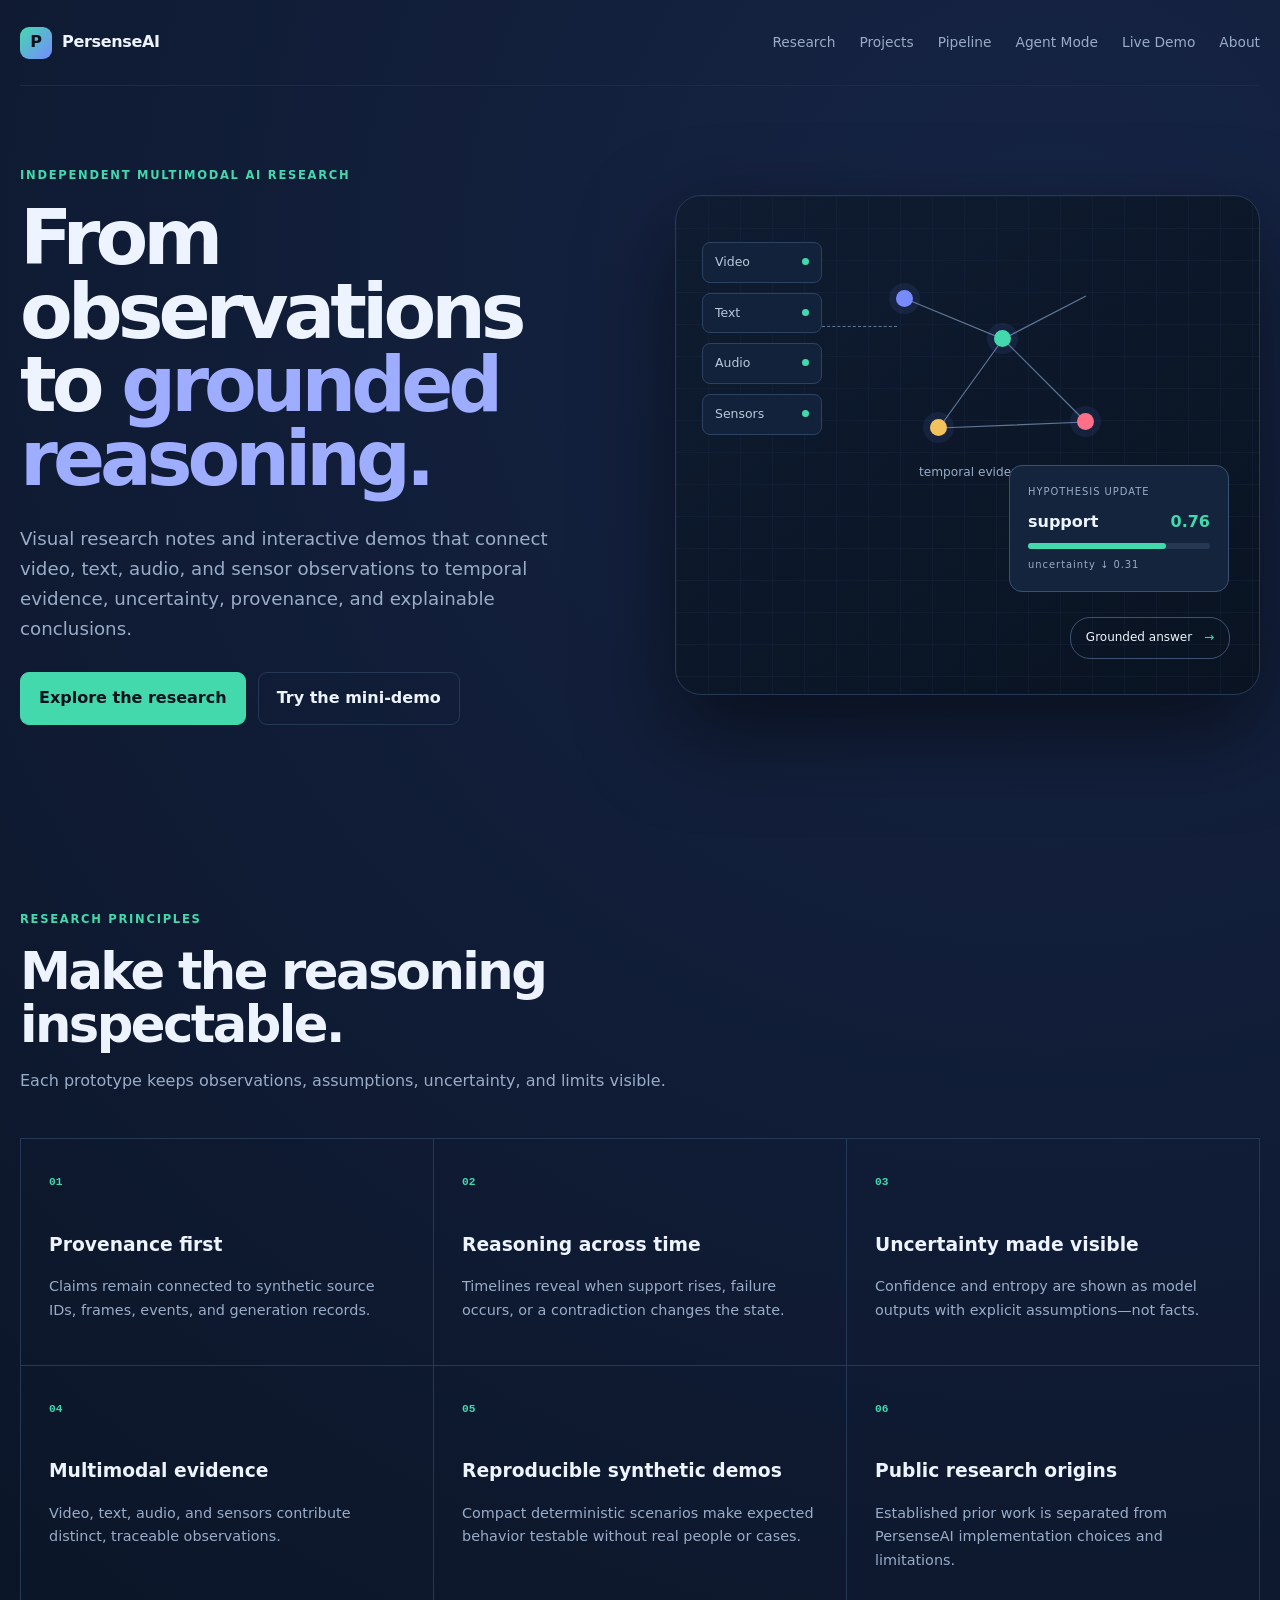
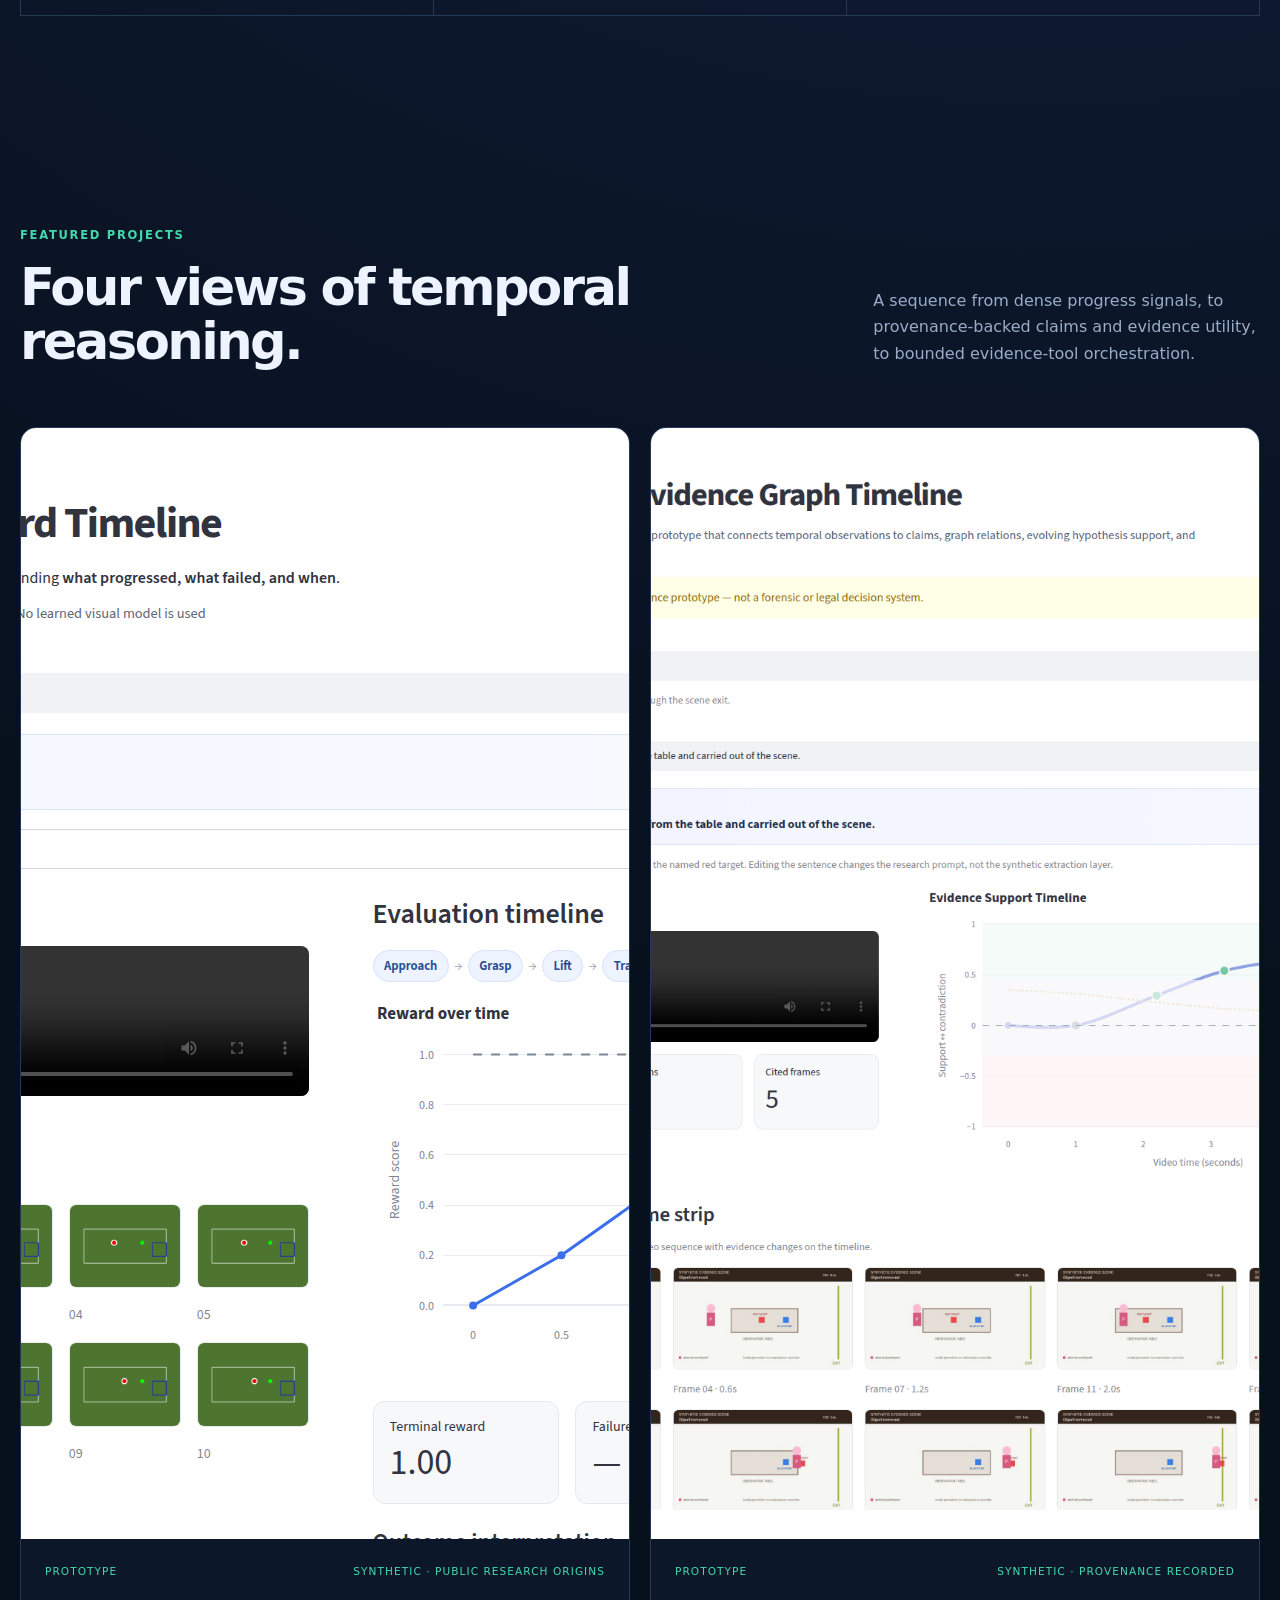
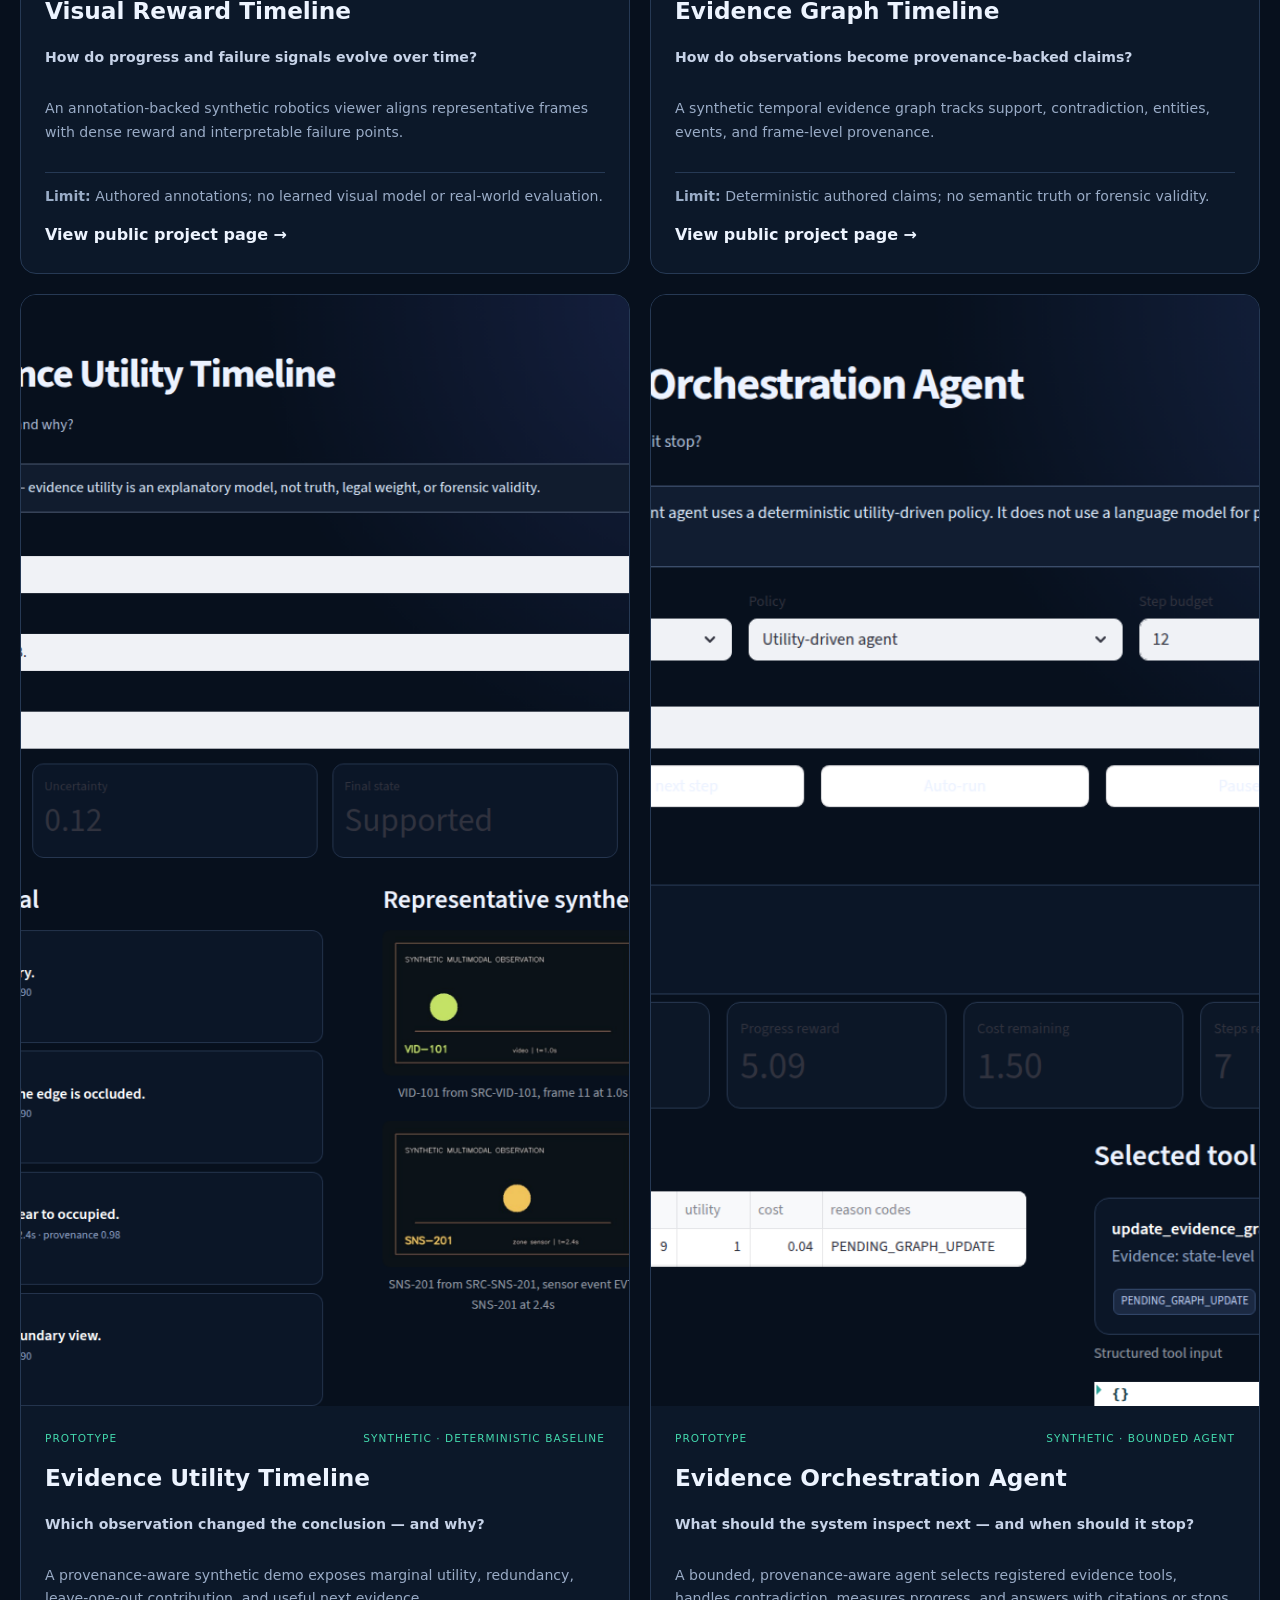
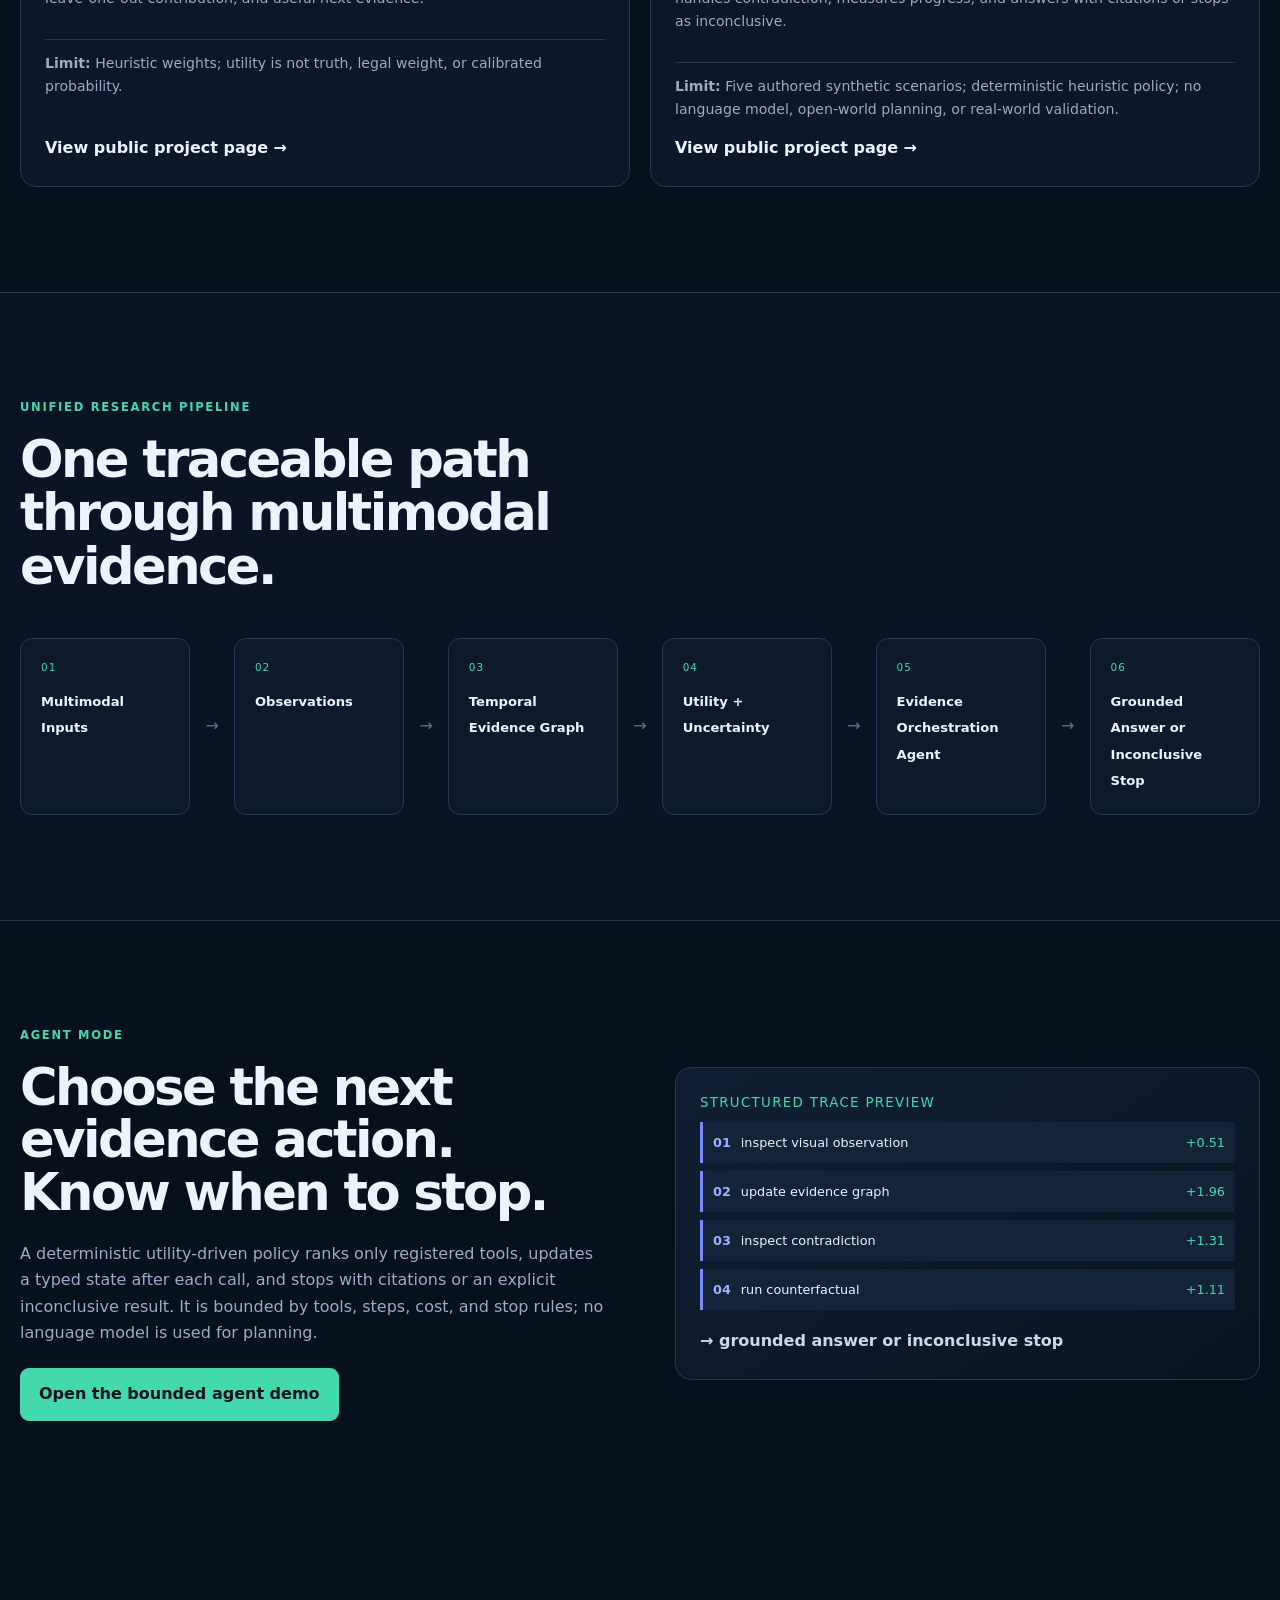
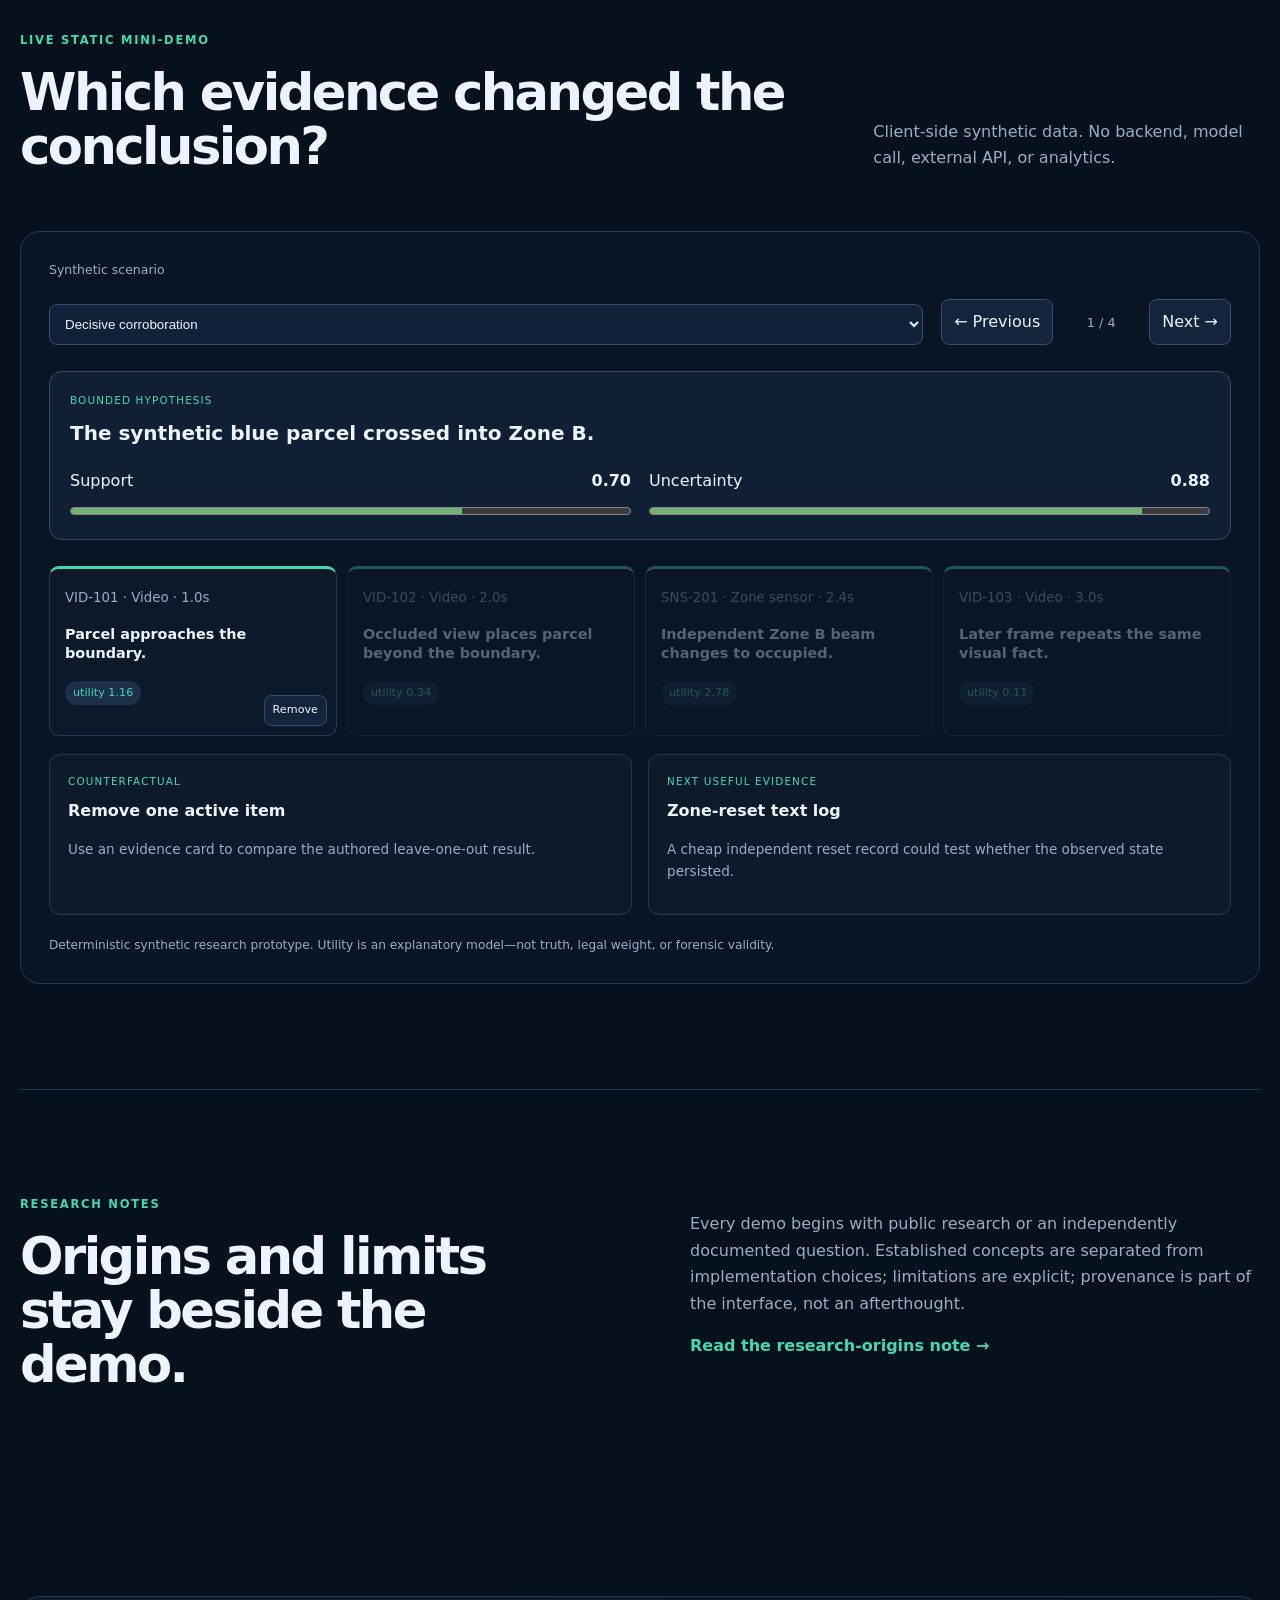
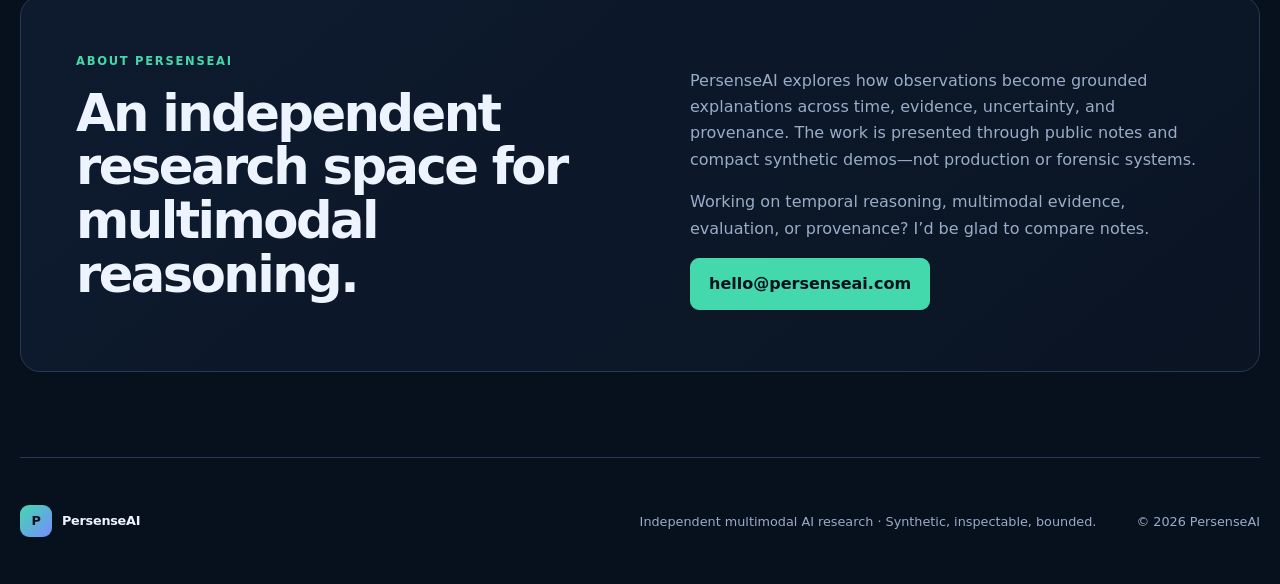
<file: index.html>
<!doctype html>
<html lang="en">
<head>
  <meta charset="utf-8">
  <meta name="viewport" content="width=device-width,initial-scale=1">
  <title>PersenseAI | Independent Multimodal AI Research</title>
  <meta name="description" content="PersenseAI explores how multimodal observations become grounded explanations through temporal evidence graphs, utility, uncertainty, and bounded evidence agents.">
  <meta name="theme-color" content="#07101d">
  <link rel="canonical" href="https://persenseai.com/">
  <meta property="og:type" content="website"><meta property="og:url" content="https://persenseai.com/">
  <meta property="og:title" content="PersenseAI | From observations to grounded reasoning">
  <meta property="og:description" content="Independent multimodal AI research across temporal evidence, utility, uncertainty, provenance, and bounded agents.">
  <meta property="og:image" content="https://persenseai.com/assets/og/persenseai-social.png"><meta property="og:image:width" content="1200"><meta property="og:image:height" content="630">
  <meta name="twitter:card" content="summary_large_image"><meta name="twitter:title" content="PersenseAI | From observations to grounded reasoning"><meta name="twitter:description" content="Independent multimodal AI research across temporal evidence, uncertainty, provenance, and bounded agents."><meta name="twitter:image" content="https://persenseai.com/assets/og/persenseai-social.png">
  <link rel="icon" href="assets/brand/favicon.svg" type="image/svg+xml">
  <link rel="stylesheet" href="styles.css">
  <script type="application/ld+json">{"@context":"https://schema.org","@type":"WebSite","name":"PersenseAI","url":"https://persenseai.com/","description":"Independent multimodal AI research notes and synthetic demos.","hasPart":[{"@type":"CreativeWork","name":"Visual Reward Timeline","url":"https://persenseai.com/projects/visual-reward-timeline.html"},{"@type":"CreativeWork","name":"Evidence Graph Timeline","url":"https://persenseai.com/projects/evidence-graph-timeline.html"},{"@type":"CreativeWork","name":"Evidence Utility Timeline","url":"https://persenseai.com/projects/evidence-utility-timeline.html"},{"@type":"SoftwareSourceCode","name":"Evidence Orchestration Agent","url":"https://persenseai.com/projects/evidence-orchestration-agent.html"}]}</script>
</head>
<body>
  <a class="skip-link" href="#content">Skip to content</a>
  <header class="site-header shell">
    <a class="brand" href="#top" aria-label="PersenseAI home"><span class="brand-mark" aria-hidden="true">P</span>PersenseAI</a>
    <button class="nav-toggle" aria-expanded="false" aria-controls="nav">Menu</button>
    <nav id="nav" aria-label="Primary navigation"><a href="#research">Research</a><a href="#projects">Projects</a><a href="#pipeline">Pipeline</a><a href="#agent-mode">Agent Mode</a><a href="#demo">Live Demo</a><a href="#about">About</a></nav>
  </header>
  <main id="content">
    <section class="hero shell" id="top">
      <div class="hero-copy reveal"><p class="eyebrow">Independent Multimodal AI Research</p><h1>From observations to <span>grounded reasoning.</span></h1><p class="lede">Visual research notes and interactive demos that connect video, text, audio, and sensor observations to temporal evidence, uncertainty, provenance, and explainable conclusions.</p><div class="actions"><a class="button primary" href="#projects">Explore the research</a><a class="button ghost" href="#demo">Try the mini-demo</a></div></div>
      <div class="reasoning-visual reveal" aria-label="Multimodal reasoning pipeline illustration">
        <div class="modality-stack"><span>Video <i></i></span><span>Text <i></i></span><span>Audio <i></i></span><span>Sensors <i></i></span></div>
        <div class="flow-line" aria-hidden="true"></div>
        <div class="graph-stage"><span class="node n1"></span><span class="node n2"></span><span class="node n3"></span><span class="node n4"></span><svg viewBox="0 0 280 220" aria-hidden="true"><path d="M45 45L142 85L225 42M142 85L78 174M142 85L225 168M78 174L225 168"/></svg><b>temporal evidence graph</b></div>
        <div class="hypothesis-card"><small>HYPOTHESIS UPDATE</small><strong>support <em>0.76</em></strong><span><i style="width:76%"></i></span><small>uncertainty ↓ 0.31</small></div>
        <div class="answer-chip">Grounded answer <span>→</span></div>
      </div>
    </section>

    <section class="section shell" id="research"><div class="section-head"><p class="eyebrow">Research principles</p><h2>Make the reasoning inspectable.</h2><p>Each prototype keeps observations, assumptions, uncertainty, and limits visible.</p></div><div class="principle-grid">
      <article><b>01</b><h3>Provenance first</h3><p>Claims remain connected to synthetic source IDs, frames, events, and generation records.</p></article><article><b>02</b><h3>Reasoning across time</h3><p>Timelines reveal when support rises, failure occurs, or a contradiction changes the state.</p></article><article><b>03</b><h3>Uncertainty made visible</h3><p>Confidence and entropy are shown as model outputs with explicit assumptions—not facts.</p></article><article><b>04</b><h3>Multimodal evidence</h3><p>Video, text, audio, and sensors contribute distinct, traceable observations.</p></article><article><b>05</b><h3>Reproducible synthetic demos</h3><p>Compact deterministic scenarios make expected behavior testable without real people or cases.</p></article><article><b>06</b><h3>Public research origins</h3><p>Established prior work is separated from PersenseAI implementation choices and limitations.</p></article>
    </div></section>

    <section class="section shell" id="projects"><div class="section-head split"><div><p class="eyebrow">Featured projects</p><h2>Four views of temporal reasoning.</h2></div><p>A sequence from dense progress signals, to provenance-backed claims and evidence utility, to bounded evidence-tool orchestration.</p></div><div id="project-grid" class="project-grid" aria-live="polite"><noscript>Project cards require JavaScript. Open the project pages from the sitemap.</noscript></div></section>

    <section class="section pipeline-section" id="pipeline"><div class="shell"><div class="section-head"><p class="eyebrow">Unified research pipeline</p><h2>One traceable path through multimodal evidence.</h2></div><div class="pipeline-flow" aria-label="Multimodal Inputs to Observations to Temporal Evidence Graph to Utility and Uncertainty to Evidence Orchestration Agent to Grounded Answer or Inconclusive Stop"><div><small>01</small><strong>Multimodal<br>Inputs</strong></div><i>→</i><div><small>02</small><strong>Observations</strong></div><i>→</i><div><small>03</small><strong>Temporal<br>Evidence Graph</strong></div><i>→</i><div><small>04</small><strong>Utility +<br>Uncertainty</strong></div><i>→</i><div><small>05</small><strong>Evidence<br>Orchestration Agent</strong></div><i>→</i><div><small>06</small><strong>Grounded Answer or<br>Inconclusive Stop</strong></div></div></div></section>

    <section class="section shell agent-mode-preview" id="agent-mode"><div><p class="eyebrow">Agent Mode</p><h2>Choose the next evidence action. Know when to stop.</h2><p>A deterministic utility-driven policy ranks only registered tools, updates a typed state after each call, and stops with citations or an explicit inconclusive result. It is bounded by tools, steps, cost, and stop rules; no language model is used for planning.</p><a class="button primary" href="projects/evidence-orchestration-agent.html#agent-demo">Open the bounded agent demo</a></div><div class="agent-preview-trace" aria-label="Example structured agent trace"><small>STRUCTURED TRACE PREVIEW</small><span><b>01</b> inspect visual observation <em>+0.51</em></span><span><b>02</b> update evidence graph <em>+1.96</em></span><span><b>03</b> inspect contradiction <em>+1.31</em></span><span><b>04</b> run counterfactual <em>+1.11</em></span><strong>→ grounded answer or inconclusive stop</strong></div></section>

    <section class="section shell" id="demo"><div class="section-head split"><div><p class="eyebrow">Live static mini-demo</p><h2>Which evidence changed the conclusion?</h2></div><p>Client-side synthetic data. No backend, model call, external API, or analytics.</p></div><div class="demo-shell">
      <div class="demo-controls"><label for="demo-scenario">Synthetic scenario</label><select id="demo-scenario"></select><div class="step-controls"><button id="demo-prev" type="button">← Previous</button><span id="demo-step-label" aria-live="polite"></span><button id="demo-next" type="button">Next →</button></div></div>
      <div class="demo-hypothesis"><small>BOUNDED HYPOTHESIS</small><strong id="demo-hypothesis"></strong><div class="metric-row"><div><span>Support</span><b id="demo-support"></b><meter id="support-meter" min="0" max="1"></meter></div><div><span>Uncertainty</span><b id="demo-uncertainty"></b><meter id="uncertainty-meter" min="0" max="1"></meter></div></div></div>
      <div id="demo-stream" class="demo-stream"></div>
      <div class="demo-result"><div><small>COUNTERFACTUAL</small><strong id="demo-counterfactual"></strong><p id="demo-counterfactual-copy"></p></div><div><small>NEXT USEFUL EVIDENCE</small><strong id="demo-next-evidence"></strong><p id="demo-next-copy"></p></div></div>
      <p class="disclaimer">Deterministic synthetic research prototype. Utility is an explanatory model—not truth, legal weight, or forensic validity.</p>
    </div></section>

    <section class="section shell notes-layout" id="notes"><div><p class="eyebrow">Research notes</p><h2>Origins and limits stay beside the demo.</h2></div><div class="notes-copy"><p>Every demo begins with public research or an independently documented question. Established concepts are separated from implementation choices; limitations are explicit; provenance is part of the interface, not an afterthought.</p><a class="text-link" href="notes/research-origins.html">Read the research-origins note →</a></div></section>
    <section class="section shell about" id="about"><div><p class="eyebrow">About PersenseAI</p><h2>An independent research space for multimodal reasoning.</h2></div><div><p>PersenseAI explores how observations become grounded explanations across time, evidence, uncertainty, and provenance. The work is presented through public notes and compact synthetic demos—not production or forensic systems.</p><p>Working on temporal reasoning, multimodal evidence, evaluation, or provenance? I’d be glad to compare notes.</p><a class="button primary" href="mailto:hello@persenseai.com">hello@persenseai.com</a></div></section>
  </main>
  <footer class="shell"><a class="brand" href="#top"><span class="brand-mark">P</span>PersenseAI</a><p>Independent multimodal AI research · Synthetic, inspectable, bounded.</p><p>© 2026 PersenseAI</p></footer>
  <script src="js/site.js" defer></script><script src="js/evidence-utility-demo.js" defer></script>
</body></html>
</file>
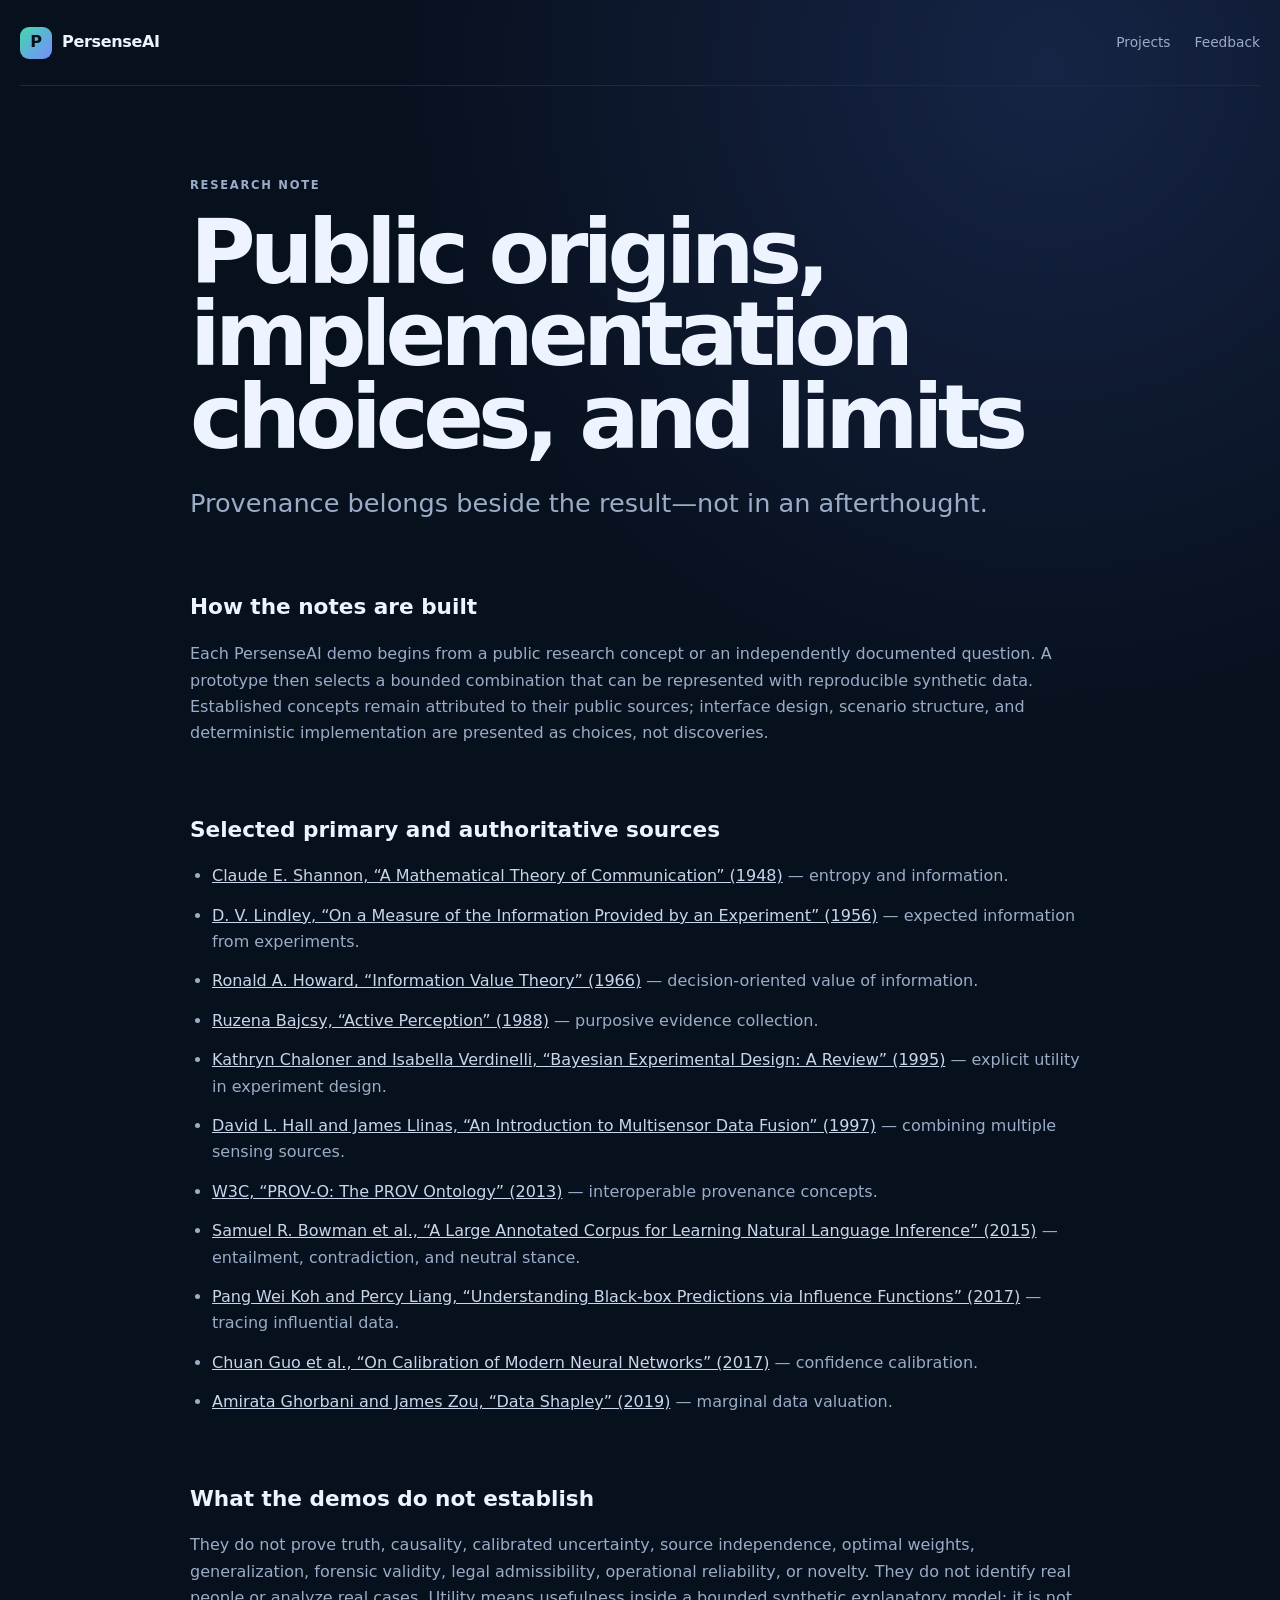
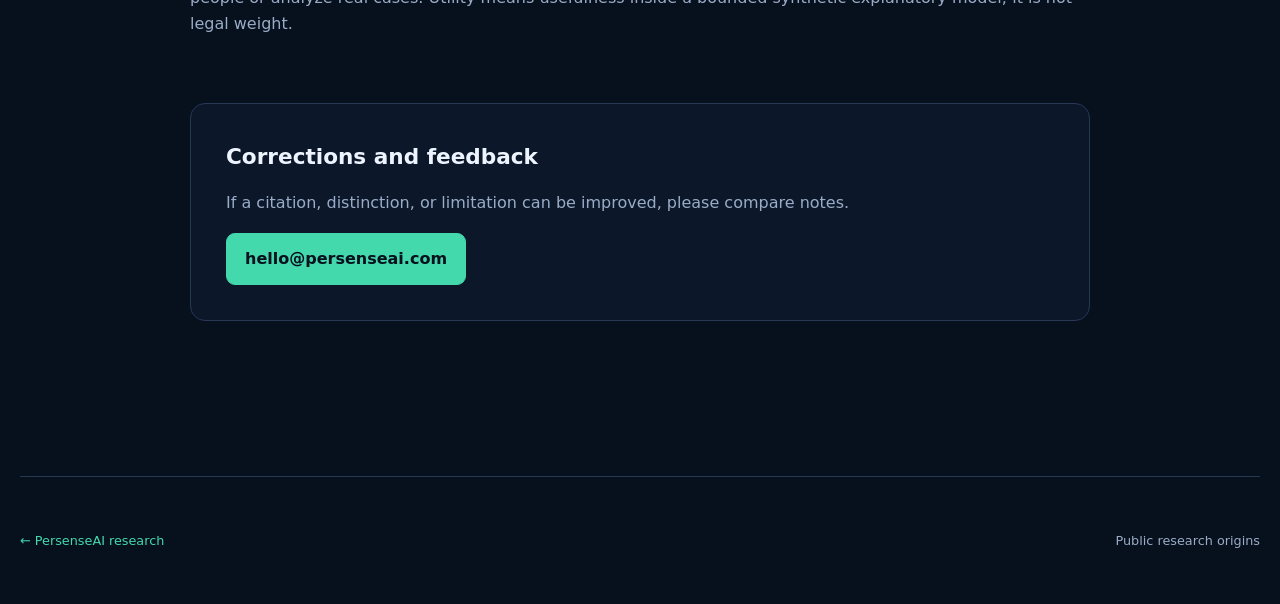
<file: notes/research-origins.html>
<!doctype html><html lang="en"><head><meta charset="utf-8"><meta name="viewport" content="width=device-width,initial-scale=1"><title>Research Origins | PersenseAI</title><meta name="description" content="Public research origins and explicit implementation boundaries for PersenseAI synthetic demos."><link rel="canonical" href="https://persenseai.com/notes/research-origins.html"><meta property="og:type" content="article"><meta property="og:title" content="Research Origins | PersenseAI"><meta property="og:image" content="https://persenseai.com/assets/og/persenseai-social.png"><link rel="icon" href="../assets/brand/favicon.svg" type="image/svg+xml"><link rel="stylesheet" href="../styles.css"></head><body><a class="skip-link" href="#content">Skip to content</a><header class="site-header shell"><a class="brand" href="../index.html"><span class="brand-mark">P</span>PersenseAI</a><nav><a href="../index.html#projects">Projects</a><a href="mailto:hello@persenseai.com">Feedback</a></nav></header><main id="content" class="project-page prose shell"><p class="eyebrow">Research note</p><h1>Public origins, implementation choices, and limits</h1><p class="project-question">Provenance belongs beside the result—not in an afterthought.</p><section><h2>How the notes are built</h2><p>Each PersenseAI demo begins from a public research concept or an independently documented question. A prototype then selects a bounded combination that can be represented with reproducible synthetic data. Established concepts remain attributed to their public sources; interface design, scenario structure, and deterministic implementation are presented as choices, not discoveries.</p></section><section><h2>Selected primary and authoritative sources</h2><ul class="source-list"><li><a href="https://doi.org/10.1002/j.1538-7305.1948.tb00917.x">Claude E. Shannon, “A Mathematical Theory of Communication” (1948)</a> — entropy and information.</li><li><a href="https://www.jstor.org/stable/2237191">D. V. Lindley, “On a Measure of the Information Provided by an Experiment” (1956)</a> — expected information from experiments.</li><li><a href="https://doi.org/10.1109/TSSC.1966.300074">Ronald A. Howard, “Information Value Theory” (1966)</a> — decision-oriented value of information.</li><li><a href="https://doi.org/10.1109/5.5968">Ruzena Bajcsy, “Active Perception” (1988)</a> — purposive evidence collection.</li><li><a href="https://doi.org/10.1214/ss/1177009939">Kathryn Chaloner and Isabella Verdinelli, “Bayesian Experimental Design: A Review” (1995)</a> — explicit utility in experiment design.</li><li><a href="https://doi.org/10.1109/5.554205">David L. Hall and James Llinas, “An Introduction to Multisensor Data Fusion” (1997)</a> — combining multiple sensing sources.</li><li><a href="https://www.w3.org/TR/prov-o/">W3C, “PROV-O: The PROV Ontology” (2013)</a> — interoperable provenance concepts.</li><li><a href="https://aclanthology.org/D15-1075/">Samuel R. Bowman et al., “A Large Annotated Corpus for Learning Natural Language Inference” (2015)</a> — entailment, contradiction, and neutral stance.</li><li><a href="https://proceedings.mlr.press/v70/koh17a.html">Pang Wei Koh and Percy Liang, “Understanding Black-box Predictions via Influence Functions” (2017)</a> — tracing influential data.</li><li><a href="https://proceedings.mlr.press/v70/guo17a.html">Chuan Guo et al., “On Calibration of Modern Neural Networks” (2017)</a> — confidence calibration.</li><li><a href="https://proceedings.mlr.press/v97/ghorbani19c.html">Amirata Ghorbani and James Zou, “Data Shapley” (2019)</a> — marginal data valuation.</li></ul></section><section><h2>What the demos do not establish</h2><p>They do not prove truth, causality, calibrated uncertainty, source independence, optimal weights, generalization, forensic validity, legal admissibility, operational reliability, or novelty. They do not identify real people or analyze real cases. Utility means usefulness inside a bounded synthetic explanatory model; it is not legal weight.</p></section><section class="project-cta"><h2>Corrections and feedback</h2><p>If a citation, distinction, or limitation can be improved, please compare notes.</p><a class="button primary" href="mailto:hello@persenseai.com">hello@persenseai.com</a></section></main><footer class="shell"><a href="../index.html">← PersenseAI research</a><p>Public research origins</p></footer></body></html>
</file>
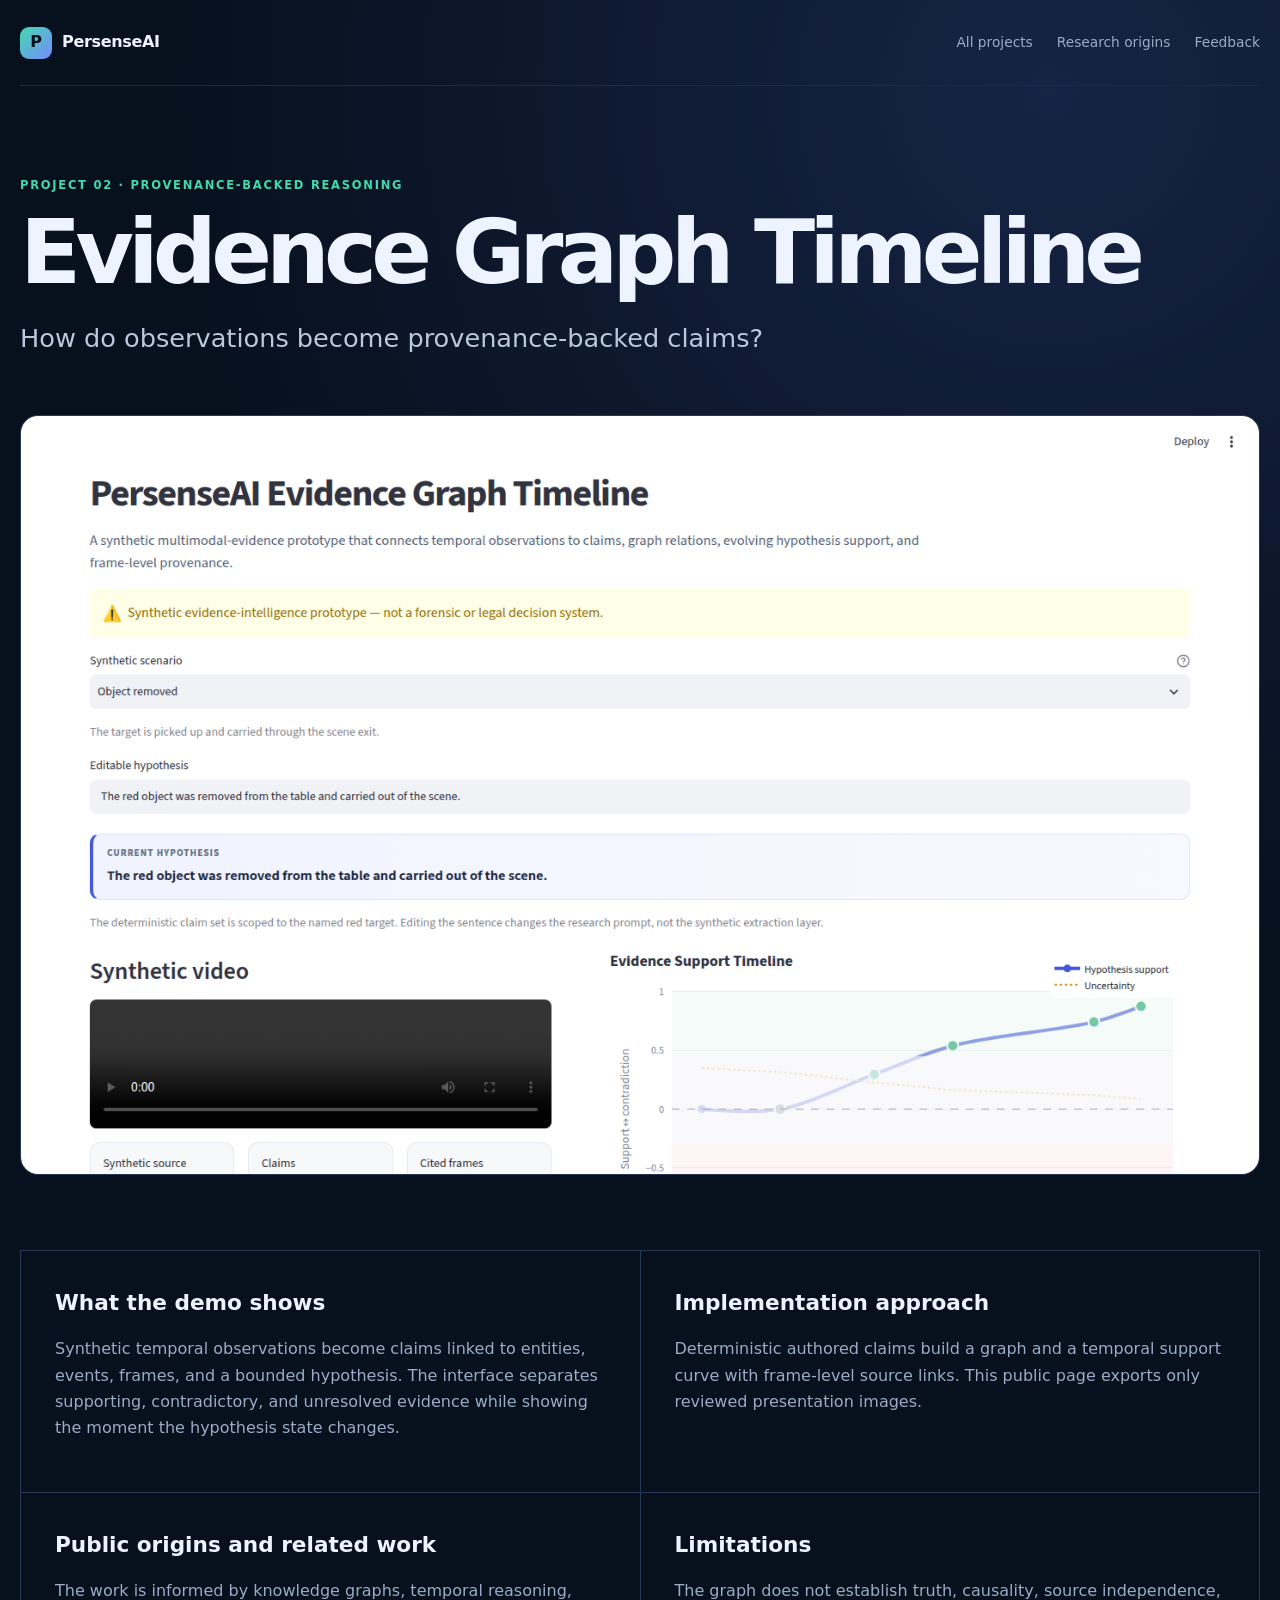
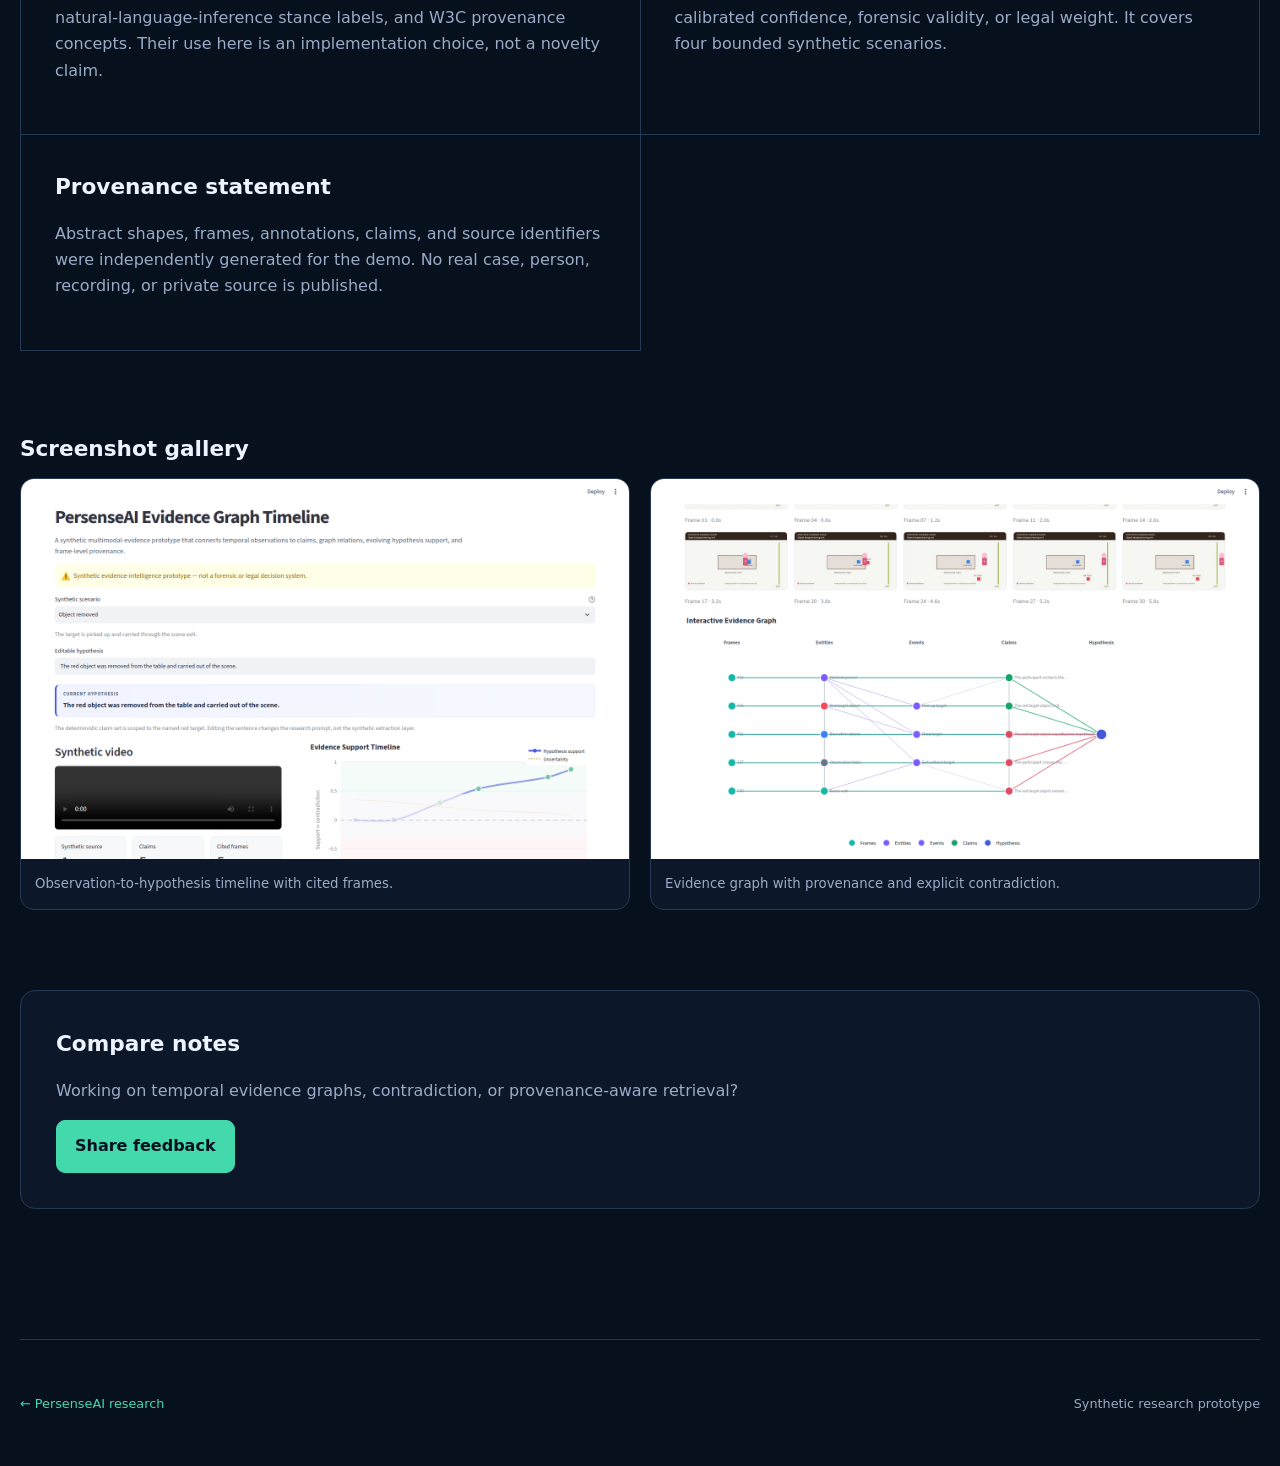
<file: projects/evidence-graph-timeline.html>
<!doctype html><html lang="en"><head><meta charset="utf-8"><meta name="viewport" content="width=device-width,initial-scale=1"><title>Evidence Graph Timeline | PersenseAI</title><meta name="description" content="A synthetic temporal evidence graph connecting observations, claims, provenance, support, and contradiction."><link rel="canonical" href="https://persenseai.com/projects/evidence-graph-timeline.html"><meta property="og:type" content="article"><meta property="og:title" content="Evidence Graph Timeline | PersenseAI"><meta property="og:description" content="How do observations become provenance-backed claims?"><meta property="og:image" content="https://persenseai.com/assets/og/persenseai-social.png"><meta name="twitter:card" content="summary_large_image"><link rel="icon" href="../assets/brand/favicon.svg" type="image/svg+xml"><link rel="stylesheet" href="../styles.css"><script type="application/ld+json">{"@context":"https://schema.org","@type":"CreativeWork","name":"Evidence Graph Timeline","url":"https://persenseai.com/projects/evidence-graph-timeline.html","isPartOf":{"@type":"WebSite","name":"PersenseAI","url":"https://persenseai.com/"}}</script></head><body><a class="skip-link" href="#content">Skip to content</a><header class="site-header shell"><a class="brand" href="../index.html"><span class="brand-mark">P</span>PersenseAI</a><nav aria-label="Project navigation"><a href="../index.html#projects">All projects</a><a href="../notes/research-origins.html">Research origins</a><a href="mailto:hello@persenseai.com">Feedback</a></nav></header><main id="content" class="project-page shell"><p class="eyebrow">Project 02 · Provenance-backed reasoning</p><h1>Evidence Graph Timeline</h1><p class="project-question">How do observations become provenance-backed claims?</p><img class="project-hero-image" src="../assets/projects/evidence-graph/overview.png" alt="Synthetic Evidence Graph Timeline showing hypothesis support and representative frames" width="1440" height="1500"><div class="project-details"><section><h2>What the demo shows</h2><p>Synthetic temporal observations become claims linked to entities, events, frames, and a bounded hypothesis. The interface separates supporting, contradictory, and unresolved evidence while showing the moment the hypothesis state changes.</p></section><section><h2>Implementation approach</h2><p>Deterministic authored claims build a graph and a temporal support curve with frame-level source links. This public page exports only reviewed presentation images.</p></section><section><h2>Public origins and related work</h2><p>The work is informed by knowledge graphs, temporal reasoning, natural-language-inference stance labels, and W3C provenance concepts. Their use here is an implementation choice, not a novelty claim.</p></section><section><h2>Limitations</h2><p>The graph does not establish truth, causality, source independence, calibrated confidence, forensic validity, or legal weight. It covers four bounded synthetic scenarios.</p></section><section><h2>Provenance statement</h2><p>Abstract shapes, frames, annotations, claims, and source identifiers were independently generated for the demo. No real case, person, recording, or private source is published.</p></section></div><section class="gallery"><h2>Screenshot gallery</h2><div><figure><img src="../assets/projects/evidence-graph/overview.png" alt="Synthetic supported hypothesis timeline" loading="lazy"><figcaption>Observation-to-hypothesis timeline with cited frames.</figcaption></figure><figure><img src="../assets/projects/evidence-graph/provenance.png" alt="Synthetic evidence graph and provenance-linked claims" loading="lazy"><figcaption>Evidence graph with provenance and explicit contradiction.</figcaption></figure></div></section><section class="project-cta"><h2>Compare notes</h2><p>Working on temporal evidence graphs, contradiction, or provenance-aware retrieval?</p><a class="button primary" href="mailto:hello@persenseai.com">Share feedback</a></section></main><footer class="shell"><a href="../index.html">← PersenseAI research</a><p>Synthetic research prototype</p></footer></body></html>
</file>
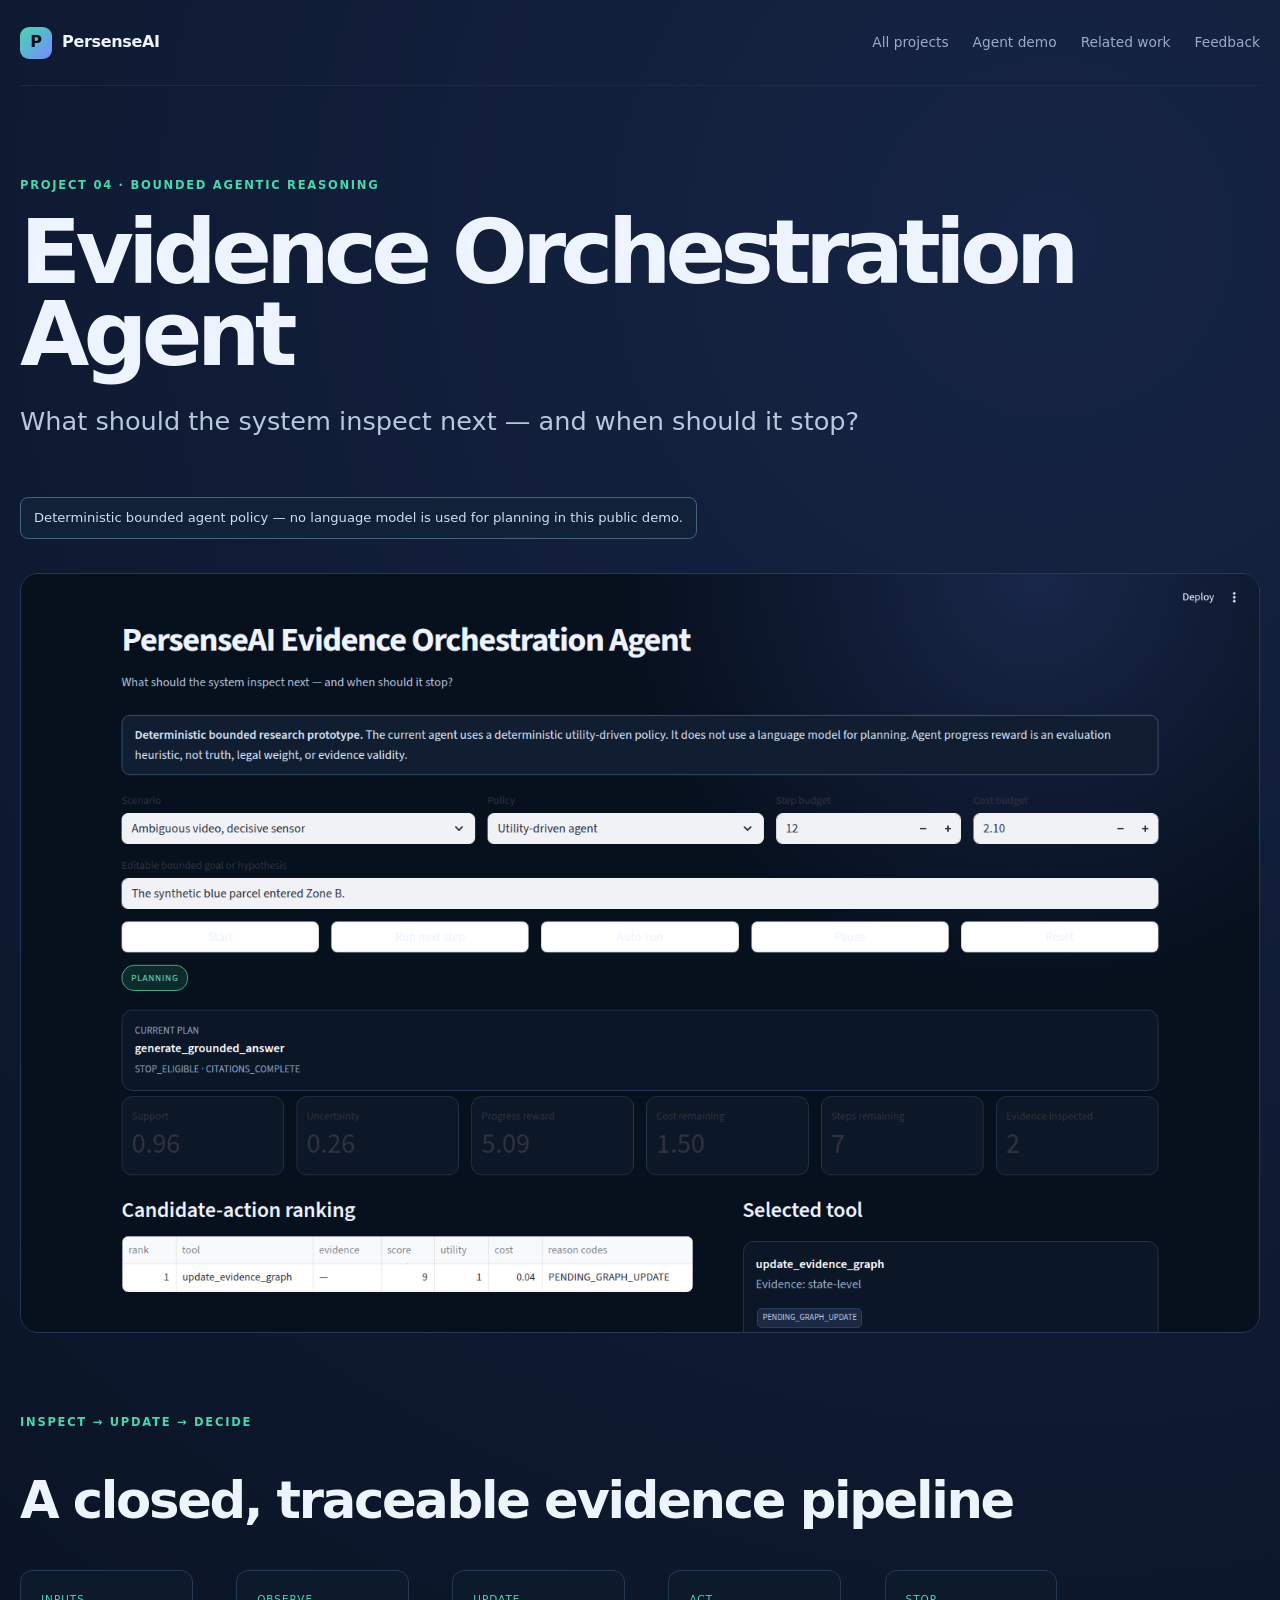
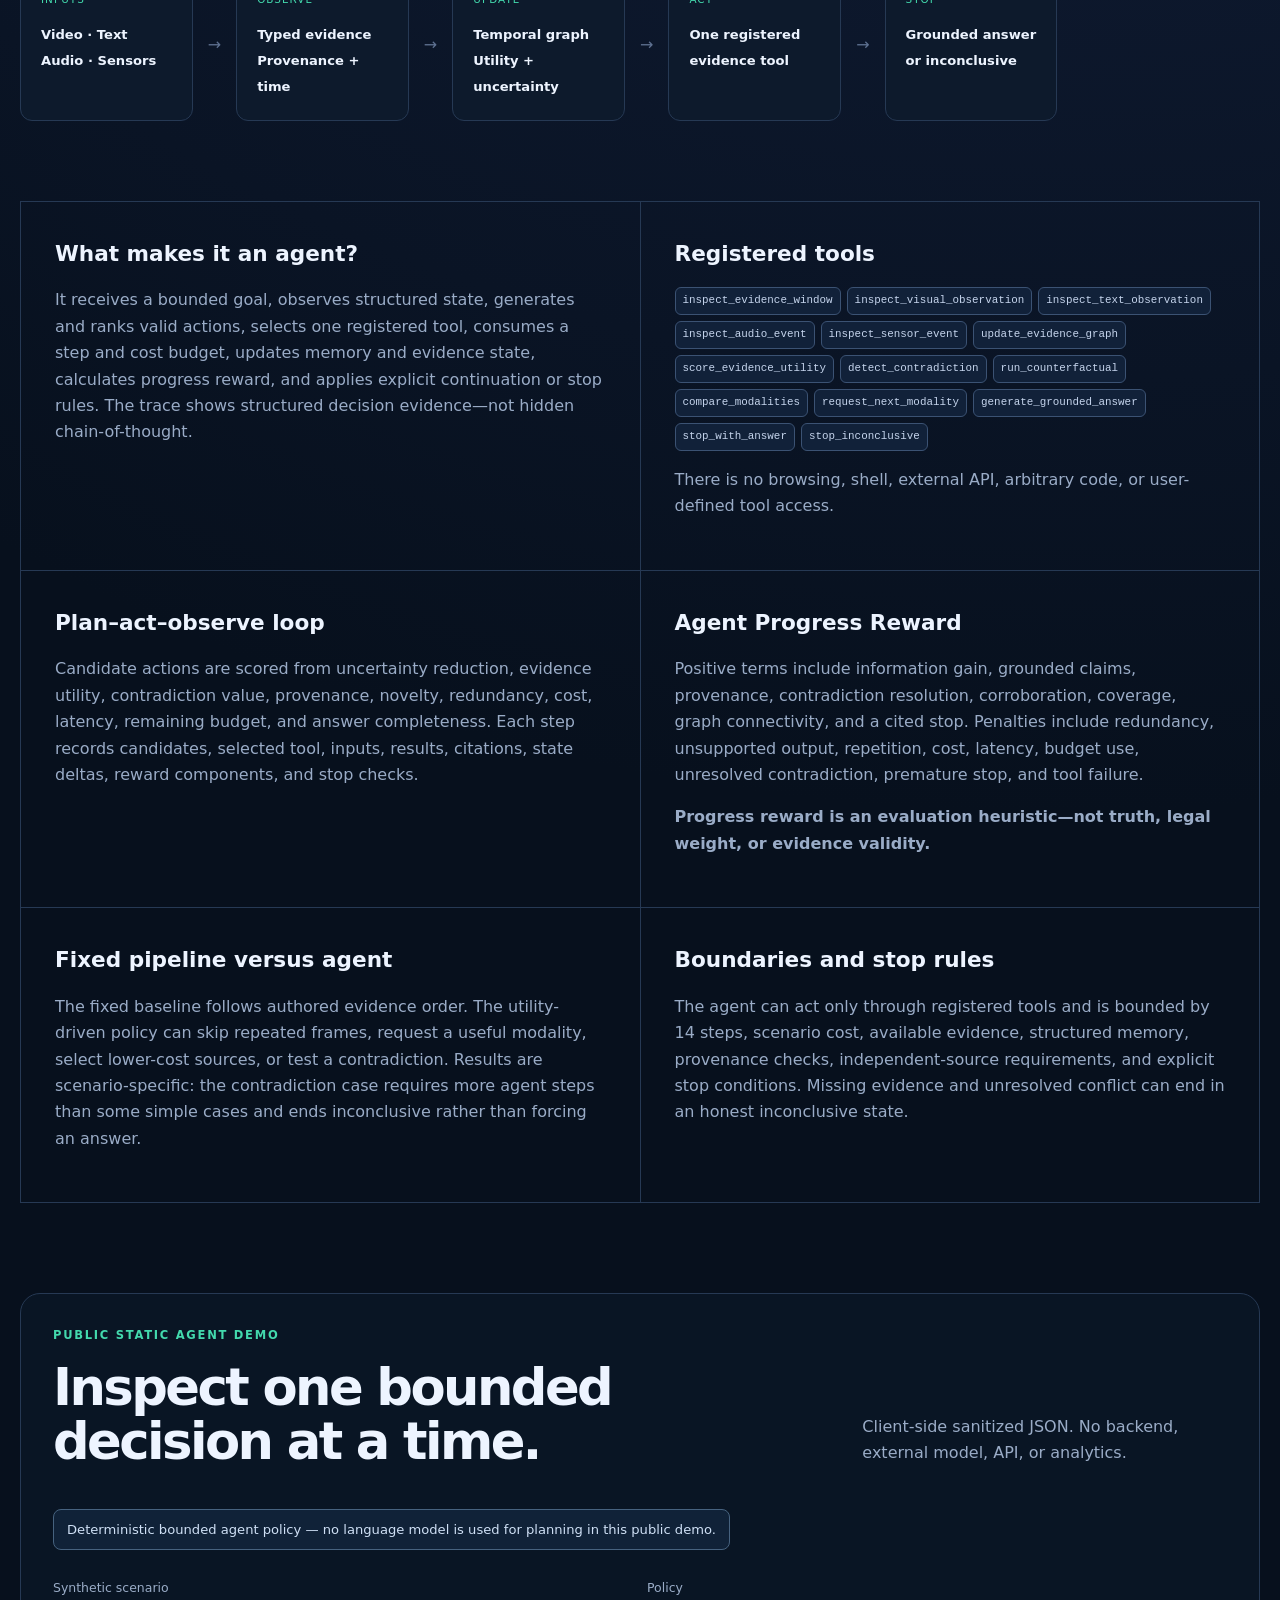
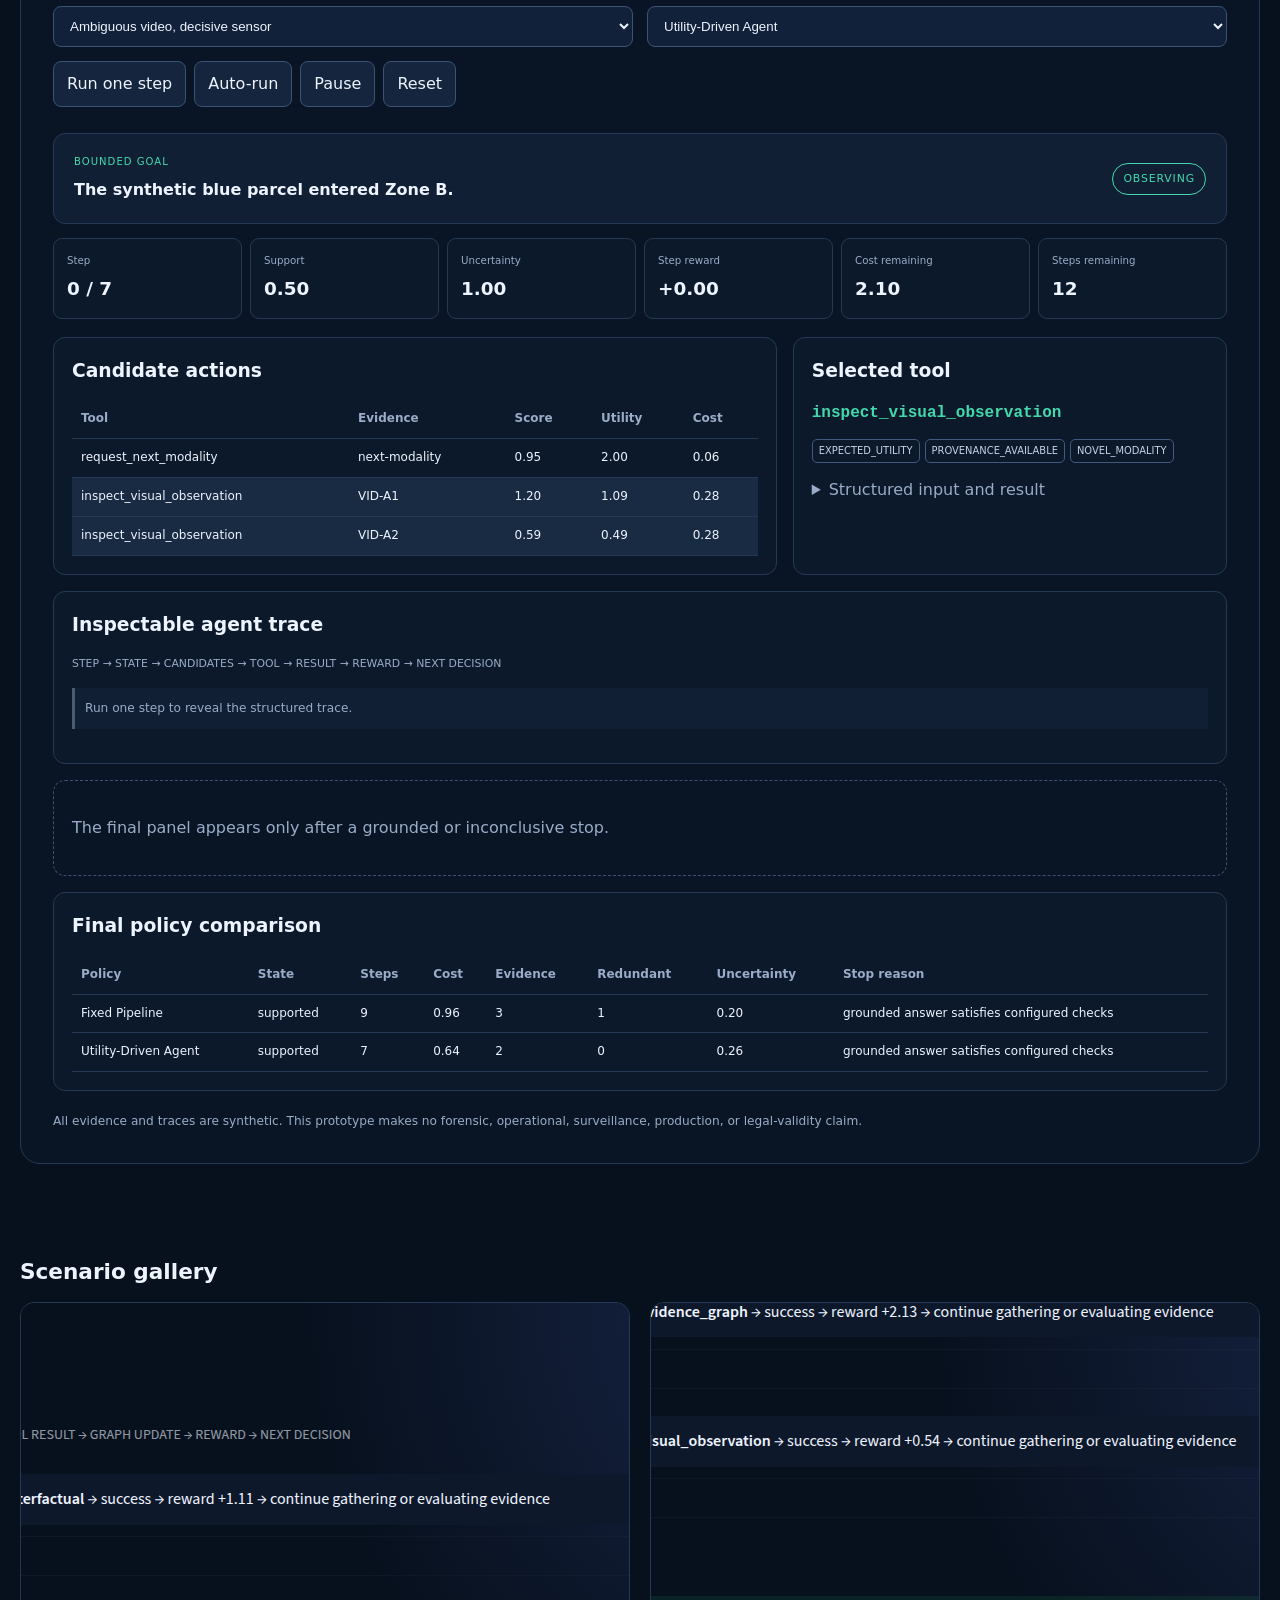
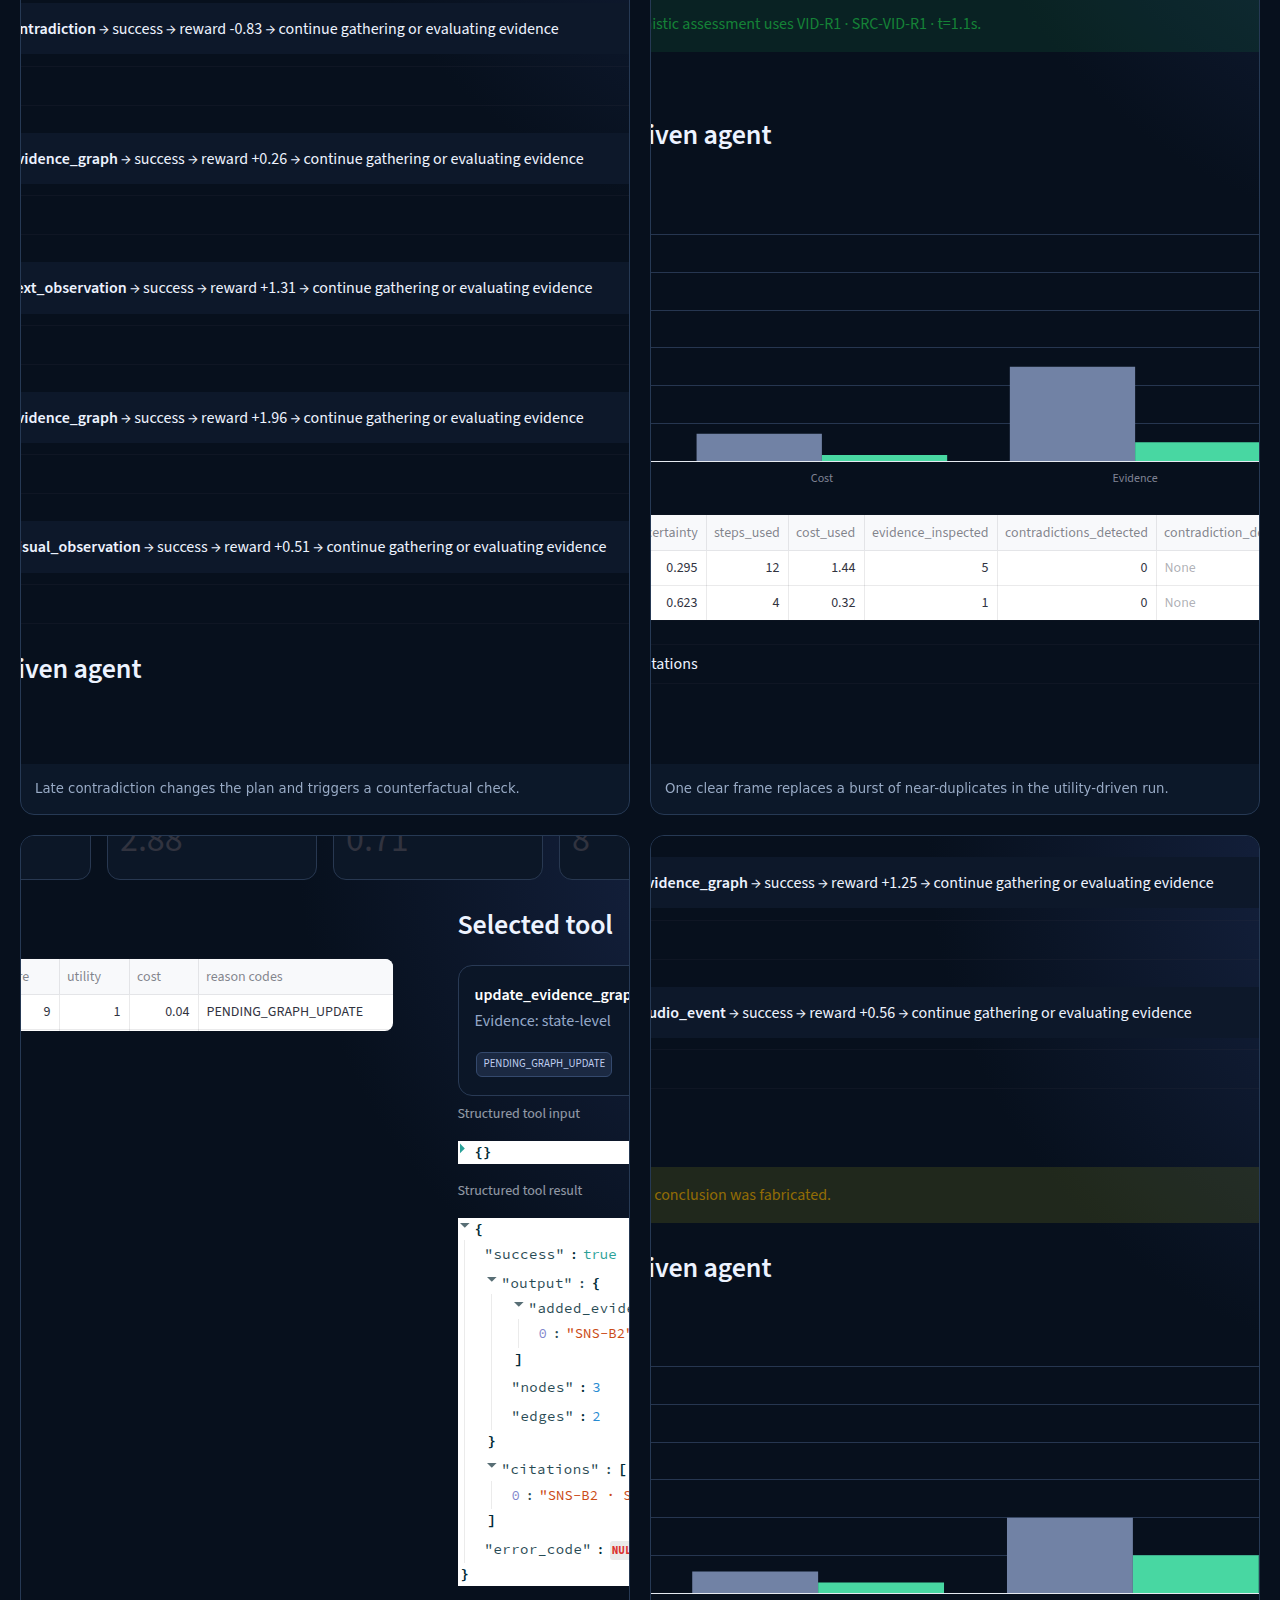
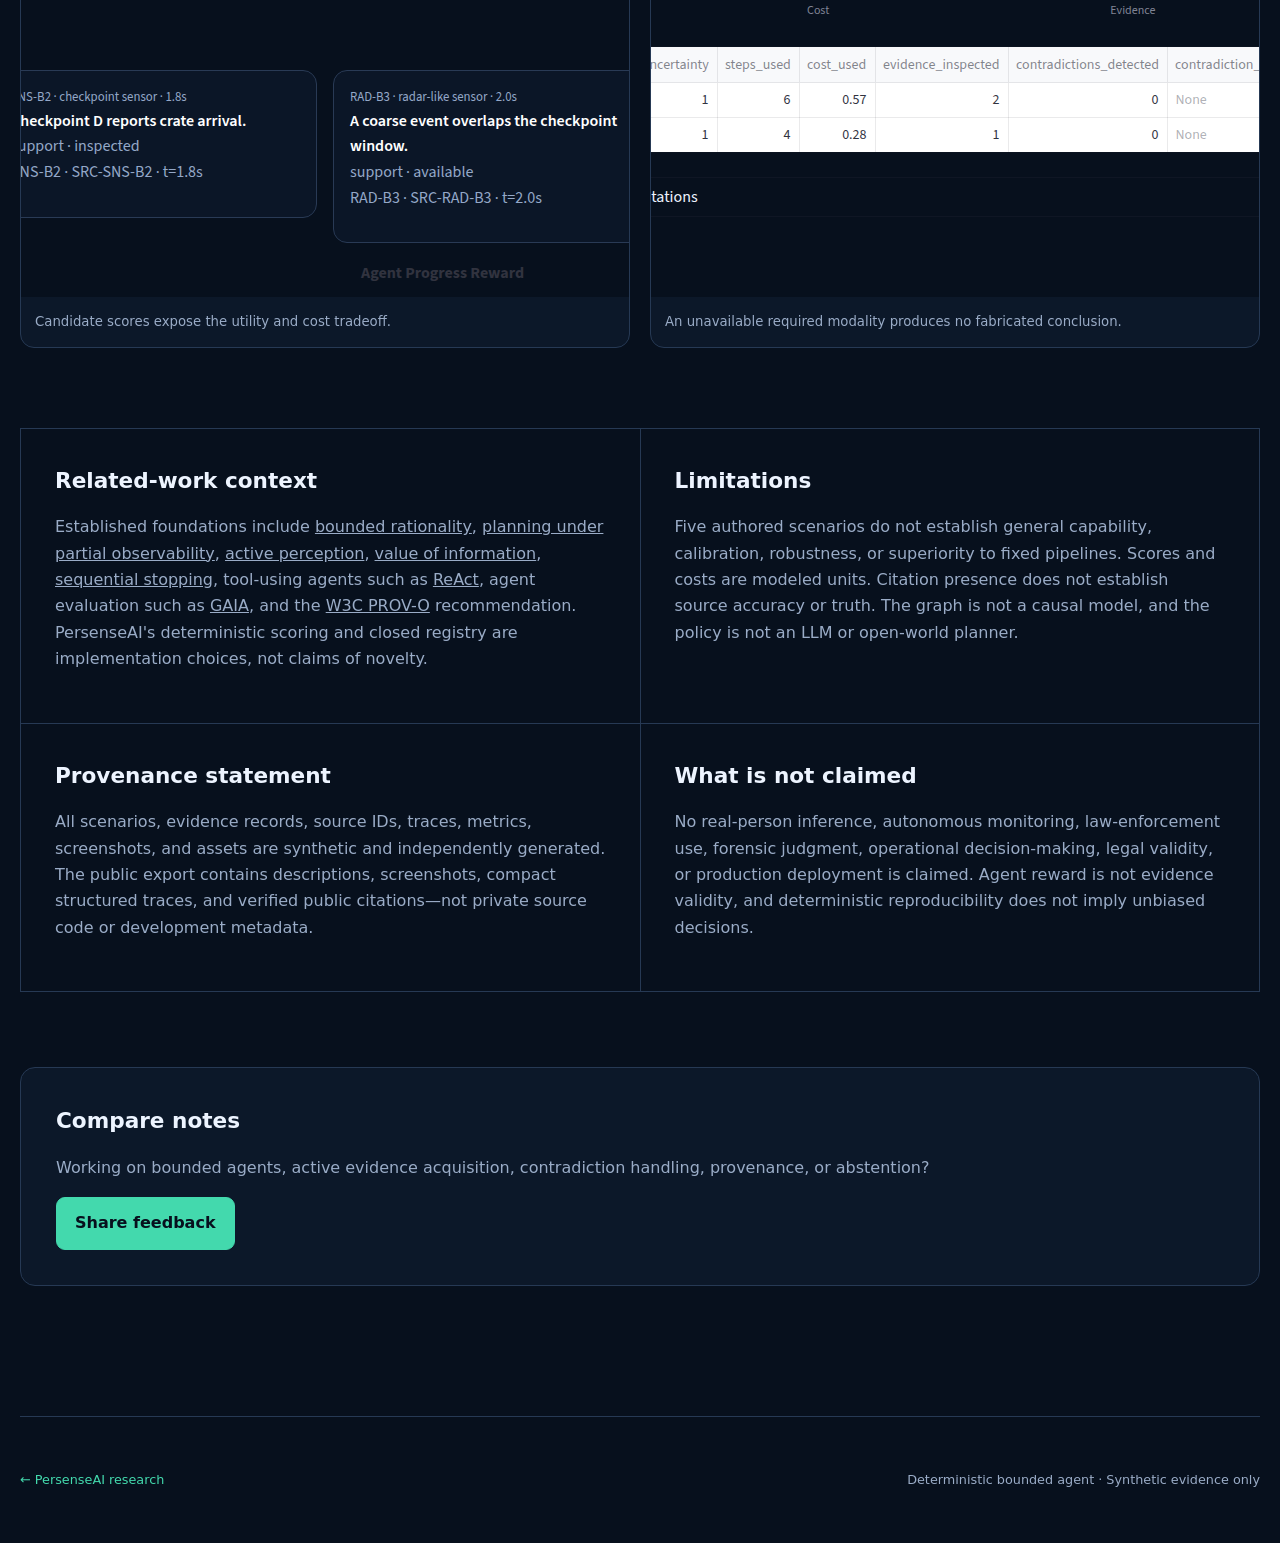
<file: projects/evidence-orchestration-agent.html>
<!doctype html>
<html lang="en">
<head>
  <meta charset="utf-8">
  <meta name="viewport" content="width=device-width,initial-scale=1">
  <title>Evidence Orchestration Agent | PersenseAI</title>
  <meta name="description" content="A browser-based synthetic demo of a bounded, provenance-aware agent that selects evidence tools and decides when to answer or stop as inconclusive.">
  <link rel="canonical" href="https://persenseai.com/projects/evidence-orchestration-agent.html">
  <meta property="og:type" content="article"><meta property="og:url" content="https://persenseai.com/projects/evidence-orchestration-agent.html">
  <meta property="og:title" content="Evidence Orchestration Agent | PersenseAI"><meta property="og:description" content="What should the system inspect next — and when should it stop?">
  <meta property="og:image" content="https://persenseai.com/assets/projects/evidence-orchestration-agent/overview.png"><meta property="og:image:width" content="1600"><meta property="og:image:height" content="1061">
  <meta name="twitter:card" content="summary_large_image"><meta name="twitter:title" content="Evidence Orchestration Agent | PersenseAI"><meta name="twitter:description" content="A deterministic bounded evidence agent with an inspectable trace."><meta name="twitter:image" content="https://persenseai.com/assets/projects/evidence-orchestration-agent/overview.png">
  <link rel="icon" href="../assets/brand/favicon.svg" type="image/svg+xml"><link rel="stylesheet" href="../styles.css">
  <script type="application/ld+json">{"@context":"https://schema.org","@type":"SoftwareSourceCode","name":"Evidence Orchestration Agent","description":"A deterministic bounded synthetic evidence agent demonstration.","url":"https://persenseai.com/projects/evidence-orchestration-agent.html","isPartOf":{"@type":"WebSite","name":"PersenseAI","url":"https://persenseai.com/"},"programmingLanguage":["HTML","CSS","JavaScript"],"isAccessibleForFree":true}</script>
</head>
<body class="project-body">
  <a class="skip-link" href="#content">Skip to content</a>
  <header class="site-header shell"><a class="brand" href="../index.html"><span class="brand-mark" aria-hidden="true">P</span>PersenseAI</a><nav aria-label="Project navigation"><a href="../index.html#projects">All projects</a><a href="#agent-demo">Agent demo</a><a href="#related-work">Related work</a><a href="mailto:hello@persenseai.com">Feedback</a></nav></header>
  <main id="content" class="project-page shell agent-project">
    <p class="eyebrow">Project 04 · Bounded agentic reasoning</p>
    <h1>Evidence Orchestration Agent</h1>
    <p class="project-question">What should the system inspect next — and when should it stop?</p>
    <div class="agent-label">Deterministic bounded agent policy — no language model is used for planning in this public demo.</div>
    <img class="project-hero-image" src="../assets/projects/evidence-orchestration-agent/overview.png" alt="Dark Evidence Orchestration Agent dashboard showing a bounded plan, metrics, candidate ranking, and selected tool" width="1600" height="1061">

    <section class="agent-pipeline" aria-labelledby="pipeline-title"><p class="eyebrow">Inspect → update → decide</p><h2 id="pipeline-title">A closed, traceable evidence pipeline</h2><div class="pipeline-flow agent-flow" aria-label="Evidence orchestration pipeline"><div><small>Inputs</small><strong>Video · Text<br>Audio · Sensors</strong></div><i>→</i><div><small>Observe</small><strong>Typed evidence<br>Provenance + time</strong></div><i>→</i><div><small>Update</small><strong>Temporal graph<br>Utility + uncertainty</strong></div><i>→</i><div><small>Act</small><strong>One registered<br>evidence tool</strong></div><i>→</i><div><small>Stop</small><strong>Grounded answer<br>or inconclusive</strong></div></div></section>

    <div class="project-details agent-details">
      <section><h2>What makes it an agent?</h2><p>It receives a bounded goal, observes structured state, generates and ranks valid actions, selects one registered tool, consumes a step and cost budget, updates memory and evidence state, calculates progress reward, and applies explicit continuation or stop rules. The trace shows structured decision evidence—not hidden chain-of-thought.</p></section>
      <section><h2>Registered tools</h2><ul class="tool-list"><li><code>inspect_evidence_window</code></li><li><code>inspect_visual_observation</code></li><li><code>inspect_text_observation</code></li><li><code>inspect_audio_event</code></li><li><code>inspect_sensor_event</code></li><li><code>update_evidence_graph</code></li><li><code>score_evidence_utility</code></li><li><code>detect_contradiction</code></li><li><code>run_counterfactual</code></li><li><code>compare_modalities</code></li><li><code>request_next_modality</code></li><li><code>generate_grounded_answer</code></li><li><code>stop_with_answer</code></li><li><code>stop_inconclusive</code></li></ul><p>There is no browsing, shell, external API, arbitrary code, or user-defined tool access.</p></section>
      <section><h2>Plan–act–observe loop</h2><p>Candidate actions are scored from uncertainty reduction, evidence utility, contradiction value, provenance, novelty, redundancy, cost, latency, remaining budget, and answer completeness. Each step records candidates, selected tool, inputs, results, citations, state deltas, reward components, and stop checks.</p></section>
      <section><h2>Agent Progress Reward</h2><p>Positive terms include information gain, grounded claims, provenance, contradiction resolution, corroboration, coverage, graph connectivity, and a cited stop. Penalties include redundancy, unsupported output, repetition, cost, latency, budget use, unresolved contradiction, premature stop, and tool failure.</p><p><strong>Progress reward is an evaluation heuristic—not truth, legal weight, or evidence validity.</strong></p></section>
      <section><h2>Fixed pipeline versus agent</h2><p>The fixed baseline follows authored evidence order. The utility-driven policy can skip repeated frames, request a useful modality, select lower-cost sources, or test a contradiction. Results are scenario-specific: the contradiction case requires more agent steps than some simple cases and ends inconclusive rather than forcing an answer.</p></section>
      <section><h2>Boundaries and stop rules</h2><p>The agent can act only through registered tools and is bounded by 14 steps, scenario cost, available evidence, structured memory, provenance checks, independent-source requirements, and explicit stop conditions. Missing evidence and unresolved conflict can end in an honest inconclusive state.</p></section>
    </div>

    <section id="agent-demo" class="agent-demo" aria-labelledby="agent-demo-title">
      <div class="section-head split"><div><p class="eyebrow">Public static agent demo</p><h2 id="agent-demo-title">Inspect one bounded decision at a time.</h2></div><p>Client-side sanitized JSON. No backend, external model, API, or analytics.</p></div>
      <p class="agent-label">Deterministic bounded agent policy — no language model is used for planning in this public demo.</p>
      <div class="agent-demo-controls">
        <label for="agent-scenario">Synthetic scenario<select id="agent-scenario"></select></label>
        <label for="agent-policy">Policy<select id="agent-policy"><option value="agent">Utility-Driven Agent</option><option value="fixed">Fixed Pipeline</option></select></label>
        <div class="agent-buttons" aria-label="Agent playback controls"><button id="agent-step" type="button">Run one step</button><button id="agent-auto" type="button">Auto-run</button><button id="agent-pause" type="button">Pause</button><button id="agent-reset" type="button">Reset</button></div>
      </div>
      <div class="agent-state-head"><div><small>BOUNDED GOAL</small><strong id="agent-goal"></strong></div><span id="agent-status" class="agent-status" aria-live="polite">observing</span></div>
      <div class="agent-metrics" aria-live="polite"><div><small>Step</small><strong id="agent-step-count">0 / 0</strong></div><div><small>Support</small><strong id="agent-support">0.50</strong></div><div><small>Uncertainty</small><strong id="agent-uncertainty">1.00</strong></div><div><small>Step reward</small><strong id="agent-reward">0.00</strong></div><div><small>Cost remaining</small><strong id="agent-cost">0.00</strong></div><div><small>Steps remaining</small><strong id="agent-budget">0</strong></div></div>
      <div class="agent-decision-grid">
        <section><h3>Candidate actions</h3><div class="table-scroll"><table><thead><tr><th>Tool</th><th>Evidence</th><th>Score</th><th>Utility</th><th>Cost</th></tr></thead><tbody id="agent-candidates"></tbody></table></div></section>
        <section><h3>Selected tool</h3><strong id="agent-tool" class="selected-tool"></strong><div id="agent-reasons" class="reason-codes"></div><details><summary>Structured input and result</summary><pre id="agent-io"></pre></details></section>
      </div>
      <section class="agent-trace-panel"><h3>Inspectable agent trace</h3><p class="trace-key">STEP → STATE → CANDIDATES → TOOL → RESULT → REWARD → NEXT DECISION</p><ol id="agent-trace" class="agent-trace"></ol></section>
      <div class="agent-final" id="agent-final" aria-live="polite"></div>
      <section class="agent-comparison"><h3>Final policy comparison</h3><div class="table-scroll"><table><thead><tr><th>Policy</th><th>State</th><th>Steps</th><th>Cost</th><th>Evidence</th><th>Redundant</th><th>Uncertainty</th><th>Stop reason</th></tr></thead><tbody id="agent-comparison"></tbody></table></div></section>
      <p class="disclaimer">All evidence and traces are synthetic. This prototype makes no forensic, operational, surveillance, production, or legal-validity claim.</p>
    </section>

    <section class="gallery"><h2>Scenario gallery</h2><div><figure><img src="../assets/projects/evidence-orchestration-agent/late-contradiction.png" alt="Synthetic agent trace showing contradiction detection followed by a counterfactual tool" loading="lazy" width="1600" height="1061"><figcaption>Late contradiction changes the plan and triggers a counterfactual check.</figcaption></figure><figure><img src="../assets/projects/evidence-orchestration-agent/redundancy-comparison.png" alt="Comparison chart showing fewer steps and repeated frames for the bounded agent" loading="lazy" width="1600" height="1061"><figcaption>One clear frame replaces a burst of near-duplicates in the utility-driven run.</figcaption></figure><figure><img src="../assets/projects/evidence-orchestration-agent/budgeted-action.png" alt="Candidate action ranking for a cost-bounded synthetic evidence scenario" loading="lazy" width="1600" height="1061"><figcaption>Candidate scores expose the utility and cost tradeoff.</figcaption></figure><figure><img src="../assets/projects/evidence-orchestration-agent/inconclusive-stop.png" alt="Synthetic missing-modality run ending in an explicit inconclusive state" loading="lazy" width="1600" height="1061"><figcaption>An unavailable required modality produces no fabricated conclusion.</figcaption></figure></div></section>

    <section id="related-work" class="project-details">
      <section><h2>Related-work context</h2><p>Established foundations include <a href="https://doi.org/10.2307/1884852">bounded rationality</a>, <a href="https://doi.org/10.1016/S0004-3702(98)00023-X">planning under partial observability</a>, <a href="https://doi.org/10.1109/5.5968">active perception</a>, <a href="https://www.jstor.org/stable/2237191">value of information</a>, <a href="https://doi.org/10.1214/aoms/1177731118">sequential stopping</a>, tool-using agents such as <a href="https://openreview.net/forum?id=WE_vluYUL-X">ReAct</a>, agent evaluation such as <a href="https://proceedings.iclr.cc/paper_files/paper/2024/hash/25ae35b5b1738d80f1f03a8713e405ec-Abstract-Conference.html">GAIA</a>, and the <a href="https://www.w3.org/TR/prov-o/">W3C PROV-O</a> recommendation. PersenseAI's deterministic scoring and closed registry are implementation choices, not claims of novelty.</p></section>
      <section><h2>Limitations</h2><p>Five authored scenarios do not establish general capability, calibration, robustness, or superiority to fixed pipelines. Scores and costs are modeled units. Citation presence does not establish source accuracy or truth. The graph is not a causal model, and the policy is not an LLM or open-world planner.</p></section>
      <section><h2>Provenance statement</h2><p>All scenarios, evidence records, source IDs, traces, metrics, screenshots, and assets are synthetic and independently generated. The public export contains descriptions, screenshots, compact structured traces, and verified public citations—not private source code or development metadata.</p></section>
      <section><h2>What is not claimed</h2><p>No real-person inference, autonomous monitoring, law-enforcement use, forensic judgment, operational decision-making, legal validity, or production deployment is claimed. Agent reward is not evidence validity, and deterministic reproducibility does not imply unbiased decisions.</p></section>
    </section>
    <section class="project-cta"><h2>Compare notes</h2><p>Working on bounded agents, active evidence acquisition, contradiction handling, provenance, or abstention?</p><a class="button primary" href="mailto:hello@persenseai.com">Share feedback</a></section>
  </main>
  <footer class="shell"><a href="../index.html">← PersenseAI research</a><p>Deterministic bounded agent · Synthetic evidence only</p></footer>
  <script src="../js/evidence-agent-demo.js" defer></script>
</body>
</html>
</file>
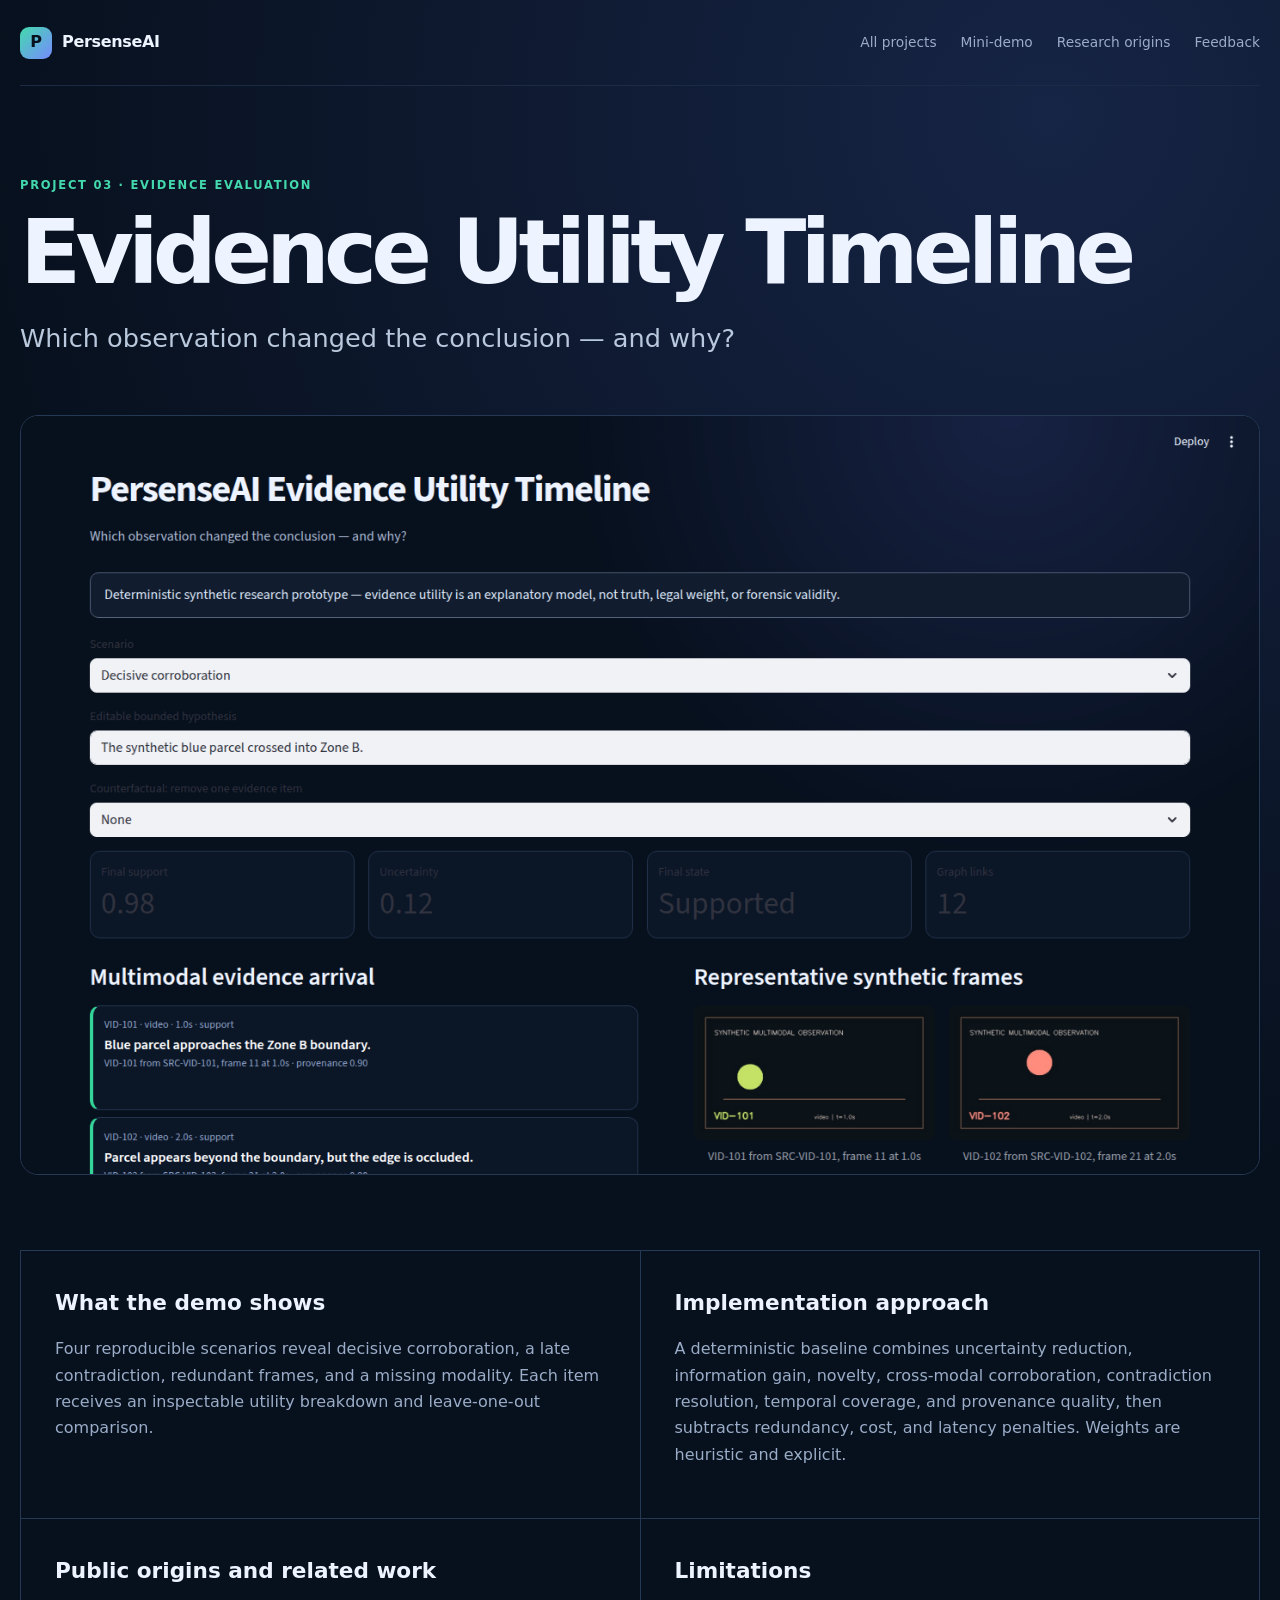
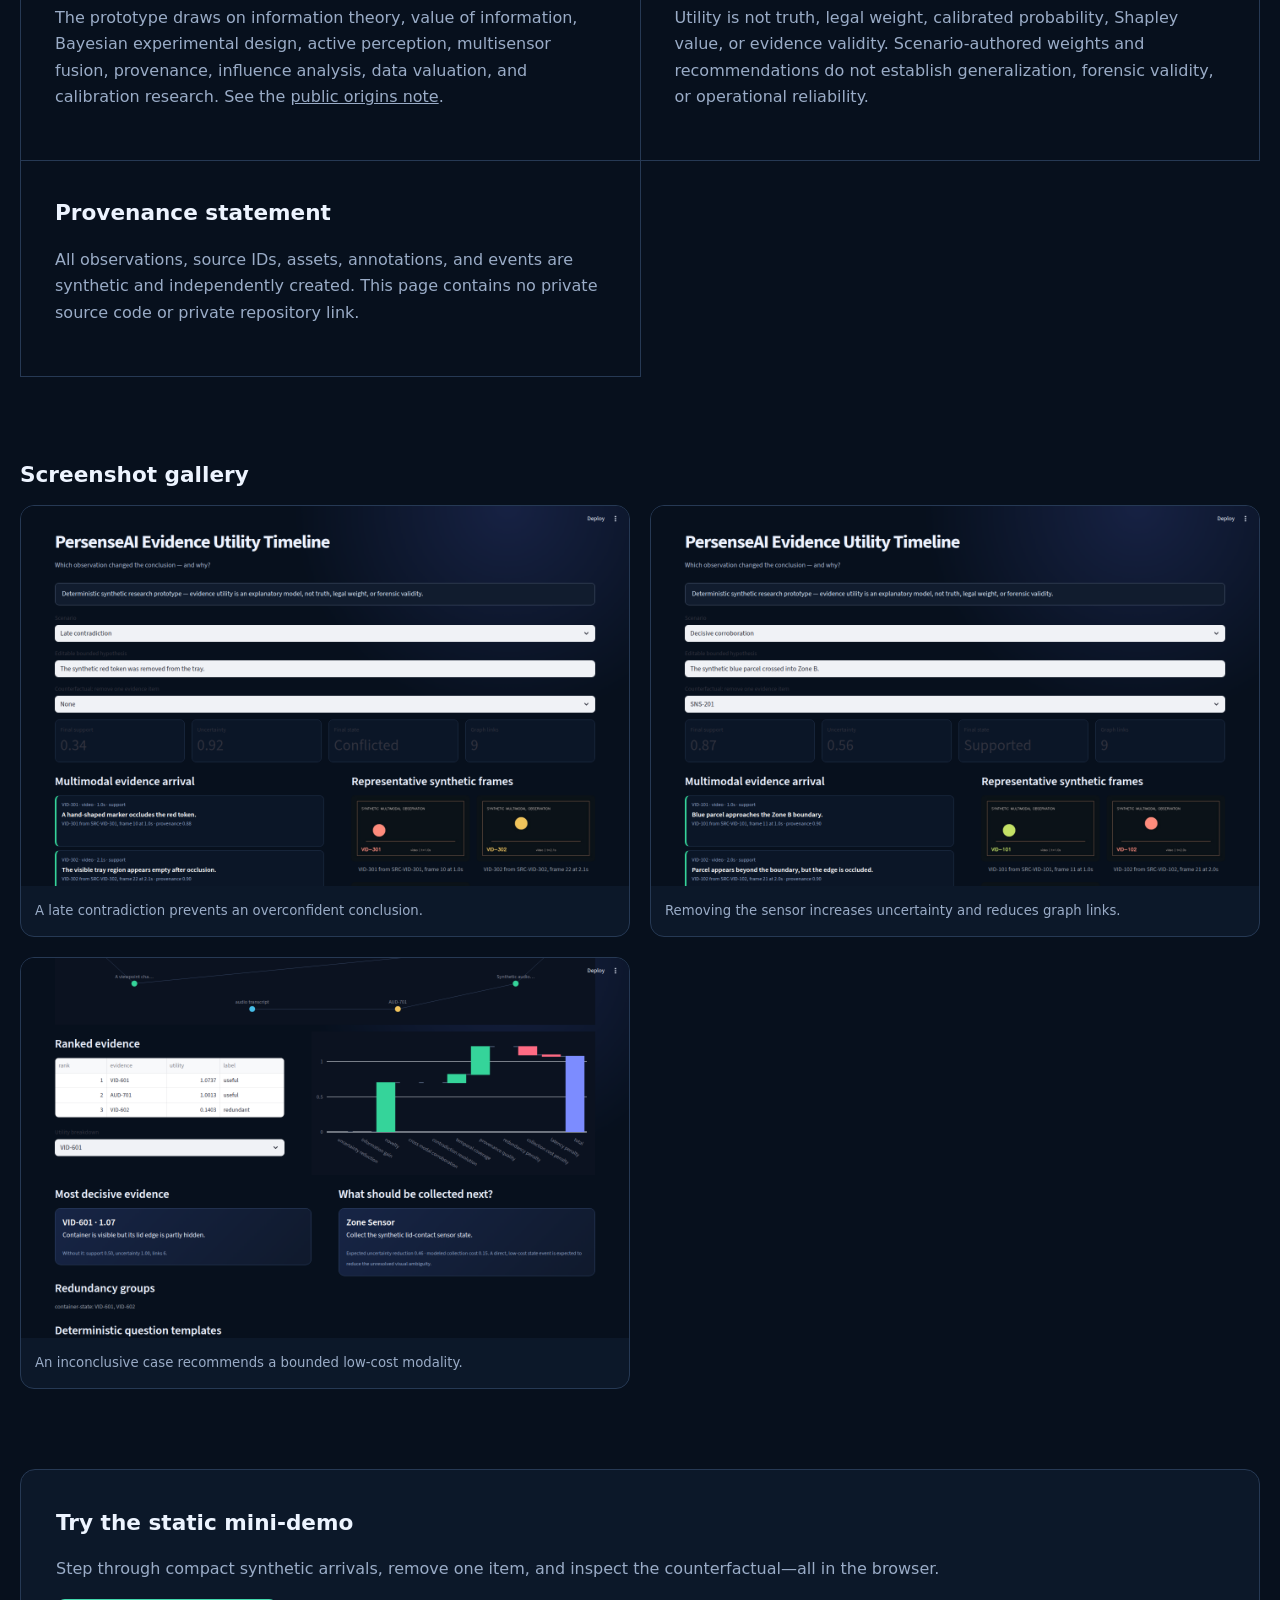
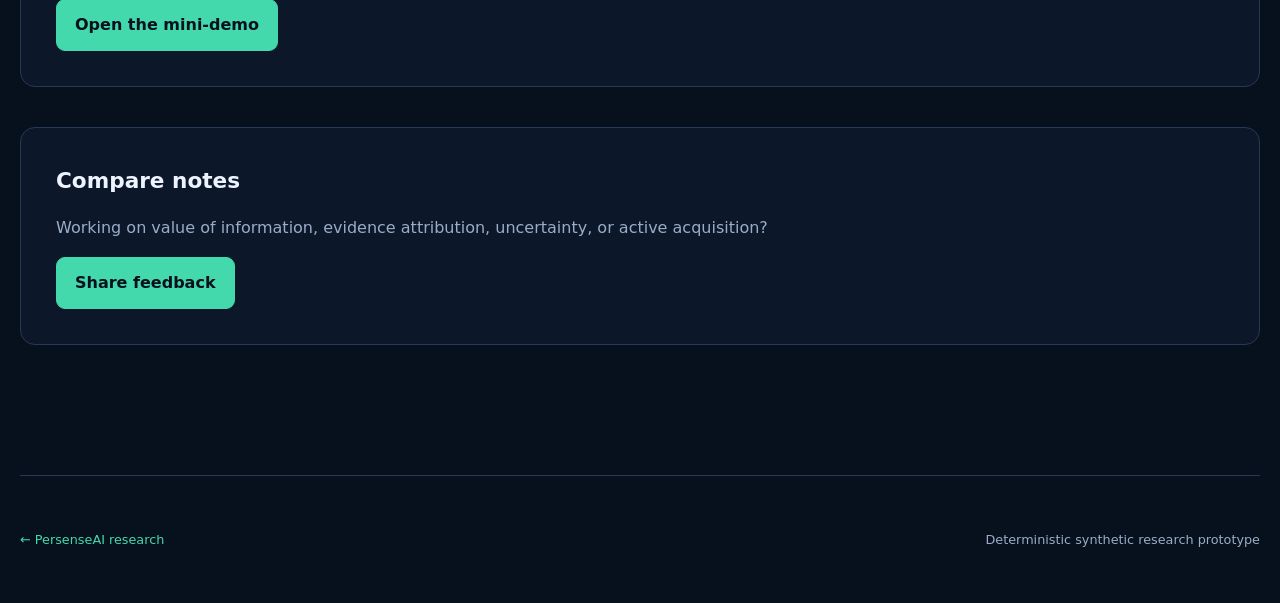
<file: projects/evidence-utility-timeline.html>
<!doctype html><html lang="en"><head><meta charset="utf-8"><meta name="viewport" content="width=device-width,initial-scale=1"><title>Evidence Utility Timeline | PersenseAI</title><meta name="description" content="A deterministic synthetic demo of marginal evidence utility, redundancy, counterfactual contribution, and useful next observations."><link rel="canonical" href="https://persenseai.com/projects/evidence-utility-timeline.html"><meta property="og:type" content="article"><meta property="og:title" content="Evidence Utility Timeline | PersenseAI"><meta property="og:description" content="Which observation changed the conclusion — and why?"><meta property="og:image" content="https://persenseai.com/assets/og/persenseai-social.png"><meta name="twitter:card" content="summary_large_image"><link rel="icon" href="../assets/brand/favicon.svg" type="image/svg+xml"><link rel="stylesheet" href="../styles.css"><script type="application/ld+json">{"@context":"https://schema.org","@type":"CreativeWork","name":"Evidence Utility Timeline","url":"https://persenseai.com/projects/evidence-utility-timeline.html","isPartOf":{"@type":"WebSite","name":"PersenseAI","url":"https://persenseai.com/"}}</script></head><body><a class="skip-link" href="#content">Skip to content</a><header class="site-header shell"><a class="brand" href="../index.html"><span class="brand-mark">P</span>PersenseAI</a><nav aria-label="Project navigation"><a href="../index.html#projects">All projects</a><a href="#demo">Mini-demo</a><a href="../notes/research-origins.html">Research origins</a><a href="mailto:hello@persenseai.com">Feedback</a></nav></header><main id="content" class="project-page shell"><p class="eyebrow">Project 03 · Evidence evaluation</p><h1>Evidence Utility Timeline</h1><p class="project-question">Which observation changed the conclusion — and why?</p><img class="project-hero-image" src="../assets/projects/evidence-utility/overview.png" alt="Dark synthetic Evidence Utility Timeline dashboard with multimodal evidence cards" width="1440" height="1200"><div class="project-details"><section><h2>What the demo shows</h2><p>Four reproducible scenarios reveal decisive corroboration, a late contradiction, redundant frames, and a missing modality. Each item receives an inspectable utility breakdown and leave-one-out comparison.</p></section><section><h2>Implementation approach</h2><p>A deterministic baseline combines uncertainty reduction, information gain, novelty, cross-modal corroboration, contradiction resolution, temporal coverage, and provenance quality, then subtracts redundancy, cost, and latency penalties. Weights are heuristic and explicit.</p></section><section><h2>Public origins and related work</h2><p>The prototype draws on information theory, value of information, Bayesian experimental design, active perception, multisensor fusion, provenance, influence analysis, data valuation, and calibration research. See the <a href="../notes/research-origins.html">public origins note</a>.</p></section><section><h2>Limitations</h2><p>Utility is not truth, legal weight, calibrated probability, Shapley value, or evidence validity. Scenario-authored weights and recommendations do not establish generalization, forensic validity, or operational reliability.</p></section><section><h2>Provenance statement</h2><p>All observations, source IDs, assets, annotations, and events are synthetic and independently created. This page contains no private source code or private repository link.</p></section></div><section class="gallery"><h2>Screenshot gallery</h2><div><figure><img src="../assets/projects/evidence-utility/late-contradiction.png" alt="Late synthetic inventory contradiction changes the hypothesis" loading="lazy"><figcaption>A late contradiction prevents an overconfident conclusion.</figcaption></figure><figure><img src="../assets/projects/evidence-utility/counterfactual.png" alt="Counterfactual removal of a synthetic sensor event" loading="lazy"><figcaption>Removing the sensor increases uncertainty and reduces graph links.</figcaption></figure><figure><img src="../assets/projects/evidence-utility/next-evidence.png" alt="Ranked evidence and next useful sensor recommendation" loading="lazy"><figcaption>An inconclusive case recommends a bounded low-cost modality.</figcaption></figure></div></section><section id="demo" class="project-cta"><h2>Try the static mini-demo</h2><p>Step through compact synthetic arrivals, remove one item, and inspect the counterfactual—all in the browser.</p><a class="button primary" href="../index.html#demo">Open the mini-demo</a></section><section class="project-cta"><h2>Compare notes</h2><p>Working on value of information, evidence attribution, uncertainty, or active acquisition?</p><a class="button primary" href="mailto:hello@persenseai.com">Share feedback</a></section></main><footer class="shell"><a href="../index.html">← PersenseAI research</a><p>Deterministic synthetic research prototype</p></footer></body></html>
</file>
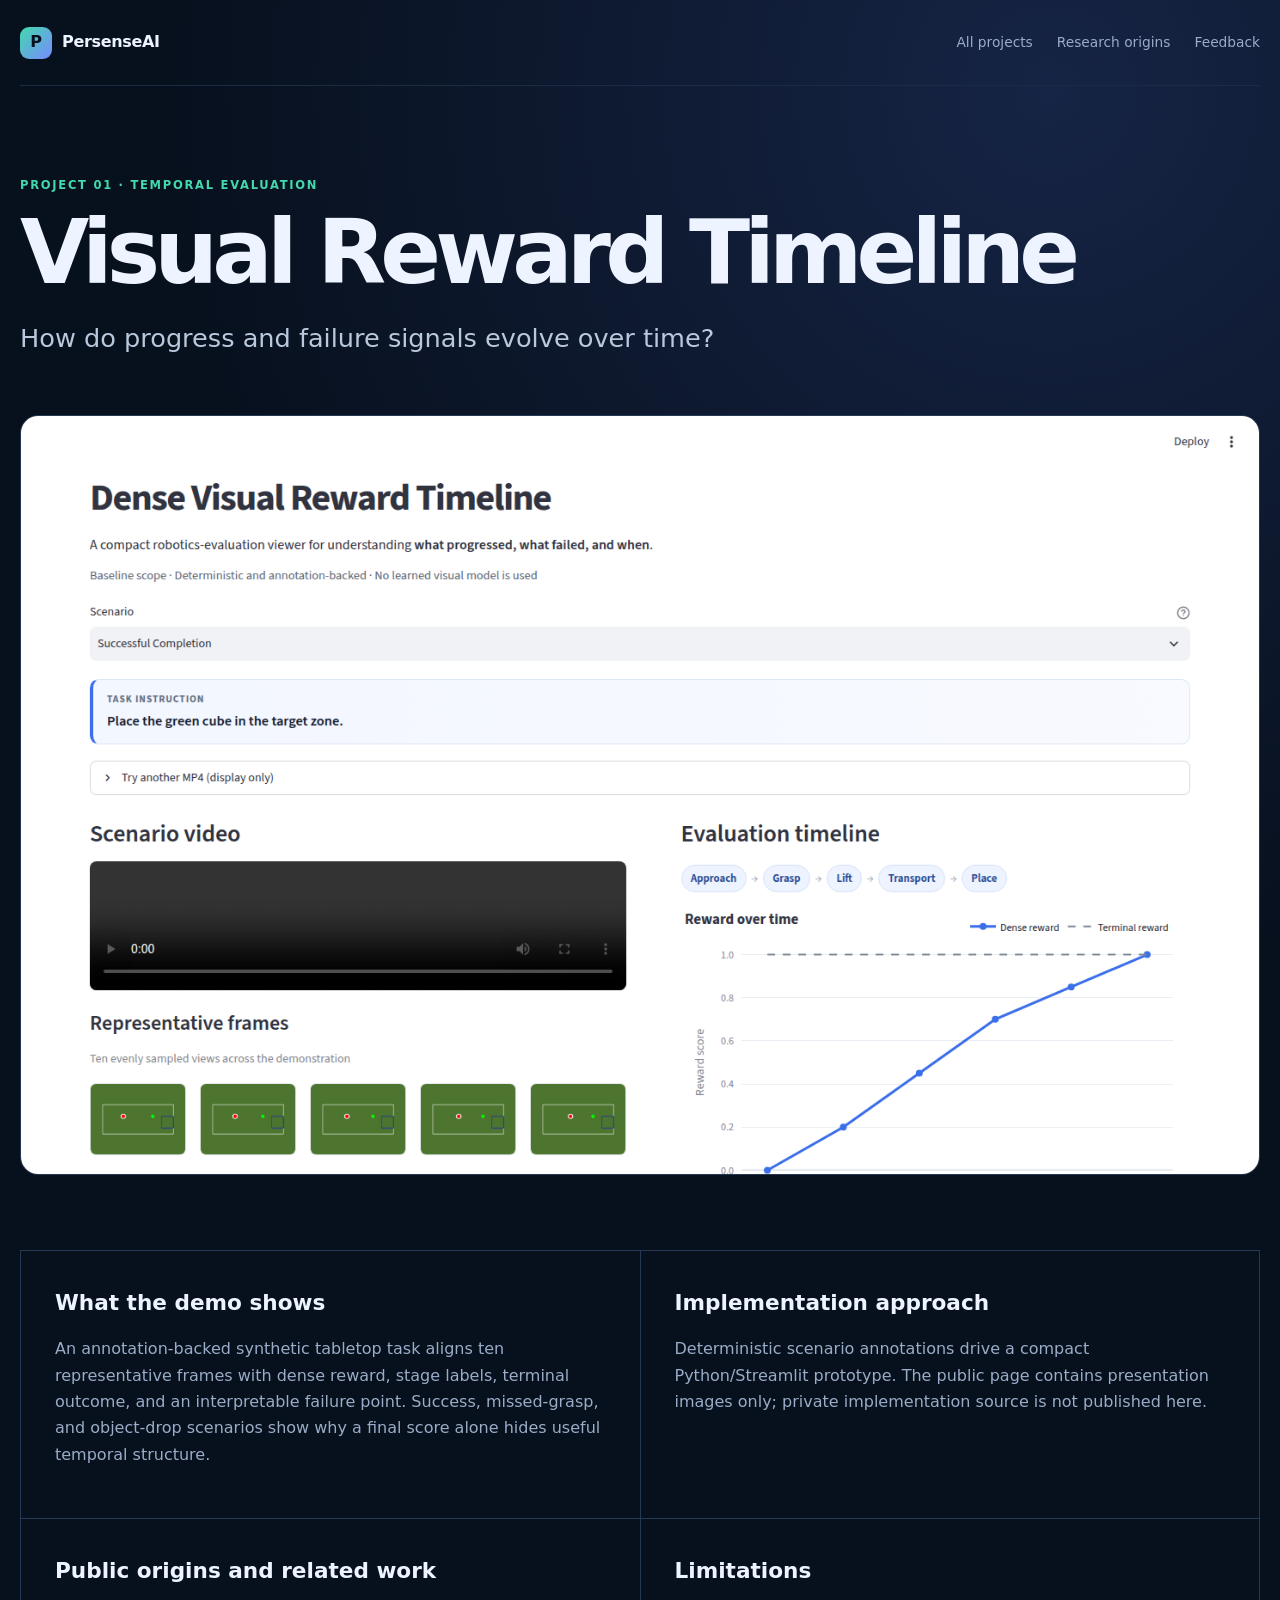
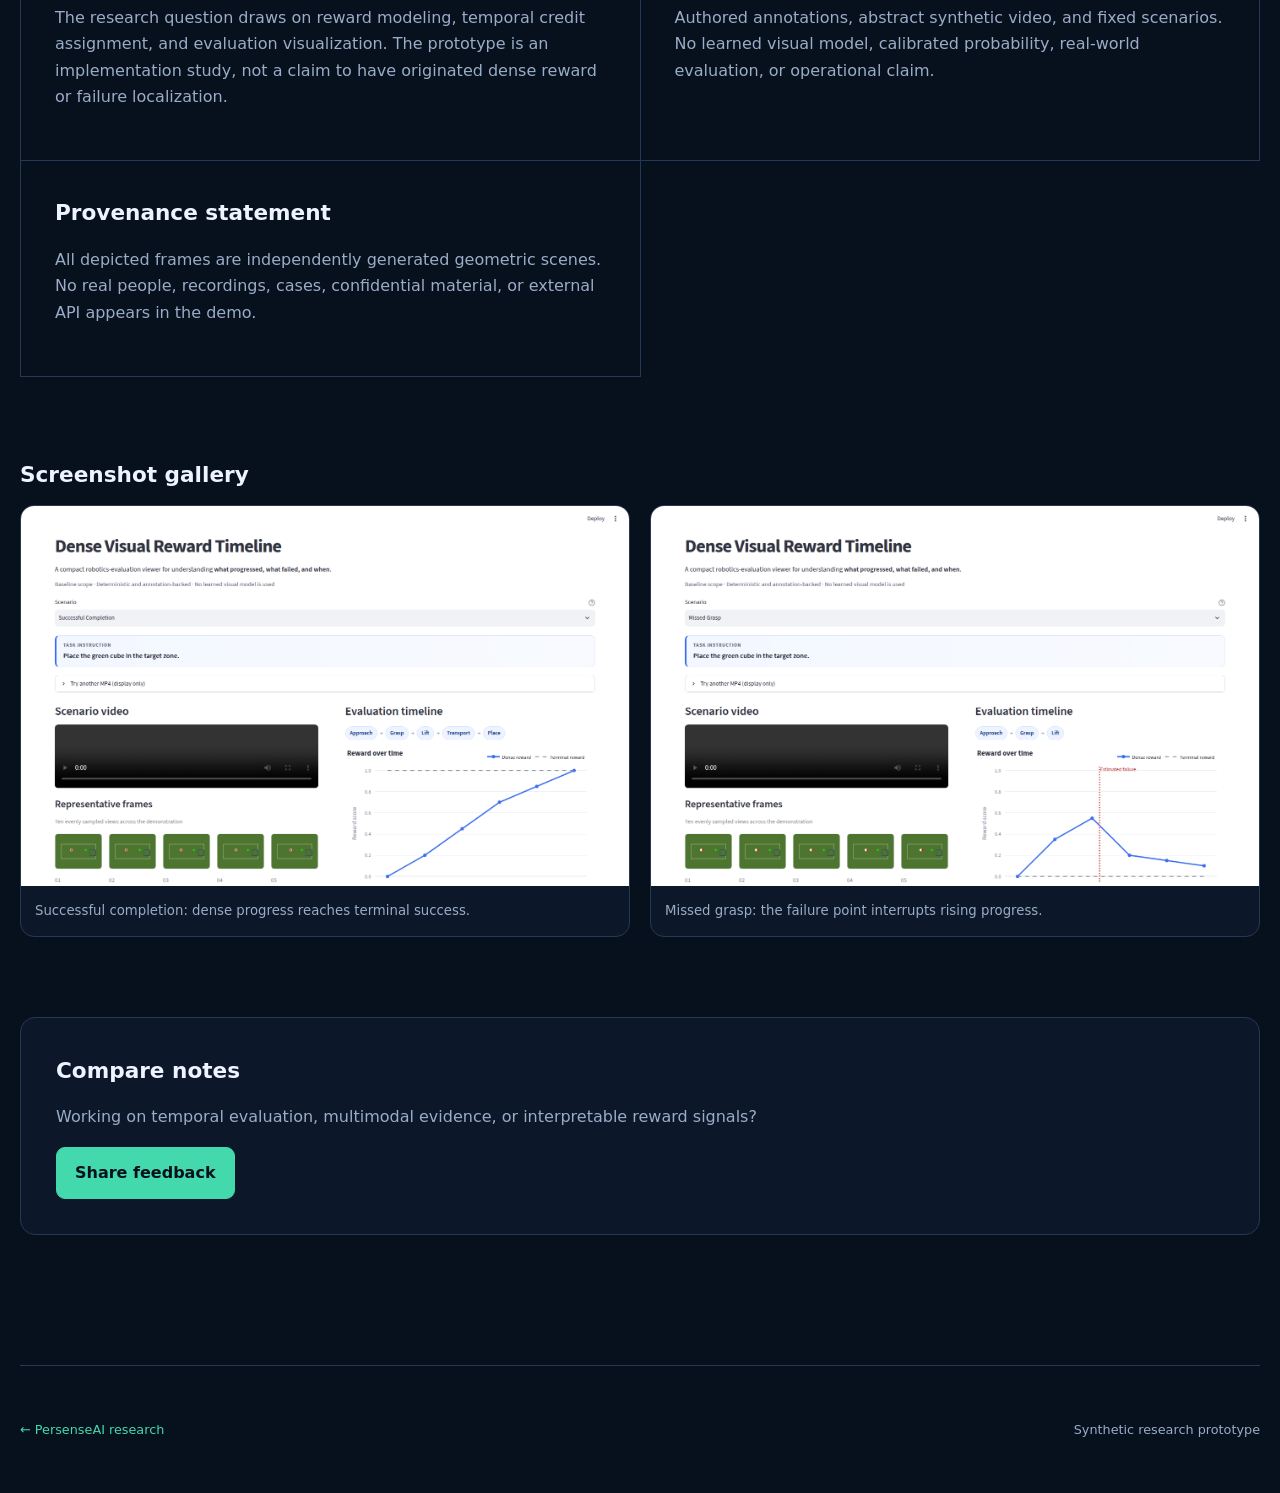
<file: projects/visual-reward-timeline.html>
<!doctype html><html lang="en"><head><meta charset="utf-8"><meta name="viewport" content="width=device-width,initial-scale=1"><title>Visual Reward Timeline | PersenseAI</title><meta name="description" content="A synthetic timeline showing how dense progress and failure signals evolve over time."><link rel="canonical" href="https://persenseai.com/projects/visual-reward-timeline.html"><meta property="og:type" content="article"><meta property="og:title" content="Visual Reward Timeline | PersenseAI"><meta property="og:description" content="How do progress and failure signals evolve over time?"><meta property="og:image" content="https://persenseai.com/assets/og/persenseai-social.png"><meta name="twitter:card" content="summary_large_image"><link rel="icon" href="../assets/brand/favicon.svg" type="image/svg+xml"><link rel="stylesheet" href="../styles.css"><script type="application/ld+json">{"@context":"https://schema.org","@type":"CreativeWork","name":"Visual Reward Timeline","url":"https://persenseai.com/projects/visual-reward-timeline.html","isPartOf":{"@type":"WebSite","name":"PersenseAI","url":"https://persenseai.com/"}}</script></head><body><a class="skip-link" href="#content">Skip to content</a><header class="site-header shell"><a class="brand" href="../index.html"><span class="brand-mark">P</span>PersenseAI</a><nav aria-label="Project navigation"><a href="../index.html#projects">All projects</a><a href="../notes/research-origins.html">Research origins</a><a href="mailto:hello@persenseai.com">Feedback</a></nav></header><main id="content" class="project-page shell"><p class="eyebrow">Project 01 · Temporal evaluation</p><h1>Visual Reward Timeline</h1><p class="project-question">How do progress and failure signals evolve over time?</p><img class="project-hero-image" src="../assets/projects/visual-reward/overview.png" alt="Synthetic Visual Reward Timeline showing representative frames and a rising dense reward curve" width="1440" height="1111"><div class="project-details"><section><h2>What the demo shows</h2><p>An annotation-backed synthetic tabletop task aligns ten representative frames with dense reward, stage labels, terminal outcome, and an interpretable failure point. Success, missed-grasp, and object-drop scenarios show why a final score alone hides useful temporal structure.</p></section><section><h2>Implementation approach</h2><p>Deterministic scenario annotations drive a compact Python/Streamlit prototype. The public page contains presentation images only; private implementation source is not published here.</p></section><section><h2>Public origins and related work</h2><p>The research question draws on reward modeling, temporal credit assignment, and evaluation visualization. The prototype is an implementation study, not a claim to have originated dense reward or failure localization.</p></section><section><h2>Limitations</h2><p>Authored annotations, abstract synthetic video, and fixed scenarios. No learned visual model, calibrated probability, real-world evaluation, or operational claim.</p></section><section><h2>Provenance statement</h2><p>All depicted frames are independently generated geometric scenes. No real people, recordings, cases, confidential material, or external API appears in the demo.</p></section></div><section class="gallery"><h2>Screenshot gallery</h2><div><figure><img src="../assets/projects/visual-reward/overview.png" alt="Successful synthetic task reward timeline" loading="lazy"><figcaption>Successful completion: dense progress reaches terminal success.</figcaption></figure><figure><img src="../assets/projects/visual-reward/failure.png" alt="Synthetic missed grasp reward timeline" loading="lazy"><figcaption>Missed grasp: the failure point interrupts rising progress.</figcaption></figure></div></section><section class="project-cta"><h2>Compare notes</h2><p>Working on temporal evaluation, multimodal evidence, or interpretable reward signals?</p><a class="button primary" href="mailto:hello@persenseai.com">Share feedback</a></section></main><footer class="shell"><a href="../index.html">← PersenseAI research</a><p>Synthetic research prototype</p></footer></body></html>
</file>
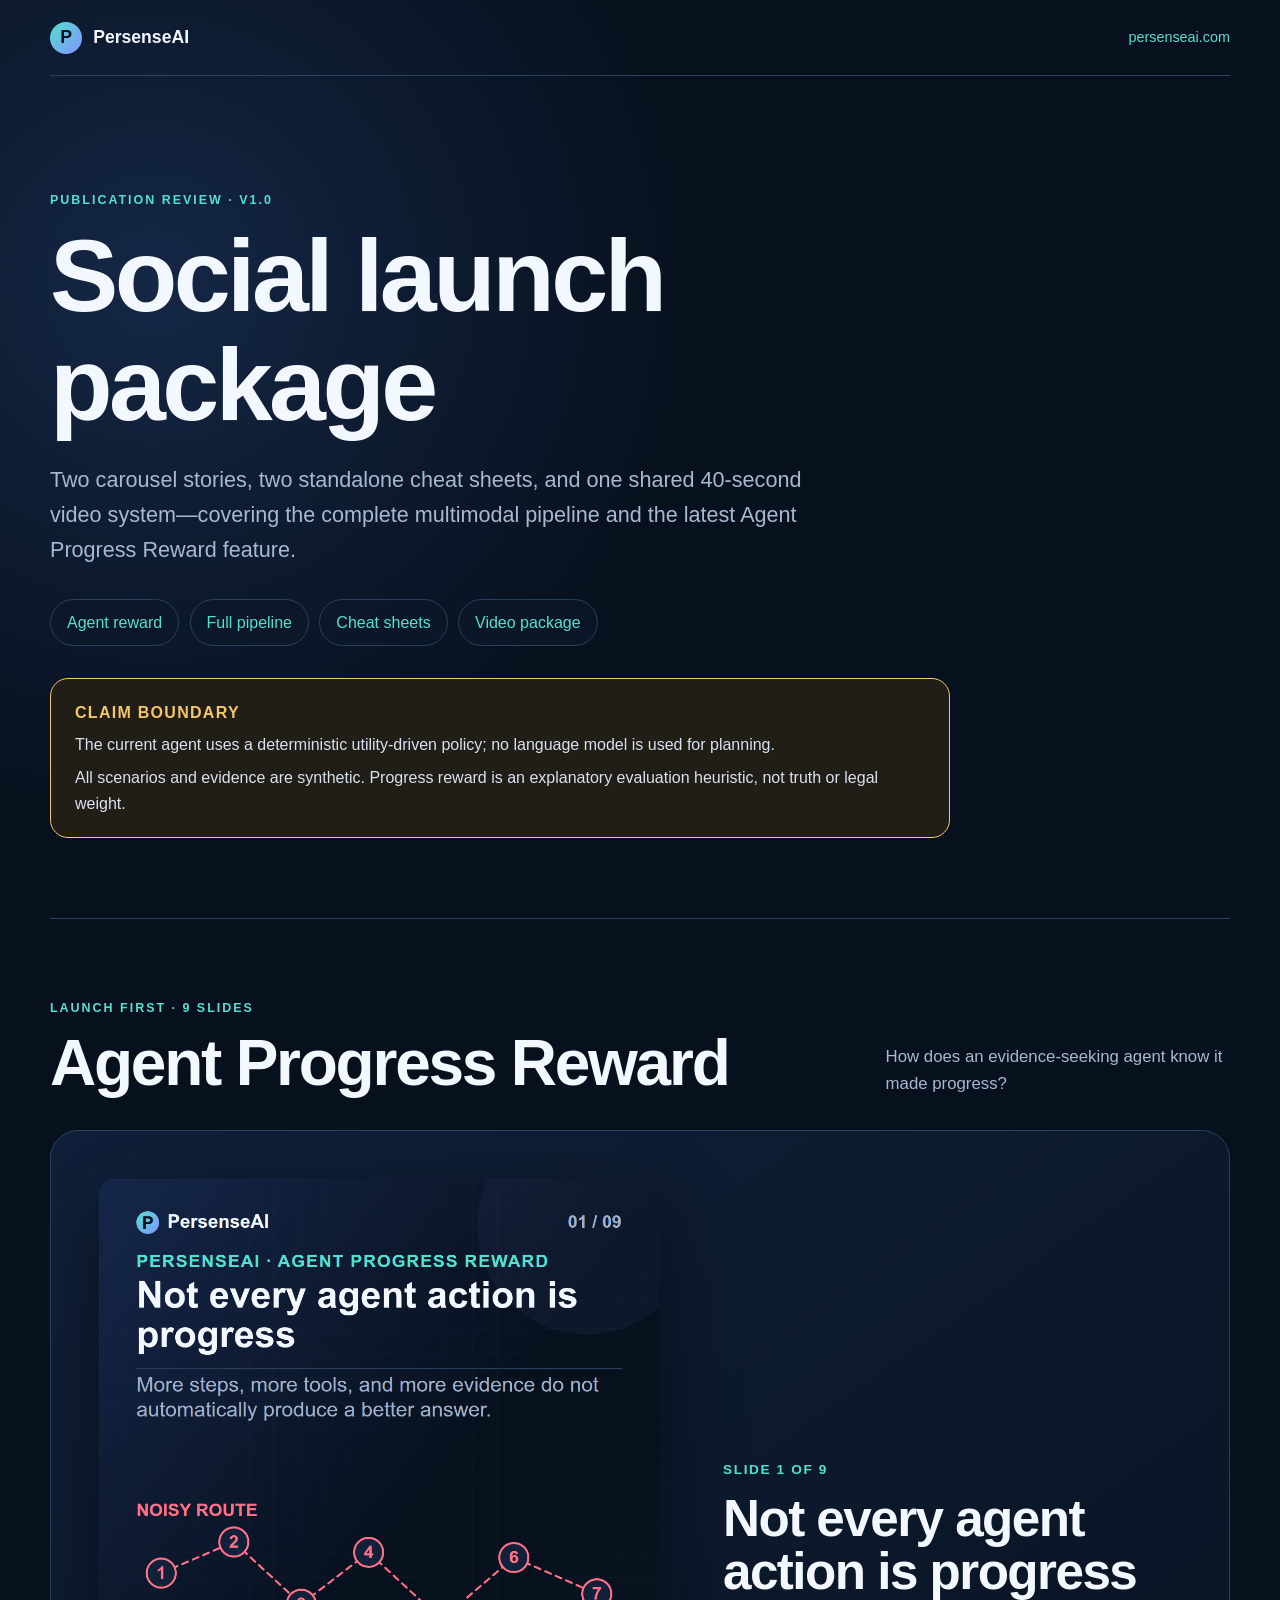
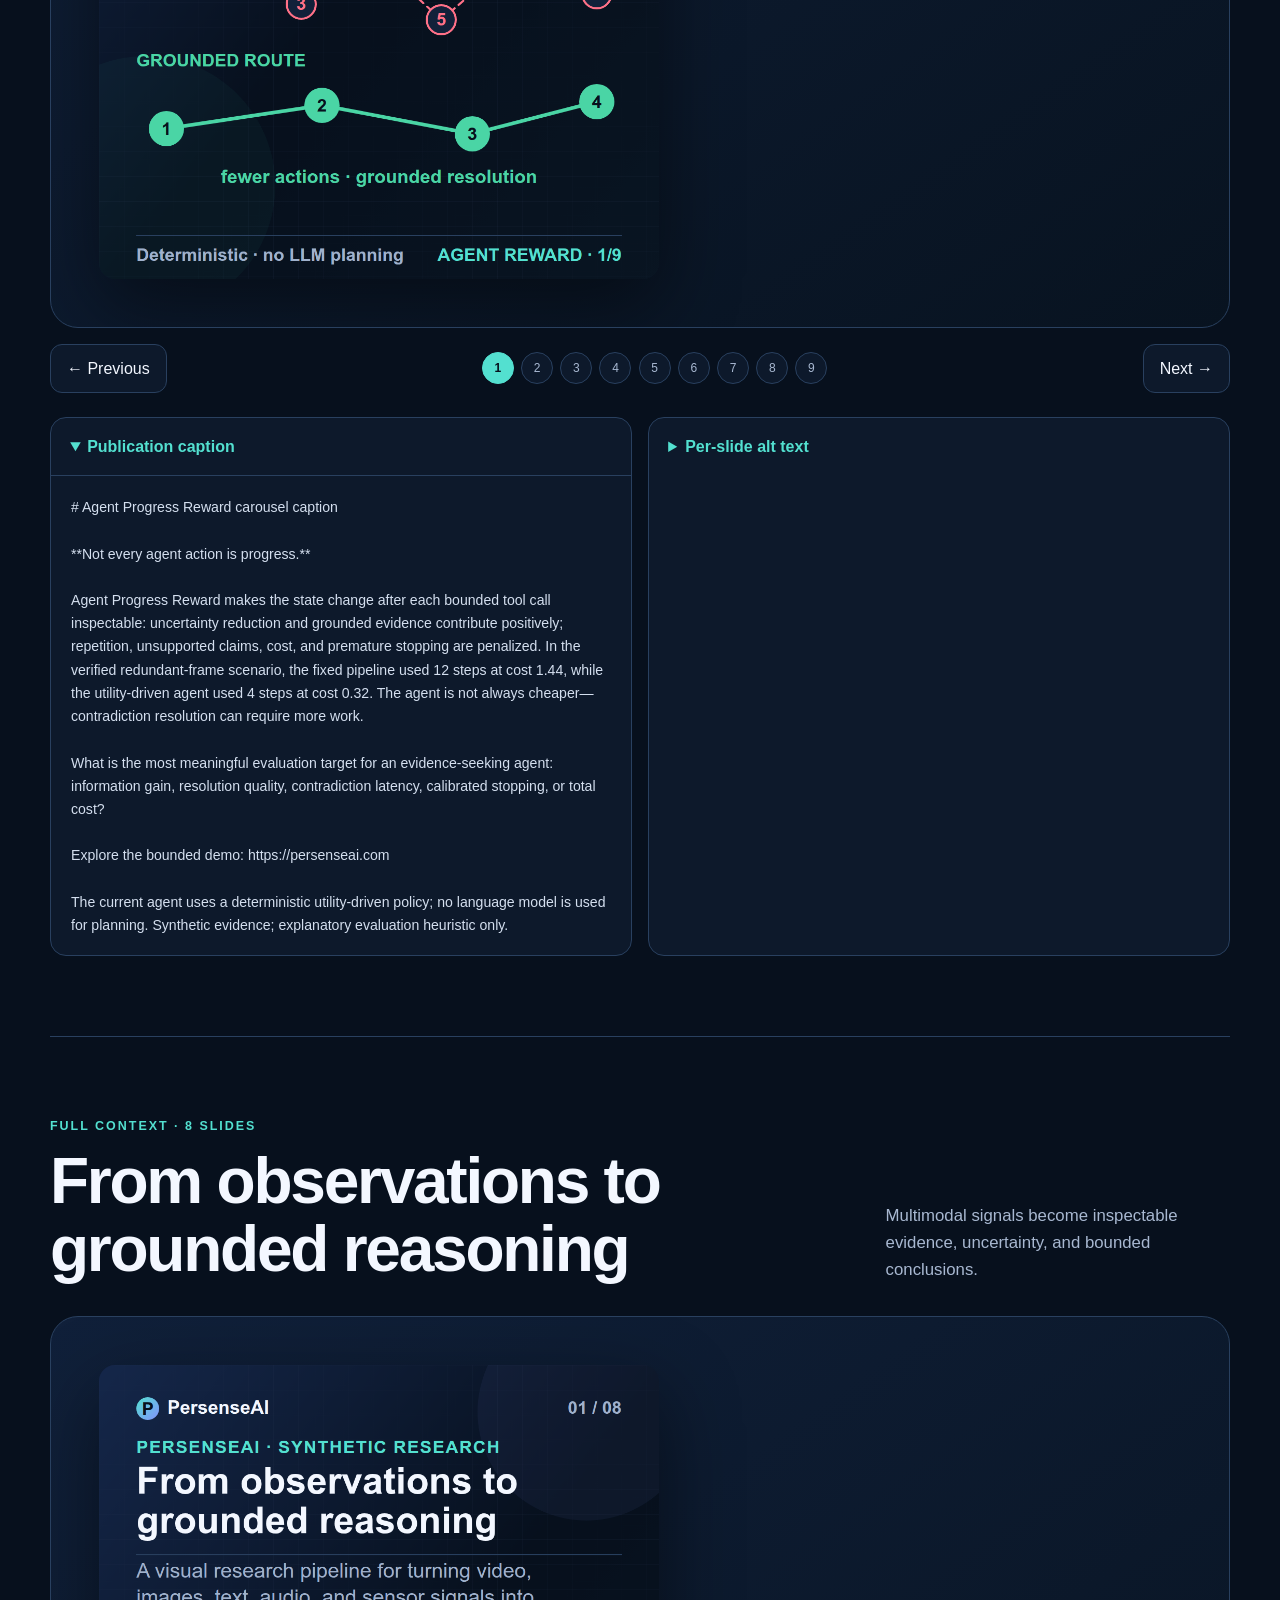
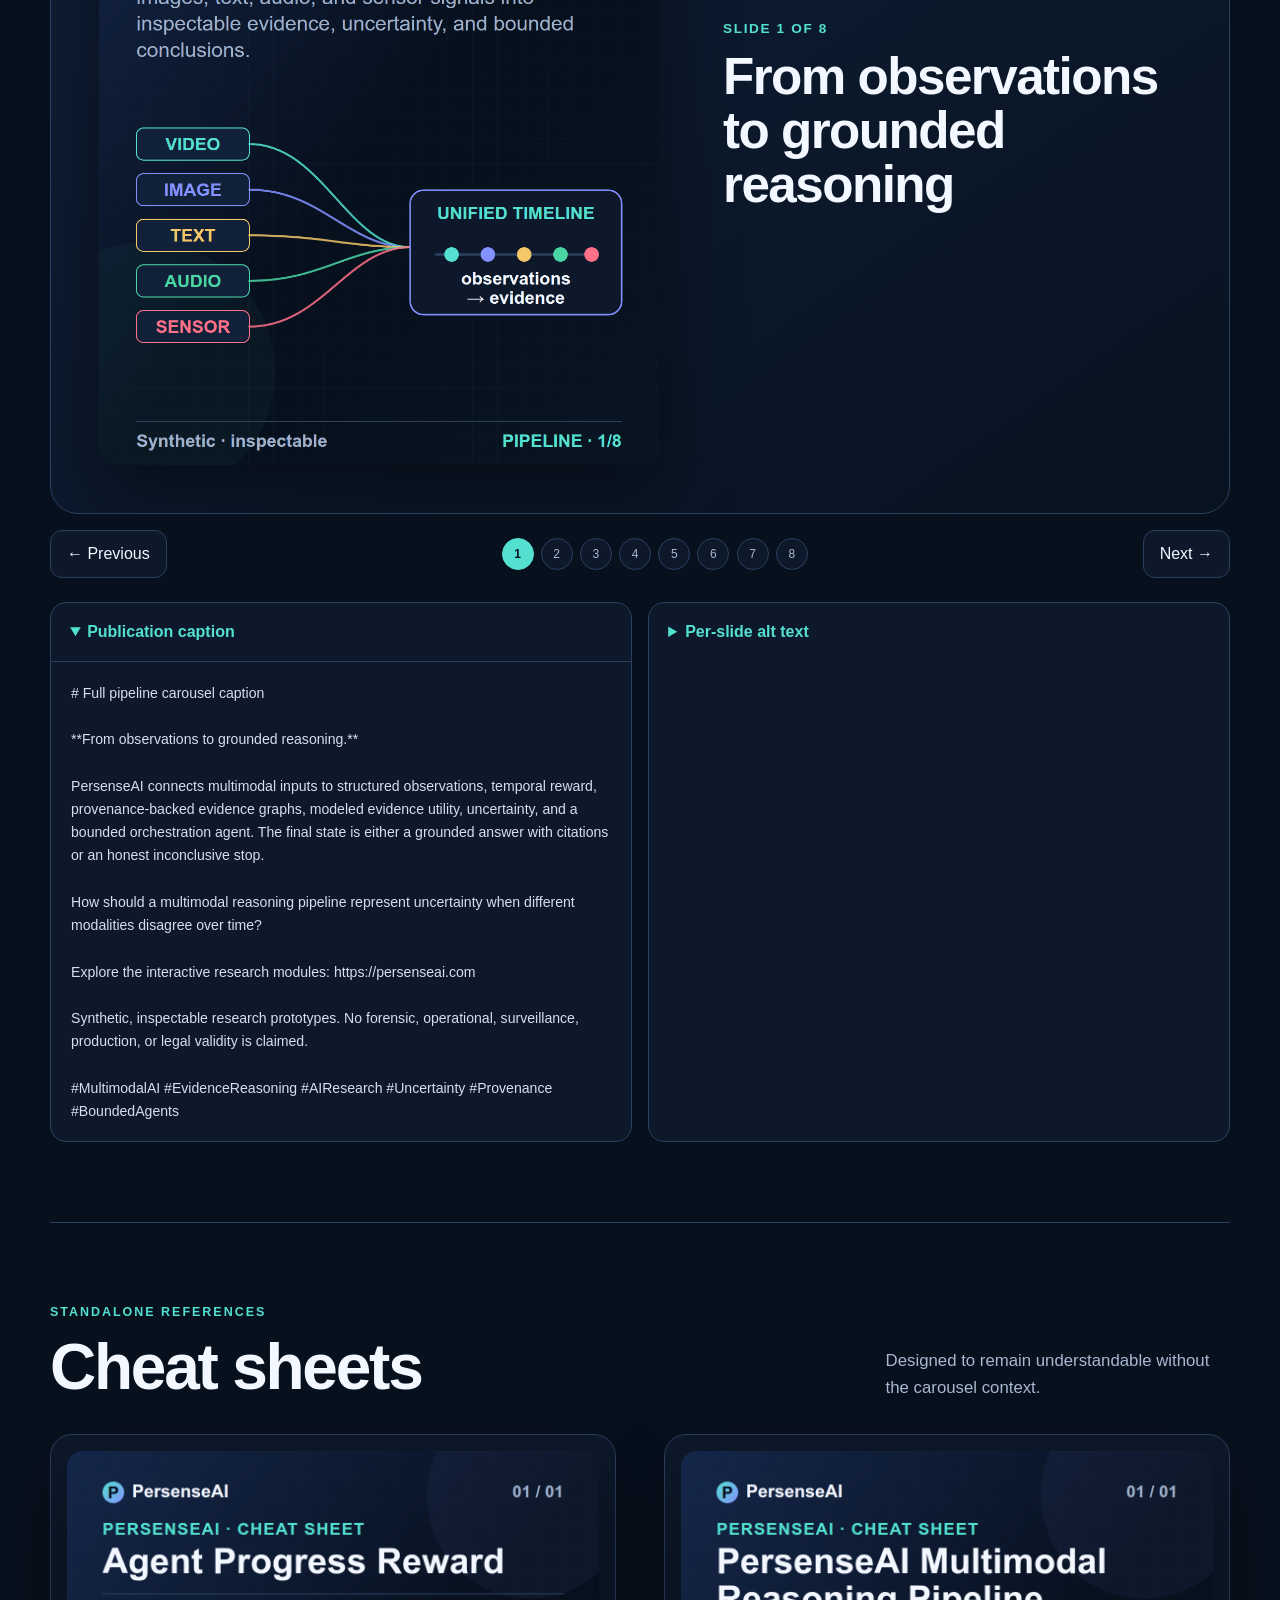
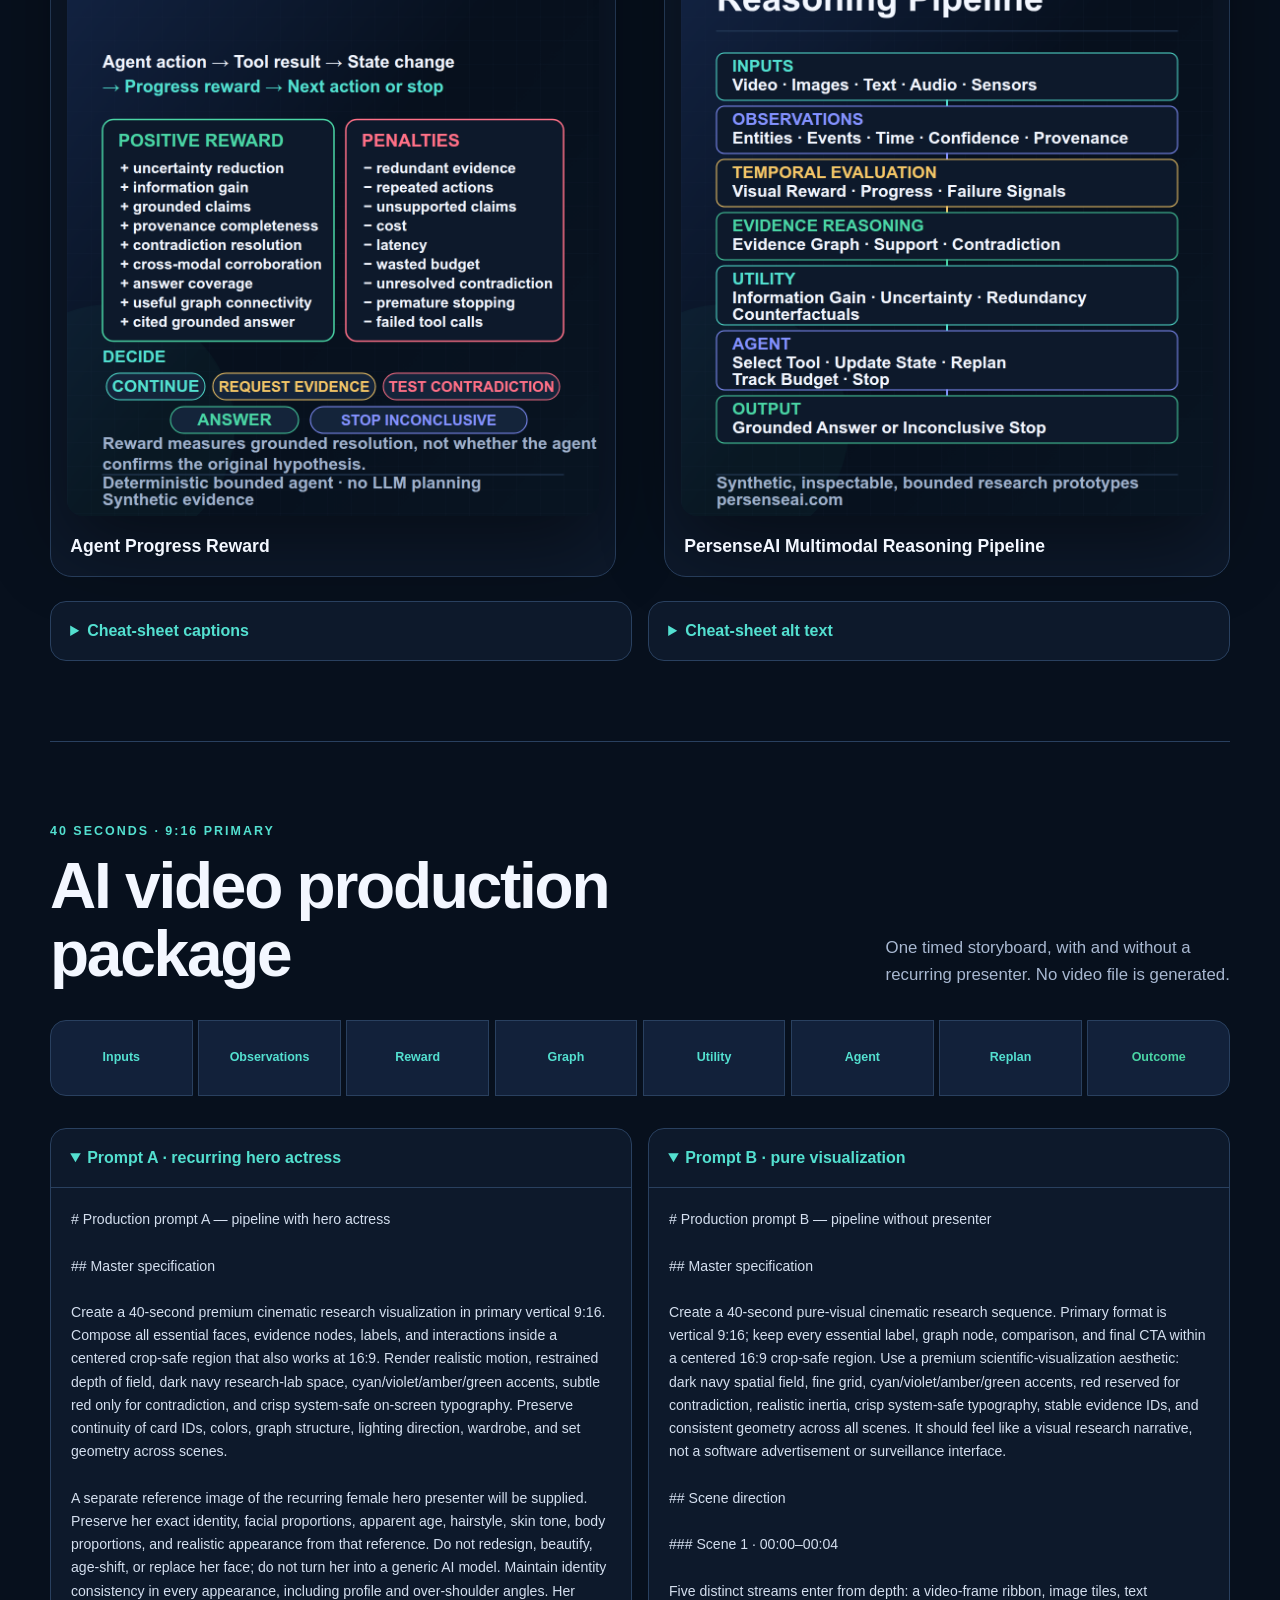
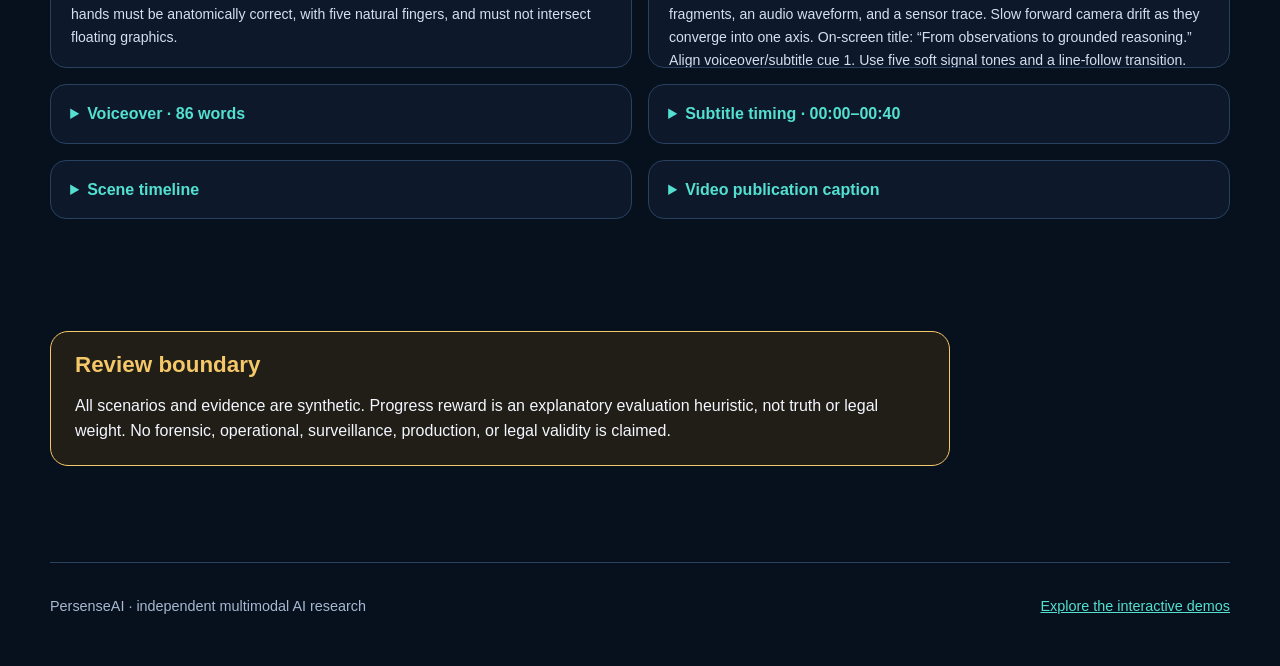
<file: social/preview.html>
<!doctype html>
<html lang="en">
<head>
  <meta charset="utf-8">
  <meta name="viewport" content="width=device-width, initial-scale=1">
  <meta name="description" content="Review the PersenseAI pipeline and Agent Progress Reward social launch assets, captions, alt text, and video production prompts.">
  <title>PersenseAI Social Launch Package</title>
  <link rel="stylesheet" href="preview.css">
</head>
<body>
  <a class="skip-link" href="#main">Skip to package</a>
  <header class="site-header">
    <a class="brand" href="../index.html" aria-label="PersenseAI home"><span aria-hidden="true">P</span>PersenseAI</a>
    <a class="site-link" href="https://persenseai.com">persenseai.com</a>
  </header>

  <main id="main">
    <section class="hero">
      <p class="eyebrow">Publication review · v1.0</p>
      <h1>Social launch package</h1>
      <p class="lede">Two carousel stories, two standalone cheat sheets, and one shared 40-second video system—covering the complete multimodal pipeline and the latest Agent Progress Reward feature.</p>
      <nav class="section-nav" aria-label="Package sections">
        <a href="#agent-carousel">Agent reward</a>
        <a href="#pipeline-carousel">Full pipeline</a>
        <a href="#cheatsheets">Cheat sheets</a>
        <a href="#video">Video package</a>
      </nav>
      <aside class="boundary" aria-label="Technical claim boundary">
        <strong>Claim boundary</strong>
        <p>The current agent uses a deterministic utility-driven policy; no language model is used for planning.</p>
        <p>All scenarios and evidence are synthetic. Progress reward is an explanatory evaluation heuristic, not truth or legal weight.</p>
      </aside>
    </section>

    <section id="agent-carousel" class="package-section">
      <div class="section-heading">
        <div><p class="eyebrow">Launch first · 9 slides</p><h2>Agent Progress Reward</h2></div>
        <p>How does an evidence-seeking agent know it made progress?</p>
      </div>
      <div class="carousel" data-carousel="agent" tabindex="0" aria-label="Agent Progress Reward carousel; use left and right arrow keys">
        <figure class="carousel-stage">
          <img src="agent-reward-carousel/png/agent-reward-01.png" alt="A long noisy action route contrasted with a shorter grounded route." width="1080" height="1350">
          <figcaption><span class="slide-label">Slide 1 of 9</span><span class="slide-title">Not every agent action is progress</span></figcaption>
        </figure>
        <div class="carousel-controls">
          <button type="button" data-direction="previous" aria-label="Previous agent slide">← Previous</button>
          <div class="dots" aria-label="Choose agent slide"></div>
          <button type="button" data-direction="next" aria-label="Next agent slide">Next →</button>
        </div>
      </div>
      <div class="editorial-grid">
        <details open><summary>Publication caption</summary><pre data-markdown="agent-reward-carousel/caption.md">Loading caption…</pre></details>
        <details><summary>Per-slide alt text</summary><pre data-markdown="agent-reward-carousel/alt-text.md">Loading alt text…</pre></details>
      </div>
    </section>

    <section id="pipeline-carousel" class="package-section">
      <div class="section-heading">
        <div><p class="eyebrow">Full context · 8 slides</p><h2>From observations to grounded reasoning</h2></div>
        <p>Multimodal signals become inspectable evidence, uncertainty, and bounded conclusions.</p>
      </div>
      <div class="carousel" data-carousel="pipeline" tabindex="0" aria-label="Full PersenseAI pipeline carousel; use left and right arrow keys">
        <figure class="carousel-stage">
          <img src="pipeline-carousel/png/pipeline-01.png" alt="Five modality streams converge into a unified observation and evidence timeline." width="1080" height="1350">
          <figcaption><span class="slide-label">Slide 1 of 8</span><span class="slide-title">From observations to grounded reasoning</span></figcaption>
        </figure>
        <div class="carousel-controls">
          <button type="button" data-direction="previous" aria-label="Previous pipeline slide">← Previous</button>
          <div class="dots" aria-label="Choose pipeline slide"></div>
          <button type="button" data-direction="next" aria-label="Next pipeline slide">Next →</button>
        </div>
      </div>
      <div class="editorial-grid">
        <details open><summary>Publication caption</summary><pre data-markdown="pipeline-carousel/caption.md">Loading caption…</pre></details>
        <details><summary>Per-slide alt text</summary><pre data-markdown="pipeline-carousel/alt-text.md">Loading alt text…</pre></details>
      </div>
    </section>

    <section id="cheatsheets" class="package-section">
      <div class="section-heading"><div><p class="eyebrow">Standalone references</p><h2>Cheat sheets</h2></div><p>Designed to remain understandable without the carousel context.</p></div>
      <div class="asset-grid">
        <figure><img src="cheatsheets/png/agent-progress-reward-cheatsheet.png" alt="Agent Progress Reward formula, positive components, penalties, and bounded decisions." width="1080" height="1350"><figcaption>Agent Progress Reward</figcaption></figure>
        <figure><img src="cheatsheets/png/persenseai-pipeline-cheatsheet.png" alt="Seven stages of the PersenseAI multimodal reasoning pipeline from inputs to output." width="1080" height="1350"><figcaption>PersenseAI Multimodal Reasoning Pipeline</figcaption></figure>
      </div>
      <div class="editorial-grid">
        <details><summary>Cheat-sheet captions</summary><pre data-markdown="cheatsheets/captions.md">Loading captions…</pre></details>
        <details><summary>Cheat-sheet alt text</summary><pre data-markdown="cheatsheets/alt-text.md">Loading alt text…</pre></details>
      </div>
    </section>

    <section id="video" class="package-section">
      <div class="section-heading"><div><p class="eyebrow">40 seconds · 9:16 primary</p><h2>AI video production package</h2></div><p>One timed storyboard, with and without a recurring presenter. No video file is generated.</p></div>
      <div class="video-flow" aria-label="Eight scene video timeline">
        <span>Inputs</span><span>Observations</span><span>Reward</span><span>Graph</span><span>Utility</span><span>Agent</span><span>Replan</span><span>Outcome</span>
      </div>
      <div class="prompt-grid">
        <details open><summary>Prompt A · recurring hero actress</summary><pre data-markdown="video-prompts/pipeline-with-hero-actress.md">Loading production prompt…</pre></details>
        <details open><summary>Prompt B · pure visualization</summary><pre data-markdown="video-prompts/pipeline-without-presenter.md">Loading production prompt…</pre></details>
        <details><summary>Voiceover · 86 words</summary><pre data-markdown="video-prompts/voiceover-script.md">Loading voiceover…</pre></details>
        <details><summary>Subtitle timing · 00:00–00:40</summary><pre data-markdown="video-prompts/subtitle-script.srt">Loading subtitles…</pre></details>
        <details><summary>Scene timeline</summary><pre data-markdown="video-prompts/scene-timeline.md">Loading scene timeline…</pre></details>
        <details><summary>Video publication caption</summary><pre data-markdown="video-prompts/caption.md">Loading caption…</pre></details>
      </div>
    </section>

    <section class="closing-boundary">
      <h2>Review boundary</h2>
      <p>All scenarios and evidence are synthetic. Progress reward is an explanatory evaluation heuristic, not truth or legal weight. No forensic, operational, surveillance, production, or legal validity is claimed.</p>
    </section>
  </main>

  <footer><span>PersenseAI · independent multimodal AI research</span><a href="https://persenseai.com">Explore the interactive demos</a></footer>
  <script src="preview.js"></script>
</body>
</html>
</file>
<file: styles.css>
:root{--bg:#07101d;--panel:#0c1829;--panel2:#111f35;--line:#263954;--text:#edf4ff;--muted:#9aacc7;--mint:#43d9ad;--blue:#778bff;--amber:#f2c35c;--red:#ff6f88;--max:1240px;color-scheme:dark}*{box-sizing:border-box}html{scroll-behavior:smooth}body{margin:0;background:radial-gradient(circle at 82% 3%,#162445 0,transparent 28%),var(--bg);color:var(--text);font:16px/1.65 Inter,ui-sans-serif,system-ui,-apple-system,BlinkMacSystemFont,"Segoe UI",sans-serif}a{color:inherit}img{display:block;max-width:100%}.shell{width:min(var(--max),calc(100% - 40px));margin-inline:auto}.skip-link{position:fixed;left:12px;top:-80px;z-index:100;background:#fff;color:#000;padding:10px 14px}.skip-link:focus{top:12px}.site-header{min-height:86px;display:flex;align-items:center;justify-content:space-between;border-bottom:1px solid #1b2b43}.brand{display:flex;align-items:center;gap:10px;text-decoration:none;font-weight:760;letter-spacing:-.02em}.brand-mark{display:grid;place-items:center;width:32px;height:32px;border-radius:9px;background:linear-gradient(135deg,var(--mint),var(--blue));color:#07101d;font-weight:900}.site-header nav{display:flex;gap:24px}.site-header nav a{font-size:.86rem;color:var(--muted);text-decoration:none}.site-header nav a:hover,.site-header nav a:focus-visible{color:var(--text)}.nav-toggle{display:none}.hero{min-height:690px;display:grid;grid-template-columns:1fr 1fr;align-items:center;gap:70px;padding-block:80px}.eyebrow{color:var(--mint);font-size:.72rem;font-weight:800;letter-spacing:.15em;text-transform:uppercase;margin:0 0 16px}.hero h1{font-size:clamp(3.1rem,6vw,5.8rem);line-height:.96;letter-spacing:-.065em;margin:0;max-width:710px}.hero h1 span{color:#9eadff}.lede{color:var(--muted);font-size:1.14rem;max-width:660px;margin:28px 0}.actions{display:flex;gap:12px;flex-wrap:wrap}.button{display:inline-flex;padding:12px 18px;border:1px solid var(--line);border-radius:9px;text-decoration:none;font-weight:700}.button.primary{background:var(--mint);border-color:var(--mint);color:#07101d}.button.ghost:hover{border-color:#7185a4}.reasoning-visual{position:relative;height:500px;border:1px solid var(--line);border-radius:26px;background:linear-gradient(145deg,#0f1c31,#091321);overflow:hidden;box-shadow:0 35px 90px #0008}.reasoning-visual:before{content:"";position:absolute;inset:0;background-image:linear-gradient(#25365033 1px,transparent 1px),linear-gradient(90deg,#25365033 1px,transparent 1px);background-size:32px 32px}.modality-stack{position:absolute;left:26px;top:46px;display:grid;gap:10px}.modality-stack span{width:120px;padding:9px 12px;background:#12223a;border:1px solid #2c4262;border-radius:8px;color:#b9c8dc;font-size:.78rem}.modality-stack i{float:right;width:7px;height:7px;border-radius:50%;background:var(--mint);margin-top:6px}.flow-line{position:absolute;left:146px;top:130px;width:75px;border-top:1px dashed #617696}.graph-stage{position:absolute;left:185px;top:58px;width:280px;height:220px}.graph-stage svg{position:absolute;inset:0}.graph-stage path{fill:none;stroke:#617696;stroke-width:1.2}.graph-stage .node{position:absolute;width:17px;height:17px;border-radius:50%;background:var(--blue);box-shadow:0 0 0 7px #778bff18;z-index:2}.graph-stage .n1{left:35px;top:36px}.graph-stage .n2{left:133px;top:76px;background:var(--mint)}.graph-stage .n3{left:69px;top:165px;background:var(--amber)}.graph-stage .n4{left:216px;top:159px;background:var(--red)}.graph-stage b{position:absolute;bottom:-8px;left:58px;font-size:.76rem;color:var(--muted);font-weight:500}.hypothesis-card{position:absolute;right:30px;bottom:102px;width:220px;padding:18px;background:#14243d;border:1px solid #385274;border-radius:13px}.hypothesis-card small{display:block;color:var(--muted);font-size:.62rem;letter-spacing:.1em}.hypothesis-card strong{display:flex;justify-content:space-between;margin:8px 0}.hypothesis-card em{color:var(--mint);font-style:normal}.hypothesis-card>span{display:block;height:6px;background:#263852;border-radius:8px;margin:8px 0}.hypothesis-card>span i{display:block;height:100%;background:var(--mint);border-radius:8px}.answer-chip{position:absolute;right:29px;bottom:35px;padding:10px 15px;border:1px solid #3d5373;border-radius:20px;font-size:.75rem}.answer-chip span{color:var(--mint);margin-left:8px}.section{padding-block:105px}.section-head{max-width:720px;margin-bottom:44px}.section-head h2,.notes-layout h2,.about h2{font-size:clamp(2.1rem,4vw,3.8rem);line-height:1.05;letter-spacing:-.05em;margin:0 0 14px}.section-head p:not(.eyebrow),.split>p,.notes-copy,.about>div:last-child{color:var(--muted)}.section-head.split{max-width:none;display:grid;grid-template-columns:1.4fr .7fr;gap:80px;align-items:end}.principle-grid{display:grid;grid-template-columns:repeat(3,1fr);border-top:1px solid var(--line);border-left:1px solid var(--line)}.principle-grid article{padding:28px;border-right:1px solid var(--line);border-bottom:1px solid var(--line);min-height:220px}.principle-grid article>b{color:var(--mint);font:700 .7rem/1 monospace}.principle-grid h3{margin:36px 0 8px}.principle-grid p{color:var(--muted);font-size:.9rem}.project-grid{display:grid;grid-template-columns:repeat(3,1fr);gap:20px}.project-card{display:flex;flex-direction:column;border:1px solid var(--line);background:var(--panel);border-radius:16px;overflow:hidden}.project-card img{aspect-ratio:16/10;object-fit:cover;object-position:top}.project-card-body{padding:24px;display:flex;flex-direction:column;flex:1}.project-card .tag-row{display:flex;justify-content:space-between;gap:10px;color:var(--mint);font-size:.66rem;text-transform:uppercase;letter-spacing:.1em}.project-card h3{font-size:1.45rem;line-height:1.1;margin:18px 0 8px}.project-card .question{font-weight:700;color:#c7d3e8}.project-card p{color:var(--muted);font-size:.88rem}.project-card .limit{border-top:1px solid var(--line);padding-top:12px}.project-card a{margin-top:auto;color:var(--text);font-weight:700;text-decoration:none}.pipeline-section{background:#0a1424;border-block:1px solid var(--line)}.pipeline-flow{display:grid;grid-template-columns:1fr auto 1fr auto 1fr auto 1fr auto 1fr;gap:15px;align-items:stretch}.pipeline-flow div{padding:20px;border:1px solid var(--line);border-radius:12px;background:#0d1a2c}.pipeline-flow small{display:block;color:var(--mint);font-size:.65rem;text-transform:uppercase;letter-spacing:.1em;margin-bottom:12px}.pipeline-flow strong{font-size:.82rem}.pipeline-flow>i{align-self:center;color:#5e7191;font-style:normal}.demo-shell{border:1px solid var(--line);border-radius:20px;background:#091524;padding:28px}.demo-controls{display:grid;grid-template-columns:1fr auto;gap:18px;align-items:end}.demo-controls label{grid-column:1/-1;color:var(--muted);font-size:.78rem}.demo-controls select{background:#12213a;border:1px solid #364d6e;padding:11px;border-radius:8px;color:var(--text)}button{font:inherit}.step-controls{display:flex;align-items:center;gap:12px}.step-controls button,.evidence-toggle{background:#13243c;border:1px solid #364d6e;color:var(--text);padding:9px 12px;border-radius:8px;cursor:pointer}.step-controls span{min-width:72px;text-align:center;color:var(--muted);font-size:.8rem}.demo-hypothesis{margin:26px 0;padding:20px;border:1px solid #334969;border-radius:13px;background:#111f35}.demo-hypothesis>small,.demo-result small{display:block;color:var(--mint);font-size:.65rem;letter-spacing:.11em}.demo-hypothesis>strong{display:block;font-size:1.25rem;margin:8px 0 18px}.metric-row{display:grid;grid-template-columns:1fr 1fr;gap:18px}.metric-row div{display:grid;grid-template-columns:auto auto;gap:8px}.metric-row b{text-align:right}.metric-row meter{grid-column:1/-1;width:100%}.demo-stream{display:grid;grid-template-columns:repeat(4,1fr);gap:10px}.demo-evidence{position:relative;padding:15px;border:1px solid var(--line);border-top:3px solid var(--mint);border-radius:10px;background:#0c192b;min-height:170px}.demo-evidence.contradict{border-top-color:var(--red)}.demo-evidence.neutral,.demo-evidence.unresolved{border-top-color:var(--amber)}.demo-evidence.inactive{opacity:.35}.demo-evidence.excluded{text-decoration:line-through;opacity:.45}.demo-evidence small{color:var(--muted)}.demo-evidence h3{font-size:.9rem;line-height:1.35}.utility-pill{display:inline-block;border-radius:20px;background:#1c304b;padding:3px 8px;color:var(--mint);font-size:.7rem}.evidence-toggle{position:absolute;right:9px;bottom:9px;padding:5px 8px;font-size:.7rem}.demo-result{display:grid;grid-template-columns:1fr 1fr;gap:16px;margin-top:18px}.demo-result>div{padding:18px;border:1px solid var(--line);border-radius:11px;background:#0d1a2c}.demo-result strong{display:block;margin-top:8px}.demo-result p{color:var(--muted);font-size:.85rem}.disclaimer{color:var(--muted);font-size:.76rem;margin:20px 0 0}.notes-layout,.about{display:grid;grid-template-columns:1fr 1fr;gap:100px;border-top:1px solid var(--line)}.text-link{color:var(--mint);font-weight:700;text-decoration:none}.about{border:1px solid var(--line);border-radius:20px;padding:55px;margin-block:85px;background:linear-gradient(140deg,#0e1b2f,#0a1423)}footer{display:grid;grid-template-columns:1fr auto auto;gap:40px;align-items:center;padding-block:40px;border-top:1px solid var(--line);color:var(--muted);font-size:.8rem}footer .brand{color:var(--text)}:focus-visible{outline:3px solid #fff;outline-offset:3px}
@media(max-width:900px){.site-header{position:relative}.nav-toggle{display:block;background:transparent;border:1px solid var(--line);color:var(--text);padding:7px 10px;border-radius:7px}.site-header nav{display:none;position:absolute;z-index:20;right:0;top:70px;padding:18px;background:#101d30;border:1px solid var(--line);border-radius:10px;flex-direction:column;width:210px}.site-header nav.open{display:flex}.hero{grid-template-columns:1fr;padding-top:60px}.reasoning-visual{height:450px}.principle-grid,.project-grid{grid-template-columns:1fr 1fr}.pipeline-flow{grid-template-columns:1fr}.pipeline-flow>i{transform:rotate(90deg);justify-self:center}.demo-stream{grid-template-columns:1fr 1fr}.section-head.split,.notes-layout,.about{grid-template-columns:1fr;gap:30px}.about{padding:35px}.footer{grid-template-columns:1fr}}
@media(max-width:580px){.shell{width:min(100% - 24px,var(--max))}.hero{min-height:auto;gap:40px}.hero h1{font-size:3.25rem}.reasoning-visual{height:430px}.modality-stack{left:14px}.graph-stage{left:130px;transform:scale(.8);transform-origin:left top}.hypothesis-card{right:18px;bottom:80px}.principle-grid,.project-grid,.demo-stream,.demo-result,.metric-row{grid-template-columns:1fr}.section{padding-block:74px}.demo-controls{grid-template-columns:1fr}.step-controls{justify-content:space-between}.about{margin-inline:12px}.site-header{width:calc(100% - 24px)}footer{grid-template-columns:1fr;gap:10px}.pipeline-section .shell{width:calc(100% - 24px)}}
@media(prefers-reduced-motion:reduce){html{scroll-behavior:auto}*,*:before,*:after{animation-duration:.01ms!important;transition-duration:.01ms!important}}
.project-page{padding-block:90px}.project-page>h1{font-size:clamp(3.2rem,7vw,6.8rem);line-height:.92;letter-spacing:-.065em;margin:0}.project-question{font-size:clamp(1.25rem,2vw,1.8rem);color:#b9c8dc;margin:24px 0 55px}.project-hero-image{width:100%;max-height:760px;object-fit:cover;object-position:top;border:1px solid var(--line);border-radius:18px;background:var(--panel)}.project-details{display:grid;grid-template-columns:1fr 1fr;gap:0;margin-block:75px;border-top:1px solid var(--line);border-left:1px solid var(--line)}.project-details section{padding:34px;border-right:1px solid var(--line);border-bottom:1px solid var(--line)}.project-details h2,.gallery h2,.project-cta h2,.prose h2{font-size:1.35rem;margin:0 0 12px}.project-details p,.gallery figcaption,.project-cta p,.prose p,.source-list{color:var(--muted)}.gallery{margin-block:80px}.gallery>div{display:grid;grid-template-columns:1fr 1fr;gap:20px}.gallery figure{margin:0;border:1px solid var(--line);border-radius:14px;overflow:hidden;background:var(--panel)}.gallery figure img{aspect-ratio:16/10;object-fit:cover;object-position:top}.gallery figcaption{padding:14px;font-size:.83rem}.project-cta{margin:40px 0;padding:35px;border:1px solid var(--line);border-radius:15px;background:var(--panel)}.prose{max-width:900px}.prose>section{margin:65px 0}.source-list{padding-left:22px}.source-list li{margin:13px 0}.source-list a{color:#c9d5eb}.project-page+footer{display:flex;justify-content:space-between}.project-page+footer a{color:var(--mint);text-decoration:none}
@media(max-width:700px){.project-page{padding-top:60px}.project-details,.gallery>div{grid-template-columns:1fr}.project-page .site-header nav{display:flex}.project-details section{padding:24px}}
.project-grid{grid-template-columns:repeat(2,1fr)}.pipeline-flow{grid-template-columns:repeat(5,1fr auto) 1fr}.agent-mode-preview{display:grid;grid-template-columns:1fr 1fr;gap:70px;align-items:center}.agent-mode-preview h2{font-size:clamp(2.2rem,4vw,4rem);line-height:1.03;letter-spacing:-.05em;margin:0}.agent-mode-preview p:not(.eyebrow){color:var(--muted);margin:22px 0}.agent-preview-trace{display:grid;gap:8px;padding:24px;border:1px solid var(--line);border-radius:16px;background:linear-gradient(145deg,#101f35,#091421)}.agent-preview-trace small{color:var(--mint);letter-spacing:.1em}.agent-preview-trace span{display:grid;grid-template-columns:auto 1fr auto;gap:10px;padding:10px;border-left:3px solid var(--blue);background:#13233a;font-size:.8rem}.agent-preview-trace span b{color:#9eafff}.agent-preview-trace span em{color:var(--mint);font-style:normal}.agent-preview-trace>strong{margin-top:10px;color:#ccd8ed}.agent-label{display:inline-block;margin:0 0 34px;padding:9px 13px;border:1px solid #46627f;border-radius:8px;background:#102238;color:#cfe0f5;font-size:.82rem}.agent-pipeline{margin-block:80px}.agent-pipeline h2{font-size:clamp(2rem,4vw,3.4rem);line-height:1.05;letter-spacing:-.045em}.agent-details{grid-template-columns:repeat(2,1fr)}.agent-demo{margin-block:90px;padding:32px;border:1px solid var(--line);border-radius:20px;background:#091524}.agent-demo .section-head{margin-bottom:26px}.agent-demo .agent-label{margin-bottom:28px}.agent-demo-controls{display:grid;grid-template-columns:1fr 1fr;gap:14px}.agent-demo-controls label{display:grid;gap:7px;color:var(--muted);font-size:.78rem}.agent-demo-controls select{width:100%;padding:11px 12px;border:1px solid #3b5273;border-radius:8px;background:#12213a;color:var(--text)}.agent-buttons{grid-column:1/-1;display:flex;gap:8px;flex-wrap:wrap}.agent-buttons button{padding:9px 13px;border:1px solid #3b5273;border-radius:8px;background:#14253d;color:var(--text);cursor:pointer}.agent-buttons button:disabled{opacity:.45;cursor:not-allowed}.agent-state-head{display:flex;justify-content:space-between;align-items:center;gap:20px;margin:26px 0 14px;padding:20px;border:1px solid var(--line);border-radius:12px;background:var(--panel2)}.agent-state-head small{display:block;color:var(--mint);letter-spacing:.1em;font-size:.63rem}.agent-state-head strong{display:block;margin-top:6px}.agent-status{padding:6px 10px;border:1px solid var(--mint);border-radius:999px;color:var(--mint);font-size:.68rem;letter-spacing:.08em;text-transform:uppercase}.agent-metrics{display:grid;grid-template-columns:repeat(6,1fr);gap:8px}.agent-metrics div{padding:13px;border:1px solid var(--line);border-radius:9px;background:#0c192b}.agent-metrics small{display:block;color:var(--muted);font-size:.64rem}.agent-metrics strong{display:block;font-size:1.15rem;margin-top:5px}.agent-decision-grid{display:grid;grid-template-columns:1.25fr .75fr;gap:16px;margin-top:18px}.agent-decision-grid>section,.agent-trace-panel,.agent-comparison{padding:18px;border:1px solid var(--line);border-radius:12px;background:#0c192b}.agent-demo h3{margin:0 0 14px}.table-scroll{overflow-x:auto}.agent-demo table{width:100%;border-collapse:collapse;font-size:.75rem}.agent-demo th,.agent-demo td{padding:9px;border-bottom:1px solid var(--line);text-align:left;vertical-align:top}.agent-demo th{color:var(--muted)}.selected-row{background:#182b42}.selected-tool{display:block;color:var(--mint);font-family:ui-monospace,monospace;overflow-wrap:anywhere}.reason-codes{display:flex;gap:5px;flex-wrap:wrap;margin:12px 0}.reason-codes span{padding:3px 6px;border:1px solid #42597d;border-radius:5px;color:#c4d2e9;font-size:.62rem}.agent-demo details{margin-top:14px}.agent-demo summary{cursor:pointer;color:var(--muted)}.agent-demo pre{white-space:pre-wrap;overflow-wrap:anywhere;padding:12px;background:#07111e;border-radius:8px;color:#c8d7ed;font-size:.7rem}.agent-trace-panel{margin-top:16px}.trace-key{color:var(--muted);font-size:.68rem}.agent-trace{display:grid;gap:7px;padding:0;list-style:none}.agent-trace li{display:grid;grid-template-columns:auto 1fr 1fr;gap:10px;padding:10px;border-left:3px solid var(--blue);background:#101f34;font-size:.76rem}.agent-trace li small{grid-column:2/-1;color:var(--muted)}.agent-trace .empty-trace{display:block;border-left-color:#4a5b74;color:var(--muted)}.agent-final{margin:16px 0;padding:18px;border:1px dashed #3d5270;border-radius:12px;color:var(--muted)}.agent-final.grounded{border-style:solid;border-color:#287b68;background:#0b2825;color:#cceee4}.agent-final.inconclusive{border-style:solid;border-color:#806b35;background:#282414;color:#f1dfad}.agent-final .citations{font-size:.72rem}.agent-comparison{margin-top:16px}.agent-load-error{padding:20px;border:1px solid var(--red)}
@media(max-width:900px){.project-grid{grid-template-columns:1fr 1fr}.pipeline-flow,.agent-flow{grid-template-columns:1fr}.agent-mode-preview{grid-template-columns:1fr;gap:35px}.agent-details,.agent-decision-grid{grid-template-columns:1fr}.agent-metrics{grid-template-columns:repeat(3,1fr)}.agent-trace li{grid-template-columns:1fr}.agent-trace li small{grid-column:auto}.project-body .site-header{flex-wrap:wrap;padding-block:14px}.project-body .site-header nav{display:flex;position:static;width:100%;padding:10px 0 0;background:transparent;border:0;flex-direction:row;overflow-x:auto}.project-body .site-header nav a{white-space:nowrap}}
@media(max-width:580px){.project-grid{grid-template-columns:1fr}.agent-demo{padding:16px;margin-inline:-4px;min-width:0}.agent-demo-controls{grid-template-columns:1fr}.agent-buttons{display:grid;grid-template-columns:1fr 1fr}.agent-state-head{align-items:flex-start;flex-direction:column}.agent-metrics{grid-template-columns:1fr 1fr}.agent-project .project-question{margin-bottom:28px}.agent-decision-grid>section,.agent-comparison{min-width:0}.agent-demo .table-scroll{width:100%;max-width:100%;overflow-x:auto}.agent-demo table{min-width:560px}}
.tool-list{display:flex;flex-wrap:wrap;gap:6px;padding:0;list-style:none}.tool-list code{display:block;padding:4px 7px;border:1px solid #3b5273;border-radius:6px;background:#112139;color:#c6d5ed;font-size:.68rem}
</file>
<file: social/preview.css>
:root {
  color-scheme: dark;
  --bg: #07101d;
  --surface: #0d192b;
  --surface-2: #12213a;
  --line: #29405f;
  --text: #f3f7ff;
  --muted: #a8b8d1;
  --cyan: #53e0d0;
  --violet: #8492ff;
  --amber: #f4c768;
  --green: #4ad5a5;
  --red: #ff7188;
  --max: 1180px;
}

* { box-sizing: border-box; }
html { scroll-behavior: smooth; }
body { margin: 0; min-width: 320px; background: radial-gradient(circle at 12% 4%, #142745 0, var(--bg) 34rem); color: var(--text); font-family: Arial, Helvetica, sans-serif; line-height: 1.6; }
a { color: var(--cyan); }
button, summary { font: inherit; }
.skip-link { position: fixed; left: 1rem; top: -5rem; z-index: 10; padding: .7rem 1rem; background: var(--text); color: var(--bg); }
.skip-link:focus { top: 1rem; }
.site-header, main, footer { width: min(var(--max), calc(100% - 40px)); margin-inline: auto; }
.site-header { min-height: 76px; display: flex; align-items: center; justify-content: space-between; border-bottom: 1px solid var(--line); }
.brand { display: inline-flex; align-items: center; gap: .7rem; color: var(--text); font-size: 1.1rem; font-weight: 800; text-decoration: none; }
.brand span { display: grid; place-items: center; width: 2rem; aspect-ratio: 1; border-radius: 50%; background: linear-gradient(135deg, var(--cyan), var(--violet)); color: var(--bg); }
.site-link { font-size: .9rem; text-decoration: none; }
.hero { padding: clamp(4rem, 9vw, 8rem) 0 5rem; }
.eyebrow { margin: 0 0 .7rem; color: var(--cyan); font-size: .78rem; font-weight: 800; letter-spacing: .16em; text-transform: uppercase; }
h1, h2 { margin: 0; line-height: 1.06; letter-spacing: -.035em; }
h1 { max-width: 920px; font-size: clamp(3.1rem, 8vw, 7rem); }
h2 { font-size: clamp(2rem, 5vw, 4.2rem); }
.lede { max-width: 800px; margin: 1.5rem 0 0; color: var(--muted); font-size: clamp(1.1rem, 2vw, 1.35rem); }
.section-nav { display: flex; flex-wrap: wrap; gap: .65rem; margin: 2rem 0; }
.section-nav a { padding: .6rem 1rem; border: 1px solid var(--line); border-radius: 999px; background: #0b1829cc; text-decoration: none; }
.boundary, .closing-boundary { max-width: 900px; padding: 1.3rem 1.5rem; border: 1px solid var(--amber); border-radius: 18px; background: #211d17; }
.boundary strong { color: var(--amber); text-transform: uppercase; letter-spacing: .08em; }
.boundary p { margin: .45rem 0 0; color: #d9e2f0; }
.package-section { padding: 5rem 0; border-top: 1px solid var(--line); }
.section-heading { display: grid; grid-template-columns: minmax(0, 1.4fr) minmax(250px, .6fr); gap: 2rem; align-items: end; margin-bottom: 2rem; }
.section-heading > p { margin: 0; color: var(--muted); font-size: 1.05rem; }
.carousel { outline: none; }
.carousel:focus-visible { border-radius: 24px; box-shadow: 0 0 0 3px var(--cyan); }
.carousel-stage { display: grid; grid-template-columns: minmax(280px, 560px) 1fr; gap: clamp(1.5rem, 5vw, 5rem); align-items: center; min-height: 700px; margin: 0; padding: clamp(1rem, 4vw, 3rem); border: 1px solid var(--line); border-radius: 28px; background: linear-gradient(145deg, #10203a, #081320); overflow: hidden; }
.carousel-stage img, .asset-grid img { display: block; width: 100%; height: auto; border-radius: 16px; box-shadow: 0 28px 80px #0007; }
.carousel-stage figcaption { display: flex; flex-direction: column; gap: .65rem; }
.slide-label { color: var(--cyan); font-size: .85rem; font-weight: 800; letter-spacing: .12em; text-transform: uppercase; }
.slide-title { max-width: 500px; font-size: clamp(1.8rem, 4vw, 3.8rem); font-weight: 800; line-height: 1.05; letter-spacing: -.03em; }
.carousel-controls { display: grid; grid-template-columns: auto 1fr auto; gap: 1rem; align-items: center; margin-top: 1rem; }
.carousel-controls button { min-height: 48px; padding: .65rem 1rem; border: 1px solid var(--line); border-radius: 12px; background: var(--surface); color: var(--text); cursor: pointer; }
.carousel-controls button:hover, .carousel-controls button:focus-visible { border-color: var(--cyan); }
.dots { display: flex; justify-content: center; flex-wrap: wrap; gap: .45rem; }
.dots button { min-width: 32px; min-height: 32px; padding: 0; border-radius: 50%; color: var(--muted); font-size: .75rem; }
.dots button[aria-current="true"] { border-color: var(--cyan); background: var(--cyan); color: var(--bg); font-weight: 800; }
.editorial-grid, .prompt-grid { display: grid; grid-template-columns: repeat(2, minmax(0, 1fr)); gap: 1rem; margin-top: 1.5rem; }
details { min-width: 0; border: 1px solid var(--line); border-radius: 16px; background: var(--surface); overflow: hidden; }
summary { padding: 1rem 1.2rem; color: var(--cyan); font-weight: 800; cursor: pointer; }
pre { max-height: 480px; margin: 0; padding: 1.25rem; overflow: auto; border-top: 1px solid var(--line); color: #d4dfef; font: .88rem/1.65 Arial, Helvetica, sans-serif; white-space: pre-wrap; overflow-wrap: anywhere; }
.asset-grid { display: grid; grid-template-columns: repeat(2, minmax(0, 1fr)); gap: clamp(1rem, 4vw, 3rem); }
.asset-grid figure { margin: 0; padding: 1rem; border: 1px solid var(--line); border-radius: 22px; background: var(--surface); }
.asset-grid figcaption { padding: 1rem .2rem 0; font-size: 1.1rem; font-weight: 800; }
.video-flow { display: grid; grid-template-columns: repeat(8, minmax(0, 1fr)); gap: .35rem; margin: 2rem 0; }
.video-flow span { display: grid; place-items: center; min-height: 76px; padding: .5rem; border: 1px solid var(--line); background: var(--surface-2); color: var(--cyan); font-size: .78rem; font-weight: 800; text-align: center; }
.video-flow span:first-child { border-radius: 16px 0 0 16px; }
.video-flow span:last-child { border-radius: 0 16px 16px 0; color: var(--green); }
.closing-boundary { margin: 2rem 0 6rem; }
.closing-boundary h2 { color: var(--amber); font-size: 1.4rem; letter-spacing: 0; }
.closing-boundary p { margin-bottom: 0; }
footer { display: flex; justify-content: space-between; gap: 1rem; padding: 2rem 0 3rem; border-top: 1px solid var(--line); color: var(--muted); font-size: .9rem; }

@media (max-width: 760px) {
  .site-header, main, footer { width: min(100% - 28px, var(--max)); }
  .site-header { min-height: 64px; }
  .site-link { display: none; }
  .hero { padding: 3.5rem 0; }
  .section-heading, .carousel-stage, .editorial-grid, .prompt-grid, .asset-grid { grid-template-columns: 1fr; }
  .section-heading { gap: .8rem; }
  .package-section { padding: 3.5rem 0; }
  .carousel-stage { min-height: 0; padding: .75rem; border-radius: 20px; }
  .carousel-stage img { border-radius: 12px; }
  .carousel-stage figcaption { padding: .6rem .4rem .9rem; }
  .carousel-controls { grid-template-columns: 1fr 1fr; }
  .dots { grid-column: 1 / -1; grid-row: 1; }
  .carousel-controls > button { grid-row: 2; }
  .video-flow { grid-template-columns: repeat(2, 1fr); }
  .video-flow span:first-child, .video-flow span:last-child { border-radius: 10px; }
  footer { flex-direction: column; }
}

@media (prefers-reduced-motion: reduce) { html { scroll-behavior: auto; } }
</file>
